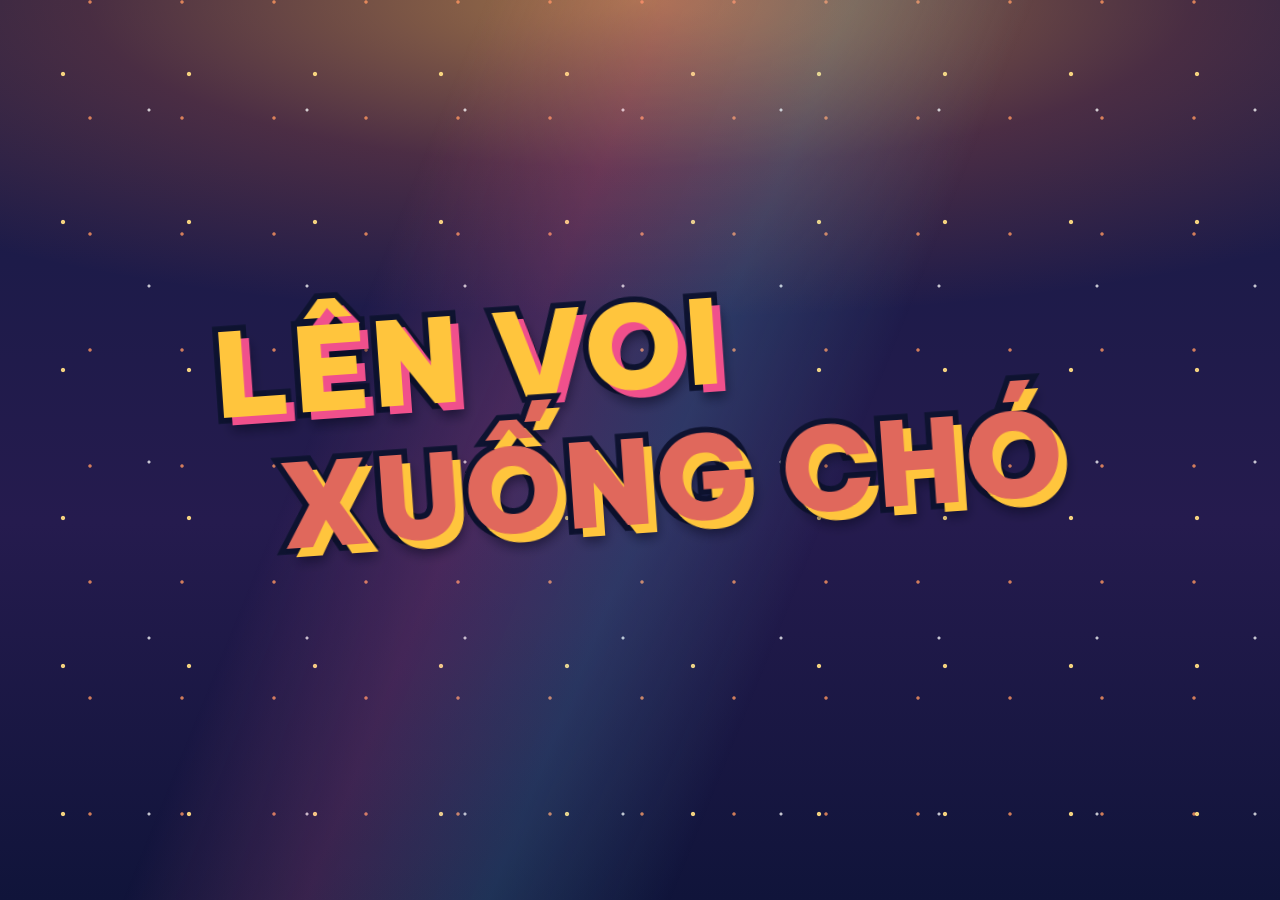
<file: index.html>
<!doctype html>
<html lang="vi">
<head>
<meta charset="utf-8">
<meta name="viewport" content="width=device-width, initial-scale=1, minimum-scale=1, maximum-scale=1, user-scalable=no, viewport-fit=cover">
<link rel="manifest" href="manifest.webmanifest">
<meta name="mobile-web-app-capable" content="yes">
<meta name="apple-mobile-web-app-capable" content="yes">
<meta name="apple-mobile-web-app-status-bar-style" content="black-translucent">
<meta name="apple-mobile-web-app-title" content="Lên Voi Xuống Chó">
<meta name="theme-color" content="#1B1F4A">
<link rel="apple-touch-icon" href="apple-touch-icon.png">
<link rel="icon" type="image/png" sizes="512x512" href="icon-512.png">
<link rel="icon" type="image/png" sizes="32x32" href="favicon-32.png">
<meta name="description" content="Cờ tỷ phú Việt Nam: gieo xúc xắc, mua đất, xây nhà, làm tỷ phú cùng bạn bè. Vào chơi cùng mình nhé!">
<title>Lên Voi Xuống Chó</title>

<!-- Khởi tạo môi trường mobile & font -->
<script src="./js/app-init.js"></script>

<!-- Giao diện chính và sảnh chờ -->
<link rel="stylesheet" href="./css/main.css">
<link rel="stylesheet" href="./css/lobby.css">
</head>
<body>

<script>document.body.classList.add('splash'); setTimeout(() => document.body.classList.remove('splash'), 9000);   /* lưới an toàn: nếu có lỗi thì phòng chờ vẫn hiện */</script>
<div id="app">
  <section id="home">
    <div class="cm">
      <header class="cmtop">
        <div class="logo" aria-label="Lên Voi Xuống Chó"><span>LÊN VOI</span><span>XUỐNG CHÓ</span></div>
        <div class="topr"><span class="lvpill" aria-label="Cấp độ">Cấp <b class="lvv">1</b><i><u class="lvbar"></u></i><small class="lvt">0/100</small></span>
        <div class="r2"><button class="coinpill sndpill" id="homeLb" data-go="lbd" aria-label="Bảng xếp hạng">🏆</button><button class="coinpill sndpill" id="homeDaily" aria-label="Điểm danh hằng ngày">📅<i class="qdot" hidden></i></button><button class="coinpill sndpill" id="homeQuest" aria-label="Nhiệm vụ">🎯<i class="qdot" hidden></i></button><button class="coinpill sndpill" id="homePals" data-go="pals" aria-label="Bạn bè">👥</button><button class="coinpill sndpill" id="homeFs" aria-label="Toàn màn hình" hidden>⛶</button><button class="coinpill sndpill" id="homeSnd" aria-label="Hệ thống">⚙️</button><button class="coinpill sndpill mailpill" id="homeMail" aria-label="Hộp thư">✉️<i class="mdot" hidden>0</i></button><button class="coinpill walpill" data-go="shop" aria-label="Xu và kim cương, mở cửa hàng">🪙 <b class="coinv">0</b><u></u>💎 <b class="gemv">0</b><i>+</i></button></div></div>
      </header>
      <button class="ticker" id="ticker" aria-label="Kênh thế giới: thông báo và tin tuyển người"><span class="tki">📢</span><span class="tkw"><span class="tkt" id="tkText"></span></span><span class="tkgo">Xem</span></button>
      <div class="cmgrid">
        <button class="pan pA" data-go="setup"><span class="pchar" data-av="0"></span><span class="ptitle">Chơi với máy</span><span class="bubble">Đấu với 1 đến 3 máy</span><span class="stk">VÔ!</span></button>
        <button class="pan pF pProf" id="homeProf" aria-label="Hồ sơ"><span class="pchar" data-av="1"></span><span class="ptitle" id="homeProfName">Hồ sơ</span><span class="bubble" id="homeProfSub">Cấp 1</span></button>
        <button class="pan pB" data-go="friend"><span class="pchar" data-av="2"></span><span class="ptitle">Chơi với bạn</span><span class="bubble">Phòng riêng có ID, mật khẩu</span></button>
        <button class="pan pC pShop" data-go="shop"><span class="pchar" data-av="3"></span><span class="ptitle">Cửa hàng</span><span class="bubble">Vật phẩm và trang phục</span><span class="stk s3">MỚI!</span></button>
        <button class="pan pE" data-go="rank"><span class="pchar" data-cup="1"></span><span class="ptitle">Xếp hạng</span><span class="bubble">Thắng lên điểm, leo hạng <b class="tierv">Đồng</b></span><span class="stk s2">POW!</span></button>
        <button class="guidebtn cont" id="contBtn" hidden>▶ Chơi tiếp</button>
        <button class="guidebtn" id="guideBtn" data-go="pals" aria-label="Bạn bè">👥 Bạn bè</button>
      </div>
    </div>
  </section>

  <section id="pals" hidden>
    <div class="cm frx">
      <button class="back" data-go="home">‹ Quay lại</button>
      <header class="cmtop"><h1 class="ctitle">Bạn bè</h1><span class="coinpill">🪙 <b class="coinv">0</b></span></header>
      <div class="frtabs" id="frTabs"><button class="on" data-t="mine">Bạn bè</button><button data-t="req">Lời mời <i class="frbadge" id="frBadge" hidden>0</i></button><button data-t="find">Tìm bạn</button></div>
      <div class="frme"><span>Mã kết bạn của bạn: <b id="frMyId">…</b></span><button class="btn primary shareEarn" id="frLink">✉️ Mời bạn chơi cùng</button></div>
      <div class="frsearch" id="frSearch" hidden><input id="frQ" maxlength="20" placeholder="Nhập tên hoặc ID" aria-label="Tìm bạn theo tên hoặc ID"><button class="btn primary" id="frGo">Tìm</button></div>
      <div id="frReal"></div>
      <div id="frList"></div>
    </div>
  </section>

  <section id="shop" hidden>
    <div class="cm">
      <button class="back" data-go="home">‹ Quay lại</button>
      <header class="cmtop"><span class="shopk" data-av="3" aria-hidden="true"></span><h1 class="ctitle">Cửa hàng</h1><span class="coinpill walpill">🪙 <b class="coinv">0</b><u></u>💎 <b class="gemv">0</b></span></header>
      <p class="sub">Mua đồ ở đây. Muốn xem đồ đã mua và chọn món mang vào ván thì mở Túi đồ trong Hồ sơ.</p>
      <div class="tag">📣 Loa thế giới</div>
      <div id="loaBox"></div>
      <div class="tag shtag gemtag">💎 Hàng kim cương</div>
      <p class="sub shsub">Món đẹp và hiếm, chỉ mua bằng kim cương.</p>
      <div id="gemGrid" class="rotgrid"></div>
      <div class="tag o shtag">⏰ Hàng theo giờ <em id="hrLeft"></em></div>
      <p class="sub shsub">5 tiếng đổi hàng một lần, mỗi lần 4 món, mỗi món mua tối đa 2 lần.</p>
      <div id="hrGrid" class="rotgrid"></div>
      <div class="tag g shtag">📅 Hàng tuần <em id="wkLeft"></em></div>
      <p class="sub shsub">Mỗi tuần 5 món, đổi vào sáng thứ Hai.</p>
      <div id="wkGrid" class="rotgrid"></div>
      <div id="oldShop" hidden><div id="packBar"></div><div id="shopGrid"></div><div id="fitGrid"></div><div id="avGrid"></div><div id="plGrid"></div></div>
      <div class="tag">Kim cương và xu</div>
      <p class="sub shsub">Xu và kim cương có từ nhiệm vụ và chơi game.</p>
      <div class="earn">
        <button class="ebtn shareEarn"><b>✉️ Mời bạn chơi cùng</b><small>Tính vào nhiệm vụ chia sẻ</small></button>
      </div>
      <div class="eggshop"><span class="eggi">🥚</span><div class="eggt"><b>Trứng thối</b><small>Ném vào bạn bè cho vui (hảo cảm −3). Đang có <b class="eggn">0</b></small></div><button class="btn primary" data-buyegg="1">1 quả · 10 🪙</button><button class="btn" data-buyegg="5">5 quả · 40 🪙</button></div>
    </div>
  </section>

  <section id="setup" hidden>
    <button class="back" data-go="home">‹ Quay lại</button>
    <h1>Chơi với máy</h1>
    <p class="sub">Đặt tên, chọn Người hoặc Máy.</p>
    <div class="panel" style="max-width:520px">
      <div id="slots"></div>
      <div class="lenrow"><button type="button" data-len="l">🏛️ Ván dài<small>60 vòng</small></button><button type="button" data-len="q">⚡ Ván nhanh<small>20 vòng</small></button></div>
      <div class="diffbox"><small class="difftag">Độ khó của máy</small><div class="diffrow"><button type="button" data-diff="1">😊 Dễ<small>Máy hiền</small></button><button type="button" data-diff="2">🙂 Trung bình<small>Biết dùng đồ</small></button><button type="button" data-diff="3">😈 Cao thủ<small>Tính kỹ</small></button></div></div>
      <p class="iqnote" id="iqNote"></p>
      <button class="btn primary" id="startBtn" style="width:100%;margin-top:6px">🎲 Vô chơi!</button>

    </div>
  </section>

  <section id="friend" hidden>
    <button class="back" data-go="home">‹ Quay lại</button>
    <h1>Chơi với bạn</h1>
    <div id="friendForm" style="max-width:520px">
      <div class="panel" id="crPanel">
        <div class="crhd"><i>🎲</i><span><b>Tạo phòng riêng</b><small>Bạn bè bấm ⚡ Vào nhanh là vào phòng luôn</small></span></div>
        <h2>Tạo phòng</h2>
        <label class="fl" hidden>Tên của bạn<input class="inp2" id="cName" maxlength="14" value="Bạn"></label>
        <div class="fl">Mật khẩu<div class="rlen rpwm"><button type="button" data-rpw="1">🔒 Có mật khẩu</button><button type="button" data-rpw="0" class="on">🔓 Không mật khẩu</button></div></div>
        <label class="fl" id="cPwL" hidden>Mật khẩu phòng<input class="inp2" id="cPw" maxlength="12" inputmode="numeric" placeholder="Ít nhất 2 số"></label>
        <div class="fl">Chế độ<div class="rlen"><button type="button" data-rlen="l" class="on">🏛️ Ván dài<small>60 vòng</small></button><button type="button" data-rlen="q">⚡ Ván nhanh<small>20 vòng</small></button></div></div>
        <p class="err" id="cErr"></p>
        <button class="btn primary" id="createRoom" style="width:100%">Tạo phòng</button>
      </div>
      <div class="panel rbrowse" id="roomBrowse"><div class="rbh"><b>🏠 Phòng đang mở</b><input class="inp2" id="rbQ" placeholder="ID phòng hoặc tên chủ phòng…" autocomplete="off"><button type="button" class="rbref" id="rbRef" aria-label="Tìm lại">↻</button><button type="button" class="rbquick" id="rbQuick">⚡ Vào nhanh</button></div><div id="rbList"><p class="say">Đang tải danh sách phòng…</p></div></div>
      <div class="panel" id="joinPanel" style="margin-top:10px" hidden>
        <h2>Vào phòng</h2>
        <label class="fl" hidden>Tên của bạn<input class="inp2" id="jName" maxlength="14" value="Bạn"></label>
        <label class="fl">ID phòng<input class="inp2" id="jId" inputmode="numeric" maxlength="5" placeholder="5 chữ số"></label>
        <label class="fl">Mật khẩu phòng<input class="inp2" id="jPw" maxlength="12" inputmode="numeric" placeholder="Bỏ trống nếu phòng không có"></label>
        <button class="btn" id="joinRoom" style="width:100%">Vào phòng</button>
      </div>
      <p class="err rberr" id="jErr"></p>
    </div>
    <div id="roomBox" class="panel" hidden>
      <div class="rbL">
        <h2>Phòng chờ</h2>
        <div class="rcode"><div class="roomid">ID phòng <b id="rId"></b></div><div class="roomid">Mật khẩu <b id="rPw"></b></div><div class="roomid rmode">Chế độ <b id="rMode"></b></div></div>
        <div class="rlen rmodesel" id="rModeSel" hidden><button type="button" data-rlm="l">🏛️ Ván dài</button><button type="button" data-rlm="q">⚡ Ván nhanh</button></div>
        <div class="rshare"><button class="btn primary" id="inviteIn">👥 Mời bạn</button><button class="btn" id="shareRoom">📤 Mời bạn bè</button><button class="btn" id="worldRoom">📢 Loa thế giới</button></div>
        <p class="demo" id="roomNote" hidden></p>
      </div>
      <div class="rbR">
        <div id="fSlots"></div>
        <label id="botFillL" class="fl" style="display:flex;align-items:center;gap:8px"><input type="checkbox" id="botFill" checked style="width:20px;height:20px"> Thêm máy chơi vào chỗ trống</label>
        <p class="err" id="sErr"></p>
        <div class="rbtns"><button class="btn primary" id="startRoom">Bắt đầu ván</button><button class="btn" id="leaveRoom">Thoát</button></div>
      </div>
      <div class="rbChat"><div class="lcList" id="lcList"><p class="lcEmpty">Chào cả phòng đi 👋</p></div><form class="lcIn" id="lcForm"><input id="lcText" maxlength="80" placeholder="Nhắn cho cả phòng…" autocomplete="off" enterkeyhint="send"><button class="btn primary" type="submit">Gửi</button></form>
      </div>
    </div>
  </section>

  <section id="world" hidden>
    <button class="back" data-go="home">‹ Quay lại</button>
    <h1>Chơi thế giới</h1>
    <p class="sub">Game tự ghép bạn với 3 người chơi khác đang tìm trận.</p>
    <div id="worldForm" class="panel" style="max-width:520px">
      <label class="fl">Tên của bạn<input class="inp2" id="wName" maxlength="14" value="Bạn"></label>
      <button class="btn primary" id="findBtn" style="width:100%">Tìm trận</button>
    </div>
    <div id="matchBox" class="panel" style="max-width:520px" hidden>
      <h2 id="mState">Đang tìm người chơi</h2>
      <div id="mSlots" style="margin:10px 0"></div>
      <p class="demo">Bản chơi thử này chưa kết nối mạng, nên ba đối thủ ghép được là máy đóng vai người chơi.</p>
      <button class="btn" id="cancelMatch" style="width:100%">Hủy tìm trận</button>
    </div>
  </section>

  <section id="lbd" hidden>
    <div class="lbx">
      <button class="lbback" data-go="home">‹ Quay lại</button>
      <div class="lbhero"><h1>BẢNG XẾP HẠNG</h1><div class="lbcup" data-cup="1"></div></div>
      <div class="lbtabs" id="lbTabs"><button class="lbtab on" data-t="lv">Cấp<small>Kinh nghiệm</small></button><button class="lbtab" data-t="fr">Bạn bè<small>Cấp độ</small></button><button class="lbtab" data-t="rk">Hạng<small>Điểm xếp hạng</small></button></div>
      <p class="lbnote" id="lbNote"></p>
      <div id="lbList"></div>
    </div>
  </section>
  <section id="rank" hidden>
    <div class="cm rkx">
      <div class="rkhero">
        <button class="back" data-go="home">‹ Quay lại</button>
        <div class="rkrays"></div><div class="rkslash s1"></div><div class="rkslash s2"></div>
        <div class="rkspeed"><i></i><i></i><i></i><i></i><i></i><i></i><i></i></div>
        <div class="rktop">
          <h1 class="rktitle"><span>XẾP</span><span>HẠNG</span></h1>
          <div class="rkcrew"><span class="rkch c2" data-av="2"></span><span class="rkch c1" data-av="1"></span><span class="rkch c3" data-av="3"></span><span class="rkch c0" data-av="0"></span></div>
        </div>
        <div class="rkmid">
          <div class="rkemb"><span class="rkburst"></span><span class="tieri" id="tierIcon">🥉</span><i class="spk a">✦</i><i class="spk b">✦</i><i class="spk c">✧</i></div>
          <div class="tierinf rkinfo"><b id="tierName">Hạng Đồng</b><small id="tierPts">0 điểm</small><i><u id="tierBar"></u></i><small id="tierNext"></small></div>
        </div>
        <div class="rkl"><i>🥉</i><i>🥈</i><i>🥇</i><i>💠</i><i>💎</i><i>👑</i></div>
        <span class="rkhint">🎁 Chạm để xem quà lên hạng</span>
      </div>
      <div class="rkpts" id="rkPts"></div><div class="rkgap">⚖️ Ghép trận cân sức: chỉ gặp người chơi chênh tối đa ±1 hạng</div><div class="rkladder" id="rkLadder"></div>
      <div class="weekbox rkweek"><em>⚡</em><div><small>Luật của tuần này</small><b id="wkName"></b><span id="wkDesc"></span></div></div>
      <div class="rktopbox" id="rkTop"><b>🏆 Top cao thủ</b><div id="rkTopL"><p class="say">Đang tải…</p></div></div>
      <div id="rankForm" class="panel rkgo">

        <button type="button" class="rkmode solo" id="rFindBtn"><i>⚔️</i><span><b>ĐẤU ĐƠN</b></span></button>
        <button type="button" class="rkmode duo" id="rFind2"><i>🤝</i><span><b>ĐẤU ĐÔI</b><small>Lập đội 2 vs 2</small></span></button>
      </div>
      <details class="rkmore"><summary>📜 Luật Xếp hạng nhanh</summary>
        <ul class="rkrules">
          <li>20 vòng, khoảng 15 phút. Vào ván có sẵn 600 và 3 ô đất</li>
          <li>Tiền thuê tăng 15% sau mỗi 5 vòng</li>
          <li>Hết vòng 10 và vòng 15, người có tổng tài sản thấp nhất bị loại</li>
          <li>Thắng ngay khi tổng tài sản chạm 3.000 hoặc có 2 huy hiệu đủ màu</li>
          <li>Mỗi 5 vòng có một sự kiện toàn bàn</li>
          <li>Người dẫn đầu bị truy nã: ai thu được tiền thuê của họ được thưởng thêm 50%</li>
          <li>Không dùng vật phẩm. Bỏ ván giữa chừng không được thưởng</li>
          <li>6 hạng: Đồng 0 · Bạc 150 · Vàng 400 · Bạch kim 800 · Kim cương 1300 · Huyền thoại 2000 điểm. Hạng càng cao, thua càng mất nhiều điểm</li>
          <li>Bạc và Vàng có bảo hộ: thua không bị rớt xuống hạng dưới</li>
          <li>Ghép trận chỉ gặp người chênh tối đa ±1 hạng</li>
          <li>Góc Đấu trường: thách đấu 1 đối thủ, mỗi bên gieo 1 viên, ai cao hơn cướp 15% tiền mặt của bên kia</li>
          <li>Góc Chợ đen: mua cưỡng ép 1 ô chưa xây nhà của đối thủ với giá 130%</li>
          <li>Góc Ngục tối: bị tịch thu 10% tiền mặt (tối đa 200) rồi bị giam</li>
          <li>Đấu đôi: đồng đội không trả tiền thuê cho nhau và gom màu chung. Đội nào có tổng tài sản chạm 5.000 trước thì thắng, không có loại người</li>
        </ul>
      </details>
      <div id="rkDuo" hidden><div class="rdbg"><i class="rdbolt a"></i><i class="rdbolt b"></i></div>
        <div class="rdtop"><b>🤝 ĐẤU ĐÔI</b><span>ID phòng: <em id="rdId">·····</em></span></div>
        <div class="rdstage"><div class="rdrow"><div id="rdMine"></div><div class="rdvs"><b>VS</b></div><div class="rdop"><div class="rdcard q"><i>?</i></div><div class="rdcard q"><i>?</i></div></div></div>
          <p id="rdNote"></p></div>
        <div class="rdside"><div class="rdsh">👥 Bạn bè <small id="rdCnt"></small></div><div class="rdfl" id="rdFr"></div>
          <div class="rdsb"><button type="button" class="rdbtn" id="rdWorld"><i>🌍</i>Rao Thế giới</button><button type="button" class="rdbtn" id="rdShare"><i>🔗</i>Gửi link</button></div></div>
        <div class="rdbot"><button type="button" class="rdout" id="rdCancel">‹ Rời phòng</button><button type="button" class="rdgo" id="rdStart">SẴN SÀNG</button></div>
        <button type="button" id="rdInv" hidden></button></div>
      <div id="rMatchBox" class="panel" hidden>
        <h2 id="rState">Đang tìm đối thủ cùng hạng</h2>
        <div id="rSlots" style="margin:10px 0"></div>
        <p class="demo">Đối thủ là máy đóng vai, cùng hạng hoặc chênh ±1 hạng.</p>
        <button class="btn" id="rCancel" style="width:100%">Hủy tìm trận</button>
      </div>
    </div>
  </section>

  <section id="pick" hidden>
    <div class="cm">
      <button class="back" data-go="home">‹ Quay lại</button>
      <header class="cmtop"><h1 class="ctitle">Chọn nhân vật</h1></header>
      <div id="pickGrid"></div>
      <div class="pkbar">Chọn một bạn để cùng lên đời!</div>
    </div>
  </section>

  <section id="game" hidden>
    <div id="stage">
      <div id="sky" aria-hidden="true"><div class="sk-day"><i class="sun"></i></div><div class="sk-dusk"><i class="sun set"></i></div><div class="sk-night"><i class="stars"></i><i class="stars s2"></i><i class="moon"></i><i class="ncl c1"></i><i class="ncl c2"></i></div><div class="sk-dawn"></div></div>
      <div id="scene"><div id="ground"></div><div id="board"></div></div>
      <div id="over" aria-hidden="true"><div id="glow"></div><div id="houses"></div><div id="toks"></div><div id="fx"></div></div>
      <div id="mid">
        <div id="status" class="turn"></div>
        <div id="diceTray"></div>
        <div id="sum"></div>
        <button class="orb roll" id="rollBtn" disabled>GIEO</button>
        <button class="orb done" id="endBtn" disabled>Xong</button>
      </div>
      <span class="pill" id="clockPill" title="Thời gian còn lại và số vòng"><b id="clock">60:00</b><small id="roundv">V1/40</small><button type="button" id="ffBtn" aria-label="Tua nhanh lượt của máy" title="Tua nhanh lượt của máy">⏩</button></span>
      <div id="top">
        <span class="pill" id="fundPill" title="Quỹ phúc lợi">🏦 <b id="fundv">100</b></span><button class="pill" id="suBtn" hidden aria-label="Bán công ty khởi nghiệp">🚀 <b id="suv">0</b></button>
        <button class="pill" id="quitBtn" disabled>Thoát</button><button class="pill ico" id="sndBtn" aria-label="Hệ thống">⚙️</button><button class="pill ico" id="pauseBtn" aria-label="Hệ thống">⚙️</button><button class="pill ico" id="ruleBtn" aria-label="Luật chơi">📖</button><span class="pill" id="micInd" hidden>🎤</span>
      </div>
      <div id="toast" aria-live="polite"></div>
      <div id="rot">Xoay ngang điện thoại để bàn cờ to hơn</div>
      <div id="players"></div>
      <div id="stash"></div>
      <button type="button" id="chatPrev" aria-label="Mở khung chat"><span id="chatPrevL"></span><i>⌃</i><em id="chatPrevDot" hidden></em></button>
      <button class="rbtn" id="cutBtn" hidden aria-label="Cắt điện nước của đối thủ">⚡<small>Cắt điện</small><i class="qdot" id="cutv" hidden></i></button>
      <button class="rbtn" id="questBtn" aria-label="Nhiệm vụ">🎯<small>Nhiệm vụ</small><i class="qdot" hidden></i></button>
      <button class="rbtn" id="bagBtn" aria-label="Mở túi đồ">🎒<small>Túi đồ</small></button>
      <button class="rbtn" id="chatBtn" aria-label="Mở trò chuyện">💬<small>Chat</small></button>
      <div class="sheet" id="sheetC" hidden>
        <div class="sh"><h2 id="chatTitle">💬 Tám chuyện</h2><button class="x" data-close="sheetC" aria-label="Đóng">✕</button></div>
        <div id="chatOn" hidden></div>
        <div class="ctabs" id="cTabs"><button class="on" data-ct="table">🎲 Ván</button><button data-ct="world">🌍 Thế giới</button><button data-ct="dm">💬 Bạn bè</button></div>
        <div id="chat" aria-live="polite"></div>
        <div id="quick"></div>
        <div id="emojis"></div>
        <div class="chatin"><input id="chatIn" maxlength="80" placeholder="Nhắn cho cả bàn" aria-label="Tin nhắn"><button class="btn" id="sendBtn">Gửi</button></div>
        <div id="kbd" hidden></div>
      </div>
    </div>
  </section>
</div>
<div id="modal" hidden><div class="dlg" role="dialog" aria-modal="true"><button id="mX" aria-label="Đóng">✕</button><h3 id="mTitle"></h3><div class="body" id="mBody"></div><div class="opts" id="mOpts"></div></div></div>

<!-- Script logic game -->
<script src="./js/data.js"></script>
<script src="./js/characters.js"></script>
<script src="./js/audio.js"></script>
<script src="./js/assets-data.js"></script>
<script src="./js/game.js"></script>
<script src="./js/onboarding.js"></script>
<script src="./js/extensions.js"></script>
</body>
</html>
</file>
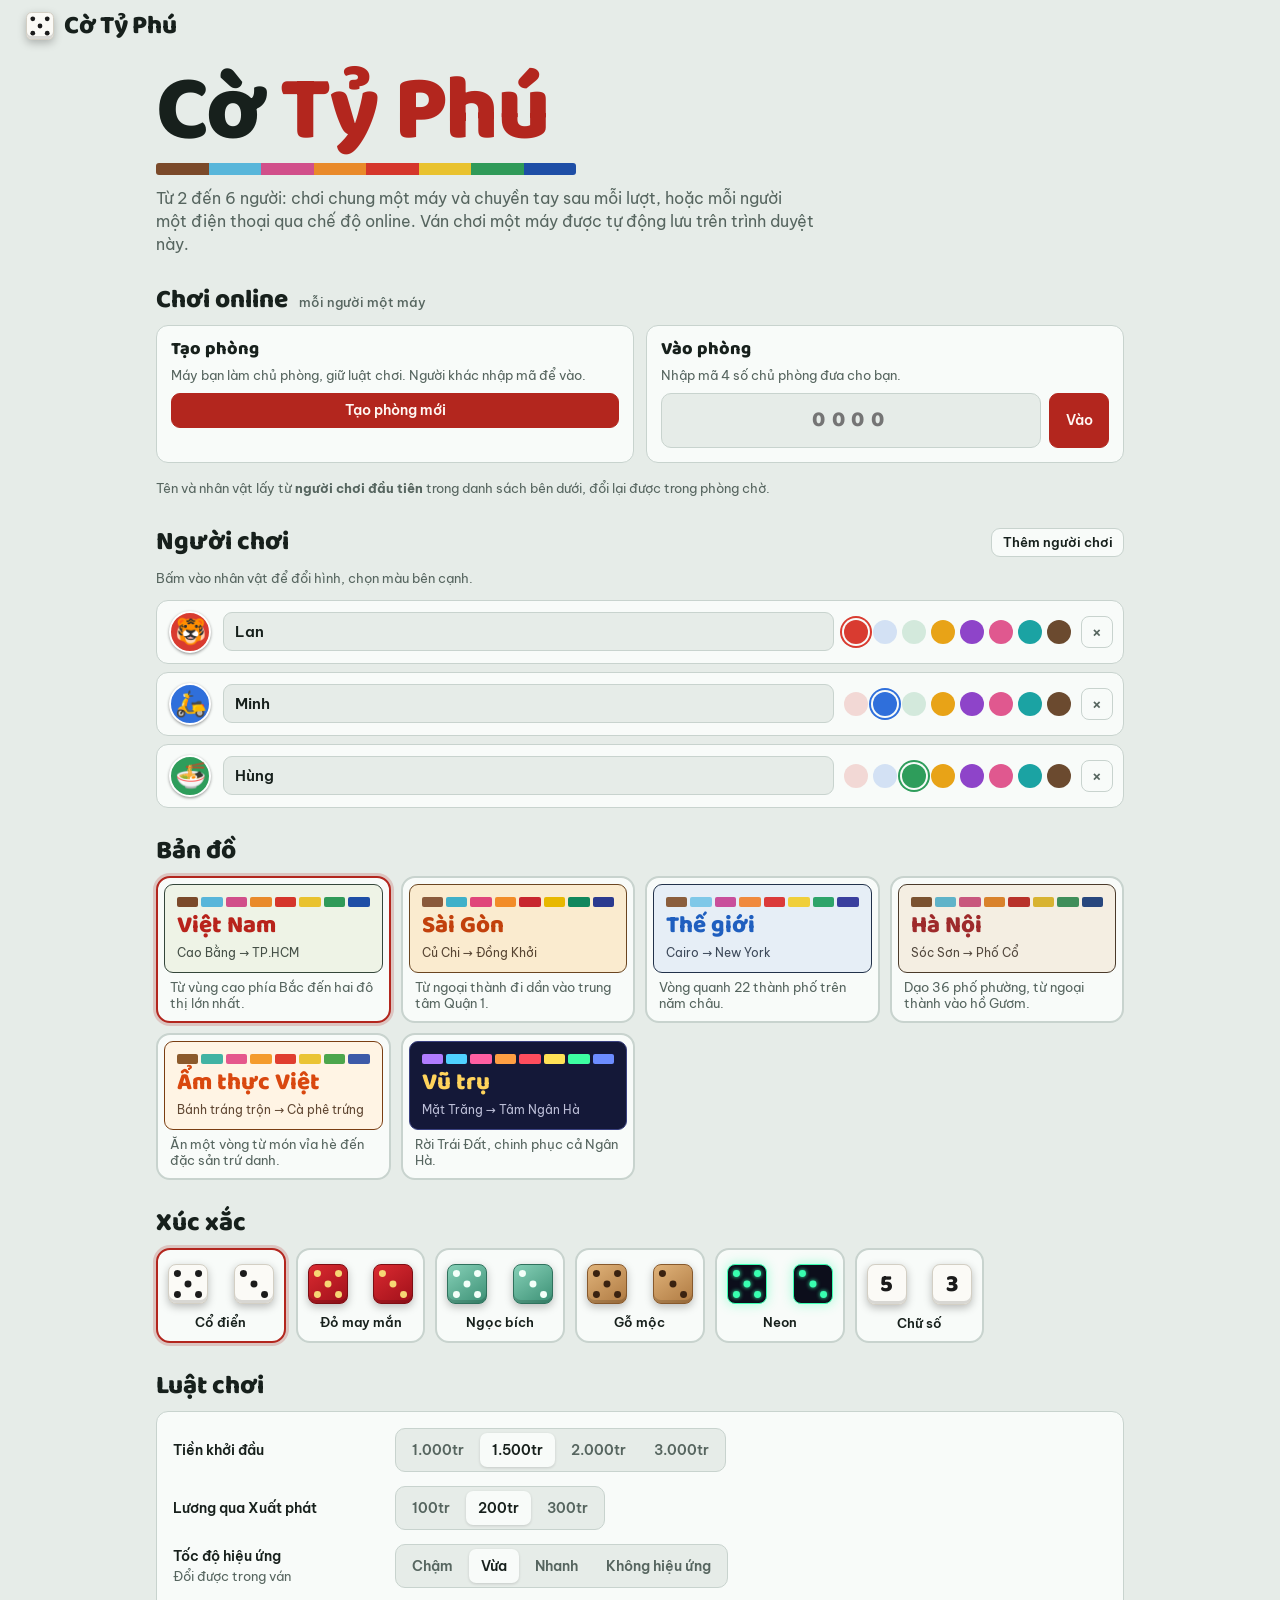
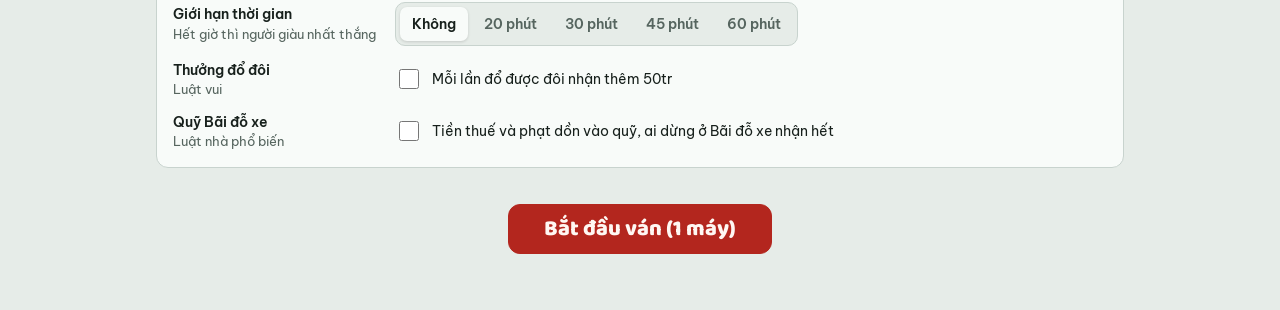
<file: co-ty-phu.html>
<!doctype html>
<html lang="vi">
<head>
<meta charset="utf-8">
<meta name="viewport" content="width=device-width,initial-scale=1,minimum-scale=1,maximum-scale=1,user-scalable=no,viewport-fit=cover">
<meta name="apple-mobile-web-app-capable" content="yes">
<meta name="mobile-web-app-capable" content="yes">
<meta name="theme-color" content="#E6ECE8">
<style>:root{color-scheme:light;padding-top:env(safe-area-inset-top,0px);padding-bottom:env(safe-area-inset-bottom,0px)}body{margin:0;font:14px system-ui,-apple-system,sans-serif}img{max-width:100%}[hidden]{display:none!important}</style>
<title>Cờ Tỷ Phú</title>
<link rel="apple-touch-icon" sizes="180x180" href="apple-touch-icon.png">
<link rel="icon" type="image/png" sizes="32x32" href="favicon-32.png">
<link rel="icon" type="image/png" sizes="16x16" href="favicon-16.png">
<link rel="icon" type="image/png" sizes="512x512" href="icon-512.png">
<link rel="shortcut icon" href="favicon.ico">
<meta name="apple-mobile-web-app-title" content="Cờ Tỷ Phú">
</head>
<body>
<link rel="preconnect" href="https://fonts.googleapis.com">
<link rel="preconnect" href="https://fonts.gstatic.com" crossorigin>
<link rel="stylesheet" href="https://fonts.googleapis.com/css2?family=Baloo+2:wght@600;700;800&family=Be+Vietnam+Pro:wght@400;500;600;700&display=swap">
<style>
/* Layout: the board is the hero (square, left); a ledger of players, title deed and log sits right, stacking under the board on phones */
:root{
  --bg:#E6ECE8; --surface:#F8FBF9; --ink:#17201C; --muted:#56655F; --line:#C8D3CE;
  --accent:#B3261E; --accent-ink:#FFF7F3; --danger:#B42318;
  --f-display:"Baloo 2","Trebuchet MS",system-ui,sans-serif;
  --f-body:"Be Vietnam Pro",system-ui,-apple-system,"Segoe UI",Roboto,sans-serif;
}
@media (prefers-color-scheme: dark){:root:not([data-theme="light"]){
  --bg:#0F1513; --surface:#17201D; --ink:#E3EBE7; --muted:#93A39D; --line:#2B3733;
  --accent:#E8594D; --accent-ink:#1C0705; --danger:#F97066; color-scheme:dark}}
:root[data-theme="dark"]{
  --bg:#0F1513; --surface:#17201D; --ink:#E3EBE7; --muted:#93A39D; --line:#2B3733;
  --accent:#E8594D; --accent-ink:#1C0705; --danger:#F97066; color-scheme:dark}

*{box-sizing:border-box}
/* not inherited, and scroll boxes (landscape centre panels) start a new chain -> set it everywhere */
*{touch-action:manipulation}
/* iOS enlarges text in landscape */
html{-webkit-text-size-adjust:100%;text-size-adjust:100%}
/* iOS zooms into inputs under 16px */
@media (pointer:coarse){input,select,textarea{font-size:16px!important}}
body{background:var(--bg);color:var(--ink);font-family:var(--f-body);font-size:14px;line-height:1.45}
button{font-family:inherit}
:focus-visible{outline:2px solid var(--accent);outline-offset:2px}

/* ---------- header ---------- */
.top{display:flex;align-items:center;justify-content:space-between;gap:10px;flex-wrap:wrap;max-width:1260px;margin:0 auto;padding-left:max(16px,env(safe-area-inset-left,0px));padding-right:max(16px,env(safe-area-inset-right,0px));padding-block:12px}
.brand{display:flex;align-items:center;gap:10px;font:800 26px/1 var(--f-display);letter-spacing:-.01em}
.brand .die{width:28px}
.top nav{display:flex;gap:6px;flex-wrap:wrap}

/* ---------- buttons ---------- */
.btn{font:600 14px/1.1 var(--f-body);padding:.66em 1.1em;border-radius:9px;border:1.5px solid var(--line);background:var(--surface);color:var(--ink);cursor:pointer;transition:transform .08s ease,background .15s}
.btn:hover:not(:disabled){transform:translateY(-1px)}
.btn:active:not(:disabled){transform:translateY(1px)}
.btn:disabled{opacity:.42;cursor:not-allowed}
.btn.primary{background:var(--accent);border-color:var(--accent);color:var(--accent-ink)}
.btn.danger{color:var(--danger);border-color:var(--danger);background:transparent}
.btn.ghost{background:transparent}
.btn.sm{font-size:13px;padding:.5em .8em}
.btn.xl{font:800 22px/1 var(--f-display);padding:.6em 1.6em;border-radius:12px}

/* ---------- game layout ---------- */
.layout{display:grid;grid-template-columns:minmax(0,1fr) 340px;gap:20px;max-width:1260px;margin:0 auto;padding-left:max(16px,env(safe-area-inset-left,0px));padding-right:max(16px,env(safe-area-inset-right,0px));padding-block:4px 36px;align-items:start}
.board-wrap{width:min(100%,max(540px,calc(100dvh - 92px)));min-width:0;justify-self:center}
@media (max-width:940px){.layout{grid-template-columns:minmax(0,1fr)}.board-wrap{width:100%;max-width:680px}.side{max-width:680px;width:100%;justify-self:center}}

.board{aspect-ratio:1;width:100%;container-type:inline-size;display:grid;
  grid-template-columns:1.6fr repeat(9,1fr) 1.6fr;grid-template-rows:1.6fr repeat(9,1fr) 1.6fr;
  gap:1px;background:var(--b-line);border:2px solid var(--b-line);border-radius:8px;overflow:hidden;
  box-shadow:0 18px 40px -22px rgba(0,0,0,.55),0 2px 0 rgba(0,0,0,.08)}
.tile{background:var(--b-bg);color:var(--b-ink);position:relative;display:flex;min-width:0;min-height:0;overflow:hidden;cursor:pointer;transition:filter .15s}
.tile:hover{filter:brightness(1.05) saturate(1.05)}
.tile.sel{box-shadow:inset 0 0 0 max(2px,.35cqi) var(--b-accent)}
.side-b{flex-direction:column}.side-t{flex-direction:column-reverse}
.side-l{flex-direction:row-reverse}.side-r{flex-direction:row}
.band{flex:0 0 22%;display:flex;align-items:center;justify-content:center}
.houses{display:flex;gap:.2cqi;align-items:flex-end;justify-content:center;filter:drop-shadow(0 0 1px rgba(255,255,255,.95)) drop-shadow(0 1px 0 rgba(0,0,0,.55))}
.side-l .houses,.side-r .houses{flex-direction:column;align-items:center}
.house{display:block;width:1.6cqi;height:1.8cqi;min-width:6px;min-height:7px;
  background:linear-gradient(#17683A 0 42%,#3BBE71 42%);clip-path:polygon(50% 0,100% 42%,100% 100%,0 100%,0 42%)}
.hotel{display:block;width:4.6cqi;height:2.3cqi;min-width:16px;min-height:8px;
  background:repeating-linear-gradient(90deg,transparent 0 12%,#FFE39A 12% 22%) 0 70%/100% 26% no-repeat,linear-gradient(#8E1B14 0 32%,#DE3B2F 32%);
  clip-path:polygon(0 32%,50% 0,100% 32%,100% 100%,0 100%)}
.side-l .hotel,.side-r .hotel{width:2.4cqi;height:3.8cqi;min-width:9px;min-height:14px}
.house.drop,.hotel.drop{animation:drop .6s cubic-bezier(.3,1.5,.5,1)}
@keyframes drop{0%{transform:translateY(-320%) scale(.5);opacity:0}45%{opacity:1}100%{transform:none}}
.tile.thud{animation:thud .5s ease-out}
@keyframes thud{25%{filter:brightness(1.25)}}
.tile.can-cash{box-shadow:inset 0 0 0 max(2px,.4cqi) #E5484D;animation:cash 0.9s ease-in-out infinite;z-index:1}
@keyframes cash{50%{box-shadow:inset 0 0 0 max(4px,.7cqi) #E5484D,inset 0 0 2.4cqi rgba(229,72,77,.55);filter:brightness(1.12)}}
.tile.can-build{box-shadow:inset 0 0 0 max(2px,.4cqi) #F5C542;animation:glow 1.2s ease-in-out infinite;z-index:1}
@keyframes glow{50%{box-shadow:inset 0 0 0 max(3px,.6cqi) #F5C542,inset 0 0 2.4cqi rgba(245,197,66,.55)}}
.tile.dim{filter:saturate(.3) brightness(.9);opacity:.75}
.bb{position:absolute;left:50%;top:50%;transform:translate(-50%,-50%);z-index:3;white-space:nowrap;pointer-events:none;
  font:800 max(9px,1.3cqi)/1 var(--f-display);background:#F5C542;color:#3A2600;padding:.35cqi .55cqi;border-radius:.6cqi;box-shadow:0 2px 0 #B7861A}
.tprice.rent{opacity:1;background:var(--oc);color:var(--oi);font-weight:700;border-radius:.45cqi;padding:.1cqi .45cqi}
.tprice.mortl{font-style:italic}
.tile.bought .own{animation:ownIn .5s cubic-bezier(.3,1.5,.5,1)}
@keyframes ownIn{from{transform:scale(0)}}
.tinfo{flex:1;display:flex;flex-direction:column;align-items:center;justify-content:space-between;gap:.3cqi;padding:.55cqi .35cqi;text-align:center;min-width:0;min-height:0}
.tname{font-size:1.25cqi;line-height:1.08;font-weight:600;overflow-wrap:anywhere;text-wrap:balance}
.tprice{font-size:1.15cqi;font-variant-numeric:tabular-nums;opacity:.78;white-space:nowrap}
.ticon{display:block;width:3.2cqi;height:3.2cqi;color:var(--b-accent)}
.ticon svg{width:100%;height:100%;fill:currentColor;display:block}
.side-l .ticon,.side-r .ticon{width:2.5cqi;height:2.5cqi}
.tart{display:block;flex:none;width:4.4cqi;height:4.4cqi;color:color-mix(in srgb,var(--tc,var(--b-ink)) 78%,var(--b-ink));opacity:.92}
.tart svg{display:block;width:100%;height:100%;fill:none;stroke:currentColor;stroke-width:1.9;stroke-linecap:round;stroke-linejoin:round}
.side-l .tart,.side-r .tart{width:3.6cqi;height:3.6cqi}
.tile.owned-t .tart{opacity:1}
.t-station .ticon,.t-util .ticon{color:var(--b-ink)}
.own{position:absolute;background:transparent}
.side-b .own{left:0;right:0;bottom:0;height:.75cqi}
.side-t .own{left:0;right:0;top:0;height:.75cqi}
.side-l .own{top:0;bottom:0;left:0;width:.75cqi}
.side-r .own{top:0;bottom:0;right:0;width:.75cqi}
.tile.mort .tinfo,.tile.mort .band{opacity:.4}
.tile.mort::after{content:"";position:absolute;inset:0;pointer-events:none;
  background:repeating-linear-gradient(135deg,transparent 0 .8cqi,color-mix(in srgb,var(--b-ink) 14%,transparent) .8cqi 1.05cqi)}
.corner{flex-direction:column;align-items:center;justify-content:center;gap:.4cqi;text-align:center;padding:.8cqi}
.corner .ticon{width:4.6cqi;height:4.6cqi}
.corner .cl{font:800 1.75cqi/1 var(--f-display);text-transform:uppercase;letter-spacing:.02em}
.corner .cs{font-size:1.15cqi;opacity:.75}
.c-jail .ticon svg,.c-park .ticon svg{fill:none;stroke:currentColor;stroke-width:2}
.corner .toks{align-content:flex-start;justify-content:flex-start}
.toks{position:absolute;inset:0;overflow:visible;display:flex;flex-wrap:wrap;align-items:center;align-content:center;justify-content:center;gap:1px;pointer-events:none;padding:2px}
@container (max-width:560px){
  .tname,.corner .cs{display:none}
  .tart{width:5cqi;height:5cqi}
  .tinfo{justify-content:center}
  .tprice{font-size:max(7px,1.5cqi)}
  .corner .cl{font-size:max(7px,1.9cqi)}
}

/* tokens */
.tok{--sz:max(15px,3.2cqi);width:var(--sz);height:var(--sz);border-radius:50%;background:var(--pc);display:inline-grid;place-items:center;
  font-size:calc(var(--sz)*.6);line-height:1;border:2px solid #fff;box-shadow:0 1px 3px rgba(0,0,0,.4);flex:none;position:relative}
.toks .tok.cur{--sz:max(24px,5cqi);z-index:2;animation:bob 1.1s ease-in-out infinite;box-shadow:0 0 0 3px #F5C542,0 0 12px 3px rgba(245,197,66,.8),0 3px 8px rgba(0,0,0,.5)}
.toks .tok.jailed{border-style:dashed;filter:saturate(.6)}
@keyframes bob{50%{transform:translateY(-16%)}}

/* center of board */
.center{grid-row:2/11;grid-column:2/11;background:var(--b-center);color:var(--b-ink);display:flex;flex-direction:column;align-items:center;justify-content:center;
  gap:max(6px,1.5cqi);padding:max(8px,2.2cqi);text-align:center;position:relative;overflow:hidden;min-width:0;min-height:0}
.c-title{display:grid;gap:.4cqi;justify-items:center}
.c-kicker{font:700 max(9px,1.2cqi)/1 var(--f-body);letter-spacing:.24em;text-transform:uppercase;opacity:.65}
.c-name{font:800 max(22px,6cqi)/.92 var(--f-display);color:var(--b-accent);letter-spacing:-.01em;text-wrap:balance}
.c-turn{display:flex;align-items:center;gap:max(8px,1.2cqi);background:var(--b-bg);padding:max(4px,.7cqi) max(12px,1.8cqi) max(4px,.7cqi) max(4px,.7cqi);border-radius:999px;border:1px solid var(--b-line)}
.c-turn .tok{--sz:max(28px,4.4cqi)}
.c-who{display:grid;text-align:left;line-height:1.15}
.c-who b{font-size:max(13px,1.9cqi)}
.c-who span{font-size:max(12px,1.6cqi);font-variant-numeric:tabular-nums;opacity:.85}
.tag{font:700 max(10px,1.3cqi)/1 var(--f-body);text-transform:uppercase;letter-spacing:.08em;padding:.35em .6em;border-radius:5px;background:var(--b-ink);color:var(--b-bg)}
.c-msg{margin:0;font-size:max(12px,1.7cqi);max-width:58cqi;line-height:1.35;min-height:2.7em;text-wrap:balance}
.c-warn{margin:0;font-size:max(12px,1.6cqi);font-weight:700;max-width:58cqi}
.card-pop{background:var(--b-bg);border:2px solid var(--b-accent);border-radius:10px;padding:max(8px,1.3cqi) max(12px,2cqi);max-width:min(100%,58cqi);animation:pop .28s ease-out;box-shadow:0 4px 0 color-mix(in srgb,var(--b-accent) 30%,transparent)}
.card-k{font:800 max(12px,1.6cqi)/1 var(--f-display);letter-spacing:.1em;text-transform:uppercase;color:var(--b-accent)}
.card-pop p{margin:.35em 0 0;font-size:max(12px,1.7cqi);line-height:1.35}
.cardfx{position:fixed;inset:0;z-index:60;display:grid;place-items:center;pointer-events:none;background:rgba(8,12,10,.35);animation:fade .2s ease-out;perspective:900px}
.cardfx.out{animation:fxout .3s ease-in forwards}
@keyframes fxout{to{opacity:0}}
.cf-card{width:min(260px,60vw,52vh);aspect-ratio:5/7;position:relative;transform-style:preserve-3d;animation:cfin .9s cubic-bezier(.3,1.3,.5,1) forwards}
@keyframes cfin{0%{transform:translateY(60vh) rotateY(0) scale(.5)}45%{transform:translateY(0) rotateY(0) scale(1)}100%{transform:rotateY(180deg)}}
.cf-face{position:absolute;inset:0;border-radius:14px;backface-visibility:hidden;display:grid;place-items:center;text-align:center;box-shadow:0 18px 40px -10px rgba(0,0,0,.6);border:3px solid #fff}
.cf-back{background:repeating-linear-gradient(45deg,rgba(255,255,255,.12) 0 10px,transparent 10px 20px),var(--cfc);color:#fff}
.cf-back svg{width:45%;height:45%;fill:currentColor}
.cf-front{transform:rotateY(180deg);background:#FFFBEF;color:#2A2118;align-content:center;gap:10px;padding:16px;border-color:var(--cfc)}
.cf-front .ck{font:800 clamp(14px,4vh,20px)/1 var(--f-display);letter-spacing:.08em;text-transform:uppercase;color:var(--cfc)}
.cf-front .ci{width:44px;height:44px;color:var(--cfc);margin:0 auto}.cf-front .ci svg{width:100%;height:100%;fill:currentColor}
.cf-front p{margin:0;font-size:clamp(13px,3.6vh,16px);line-height:1.35}

@keyframes pop{from{transform:scale(.85) rotate(-2deg);opacity:0}}
.c-actions{display:flex;gap:max(6px,1.1cqi);flex-wrap:wrap;justify-content:center}
.center .btn{font-size:max(13px,1.75cqi);background:var(--b-bg);color:var(--b-ink);border-color:var(--b-line)}
.center .btn.primary{background:var(--b-accent);border-color:var(--b-accent);color:var(--b-accent-ink);box-shadow:0 3px 0 color-mix(in srgb,var(--b-accent) 55%,#000)}
.center .btn.danger{color:#D93A3A;border-color:#D93A3A;background:transparent}

/* dice */
.dice-row{display:flex;gap:max(8px,2cqi);justify-content:center}
.die{width:max(38px,8.4cqi);aspect-ratio:1;border-radius:20%;display:block;padding:0;box-sizing:border-box;
  box-shadow:inset 0 -3px 0 rgba(0,0,0,.14),0 3px 8px rgba(0,0,0,.25);flex:none}
.die svg{display:block;width:100%;height:100%;overflow:visible}
.pip.on{fill:var(--pip)}
.die.digit{display:grid;place-items:center;grid-template:none;padding:0}
.die.digit b{font:800 calc(1em + 0px) var(--f-display);font-size:inherit}
.dice-row .die.digit{font-size:max(24px,5.4cqi)}
.dice-row.rolling .die{animation:shake .14s linear infinite}
.dice-row.landed .die{animation:land .3s ease-out}
.dsum{align-self:center;font:800 max(20px,4.6cqi)/1 var(--f-display);color:var(--b-accent);animation:sumpop .45s cubic-bezier(.3,1.6,.5,1);white-space:nowrap}
@keyframes sumpop{from{transform:scale(0);opacity:0}}
.tile.dest{z-index:2;animation:destblink .5s ease-in-out infinite alternate}
@keyframes destblink{from{box-shadow:inset 0 0 0 max(2px,.35cqi) #F5C542}to{box-shadow:inset 0 0 0 max(4px,.7cqi) #F5C542,inset 0 0 3cqi rgba(245,197,66,.85);filter:brightness(1.15)}}
@keyframes shake{25%{transform:rotate(-14deg) translateY(-8%)}75%{transform:rotate(12deg) translateY(4%)}}
@keyframes land{40%{transform:scale(1.12)}}
[data-dice="classic"] .die{background:#FBFAF6;--pip:#1B1B1B;color:#1B1B1B;border:1px solid #D3CFC4}
[data-dice="lucky"] .die{background:linear-gradient(145deg,#DA2A30,#A0101A);--pip:#F7D774;color:#F7D774;border:1px solid #7E0D13}
[data-dice="jade"] .die{background:linear-gradient(145deg,#86D0B7,#3C9075);--pip:#F4FFF9;color:#F4FFF9;border:1px solid #2F725D}
[data-dice="wood"] .die{background:linear-gradient(145deg,#E0B37A,#AF7A42);--pip:#3A2210;color:#3A2210;border:1px solid #87592C}
[data-dice="neon"] .die{background:#0C0E1B;--pip:#39FFB0;color:#39FFB0;border:1.5px solid #39FFB0;box-shadow:0 0 12px rgba(57,255,176,.45)}
[data-dice="neon"] .pip.on{filter:drop-shadow(0 0 2px #39FFB0)}
[data-dice="digit"] .die{background:#FBFAF6;color:#1B1B1B;border:1px solid #D3CFC4}

/* ---------- side ledger ---------- */
.side{display:grid;gap:14px;min-width:0}
.panel{background:var(--surface);border:1px solid var(--line);border-radius:12px;padding:14px;min-width:0}
.panel h3{margin:0 0 10px;font:700 11.5px/1 var(--f-body);letter-spacing:.14em;text-transform:uppercase;color:var(--muted)}
.ph{display:flex;justify-content:space-between;align-items:center;gap:8px;margin-bottom:10px}
.ph h3{margin:0}
.plist{list-style:none;margin:0;padding:0;display:grid;gap:4px}
.plist li{display:grid;grid-template-columns:auto minmax(0,1fr) auto;gap:10px;align-items:center;padding:8px;border-radius:9px}
.plist li.cur{background:color-mix(in srgb,var(--accent) 9%,var(--surface));box-shadow:inset 0 0 0 1.5px color-mix(in srgb,var(--accent) 45%,transparent)}
.plist li.out{opacity:.45}
.plist li.out b{text-decoration:line-through}
.plist .tok,.rank .tok{--sz:32px}
.pmeta{min-width:0;display:grid}
.pmeta b{font-size:15px;overflow:hidden;text-overflow:ellipsis;white-space:nowrap}
.pstat{font-size:12px;color:var(--muted)}
.chips{display:flex;flex-wrap:wrap;gap:2px;margin-top:4px}
.chips i{width:8px;height:11px;border-radius:2px;display:block}
.chips i.m{opacity:.3}
.pmoney{font:700 16px/1 var(--f-body);font-variant-numeric:tabular-nums}
.pmoney.neg{color:var(--danger)}
.pot{margin-top:10px;padding-top:10px;border-top:1px dashed var(--line);font-size:13px;color:var(--muted)}
.pot b{color:var(--ink);font-variant-numeric:tabular-nums}
.hint{color:var(--muted);font-size:13px;margin:0}
.deed{border:1px solid var(--line);border-radius:10px;overflow:hidden}
.deed-head{padding:10px 12px;display:grid;gap:3px;text-align:center}
.deed-head span{font:700 10.5px/1 var(--f-body);letter-spacing:.2em;text-transform:uppercase;opacity:.85}
.deed-head b{font:800 23px/1.05 var(--f-display)}
.buydlg{max-width:340px;gap:12px;animation:pop .3s cubic-bezier(.3,1.4,.5,1)}
.buydlg .deed{box-shadow:0 10px 24px -12px rgba(0,0,0,.45)}
.buy-k{margin:0;text-align:center;font:700 13px/1 var(--f-body);letter-spacing:.08em;text-transform:uppercase;color:var(--muted)}
.buy-m{margin:0;text-align:center;font-size:13px;color:var(--muted)}
.buydlg .dlg-act .btn{flex:1}
.buydlg .dnote{display:none}
@media (orientation:landscape) and (max-height:540px){.buydlg{padding:12px;gap:8px;max-width:320px}.buydlg .deed table{font-size:11.5px}.buydlg .deed td{padding:2px 10px}}
.deed table{width:100%;border-collapse:collapse;font-size:13px}
.deed td{padding:4px 12px}
.deed td:last-child{text-align:right;font-variant-numeric:tabular-nums;font-weight:600}
.deed tr.hl td{background:color-mix(in srgb,var(--accent) 12%,transparent);font-weight:700}
.deed tr.sep td{border-top:1px solid var(--line)}
.deed .dnote{padding:8px 12px;font-size:13px;color:var(--muted);border-top:1px solid var(--line)}
.owner{display:flex;align-items:center;gap:8px;margin-top:10px;font-size:13px}
.owner .tok{--sz:22px;border-width:1.5px}
.manage{display:flex;flex-wrap:wrap;gap:6px;margin-top:10px}
.log{list-style:none;margin:0;padding:0;max-height:260px;overflow:auto;display:grid;gap:7px;font-size:13px}
.log li{display:grid;grid-template-columns:8px minmax(0,1fr);gap:8px;align-items:baseline}
.log li i{width:8px;height:8px;border-radius:50%;display:block;background:var(--muted)}
.log li:first-child{font-weight:600}

/* ---------- setup ---------- */
.setup{max-width:1000px;margin:0 auto;padding-left:max(16px,env(safe-area-inset-left,0px));padding-right:max(16px,env(safe-area-inset-right,0px));padding-block:8px 56px;display:grid;gap:30px}
.s-hero{display:grid;gap:12px;padding-top:12px}
.s-hero h1{margin:0;font:800 clamp(46px,9vw,92px)/.86 var(--f-display);letter-spacing:-.02em;text-wrap:balance}
.s-hero h1 em{font-style:normal;color:var(--accent)}
.s-strip{display:flex;height:12px;border-radius:3px;overflow:hidden;max-width:420px}
.setup>*,.s-hero>*{min-width:0}
.s-strip i{flex:1}
.s-hero p{margin:0;max-width:60ch;font-size:16px;color:var(--muted)}
.s-hero .row{display:flex;gap:8px;flex-wrap:wrap}
.setup section{display:grid;gap:12px}
.setup h2{margin:0;font:800 26px/1 var(--f-display)}
.s-h{display:flex;justify-content:space-between;align-items:center;gap:10px;flex-wrap:wrap}
.s-go{display:flex;justify-content:center;padding-top:6px}

.peditor{display:grid;gap:8px}
.prow{display:grid;grid-template-columns:auto minmax(0,1fr) auto auto;gap:10px;align-items:center;background:var(--surface);border:1px solid var(--line);border-radius:12px;padding:8px 10px}
.prow.out{opacity:.5}
.tokbtn{background:none;border:0;padding:2px;cursor:pointer;border-radius:50%}
.tokbtn .tok{--sz:42px}
.pname{font:600 15px var(--f-body);padding:9px 11px;border-radius:9px;border:1px solid var(--line);background:var(--bg);color:var(--ink);min-width:0;width:100%}
.swatches{display:flex;gap:5px;flex-wrap:wrap}
.sw{width:24px;height:24px;border-radius:50%;background:var(--c);border:0;cursor:pointer;padding:0}
.sw.on{box-shadow:0 0 0 2px var(--surface),0 0 0 4px var(--c)}
.sw:disabled{opacity:.18;cursor:not-allowed}
.x{width:32px;height:32px;border-radius:8px;border:1px solid var(--line);background:transparent;color:var(--muted);font-size:20px;line-height:1;cursor:pointer}
.picker{background:var(--bg);border:1px solid var(--line);border-radius:12px;padding:12px;display:grid;gap:10px;margin-top:-4px}
.pk{display:grid;grid-template-columns:84px minmax(0,1fr);gap:10px;align-items:center}
.pk-n{font:700 11px/1.2 var(--f-body);letter-spacing:.12em;text-transform:uppercase;color:var(--muted)}
.pk-g{display:flex;flex-wrap:wrap;gap:4px}
.pk-t{width:40px;height:40px;font-size:22px;line-height:1;border-radius:9px;border:2px solid transparent;background:var(--surface);cursor:pointer;padding:0}
.pk-t.on{border-color:var(--accent)}
.pk-t:disabled{opacity:.22;cursor:not-allowed}
@media (max-width:600px){.prow{grid-template-columns:auto minmax(0,1fr) auto}.swatches{grid-column:1/-1;order:5}.pk{grid-template-columns:1fr}}

.skins{display:grid;grid-template-columns:repeat(auto-fill,minmax(200px,1fr));gap:10px}
.skin{text-align:left;border:2px solid var(--line);border-radius:14px;padding:6px;background:var(--surface);cursor:pointer;display:grid;gap:6px;color:var(--ink)}
.skin.on{border-color:var(--accent);box-shadow:0 0 0 3px color-mix(in srgb,var(--accent) 20%,transparent)}
.sk-board{background:var(--b-bg);color:var(--b-ink);border-radius:9px;padding:12px;display:grid;gap:7px;border:1px solid var(--b-line)}
.sk-chips{display:flex;gap:3px}
.sk-chips i{flex:1;height:10px;border-radius:2px}
.sk-name{font:800 24px/1 var(--f-display);color:var(--b-accent)}
.sk-sample{font-size:12px;opacity:.8}
.sk-sub{font-size:12.5px;color:var(--muted);padding:0 6px 4px}
.dopts{display:grid;grid-template-columns:repeat(auto-fill,minmax(128px,1fr));gap:10px}
.dopt{border:2px solid var(--line);border-radius:14px;background:var(--surface);color:var(--ink);cursor:pointer;display:grid;justify-items:center;gap:10px;padding:14px 8px 10px;font:600 13px var(--f-body)}
.dopt.on{border-color:var(--accent);box-shadow:0 0 0 3px color-mix(in srgb,var(--accent) 20%,transparent)}
.dice-row.sm .die{width:40px}
.dice-row.sm .die.digit{font-size:24px}
.brand .die.digit{font-size:17px}
.rules{display:grid;gap:14px;background:var(--surface);border:1px solid var(--line);border-radius:12px;padding:16px}
.rule{display:grid;grid-template-columns:210px minmax(0,1fr);gap:12px;align-items:center}
.rule > span{font-weight:600}
.rule small{display:block;font-weight:400;color:var(--muted);font-size:12.5px}
@media (max-width:600px){.rule{grid-template-columns:1fr;gap:6px}}
.seg{display:inline-flex;flex-wrap:wrap;gap:4px;background:var(--bg);padding:4px;border-radius:10px;border:1px solid var(--line);justify-self:start}
.seg button{border:0;background:transparent;padding:8px 12px;border-radius:7px;font:600 14px var(--f-body);color:var(--muted);cursor:pointer;font-variant-numeric:tabular-nums}
.seg button.on{background:var(--surface);color:var(--ink);box-shadow:0 1px 3px rgba(0,0,0,.14)}
.switch{display:inline-flex;align-items:center;gap:10px;cursor:pointer;justify-self:start}
.switch input{width:20px;height:20px;accent-color:var(--accent)}

/* ---------- modal ---------- */
.overlay{position:fixed;inset:0;background:rgba(8,12,10,.58);display:grid;place-items:center;padding:16px;z-index:50;animation:fade .15s ease-out}
@keyframes fade{from{opacity:0}}
.dlg{background:var(--surface);color:var(--ink);border-radius:16px;max-width:520px;width:100%;max-height:calc(100dvh - 32px);overflow:auto;padding:22px;border:1px solid var(--line);box-shadow:0 24px 60px -20px rgba(0,0,0,.5);display:grid;gap:16px}
.dlg.wide{max-width:780px}
.dlg h2{margin:0;font:800 28px/1 var(--f-display)}
.dlg h3{margin:0 0 8px;font:700 11.5px/1 var(--f-body);letter-spacing:.14em;text-transform:uppercase;color:var(--muted)}
.dlg p{margin:0}
.dlg-h{display:flex;justify-content:space-between;align-items:center;gap:10px}
.dlg-act{display:flex;gap:8px;flex-wrap:wrap;justify-content:flex-end}
.rank{list-style:none;margin:0;padding:0;display:grid;gap:6px}
.rank li{display:grid;grid-template-columns:28px auto minmax(0,1fr) auto;gap:10px;align-items:center;padding:8px 10px;border-radius:10px;background:var(--bg)}
.rank li:first-child{background:color-mix(in srgb,var(--accent) 12%,var(--bg))}
.rank .rk{font:800 20px/1 var(--f-display);color:var(--muted);text-align:center}
.rank li:first-child .rk{color:var(--accent)}
.rank b{overflow:hidden;text-overflow:ellipsis;white-space:nowrap}
.rank .rw{font-weight:700;font-variant-numeric:tabular-nums}


/* ---------- phone landscape (iPhone 17: 874×402): the board fills the screen; players sit in the board centre; deed, log and menu slide in from the right ---------- */
.mini,.cpl,.x-sheet{display:none}
.c-msgs{display:grid;gap:max(6px,1.2cqi);justify-items:center}
@media (orientation:landscape) and (max-height:540px){
  :root{--h:calc(100dvh - env(safe-area-inset-top,0px) - env(safe-area-inset-bottom,0px));
    --gut-l:max(8px,env(safe-area-inset-left,0px));--gut-r:max(8px,env(safe-area-inset-right,0px))}
  body[data-view="game"]{overflow:hidden}
  body[data-view="game"] .top{display:none}
  .layout{display:block;max-width:none;height:var(--h);padding-left:var(--gut-l);padding-right:var(--gut-r);padding-block:4px}
  .board-wrap{width:100%;height:100%;max-width:none}
  .board{width:100%;height:100%;aspect-ratio:auto;container-type:size;border-radius:6px;border-width:1.5px}
  /* even tiles on a short, wide board: taller top/bottom rows and slimmer side columns, taken from the centre */
  .board{--ch:clamp(52px,calc(var(--h)*.15),64px);--cb:clamp(44px,calc(var(--h)*.13),52px);--cw:clamp(96px,13vw,124px);
    grid-template-columns:var(--cw) repeat(9,minmax(0,1fr)) var(--cw);grid-template-rows:var(--ch) repeat(9,minmax(0,1fr)) var(--cb)}

  /* tiles in fixed px so they stay legible on a short, wide board */
  .tinfo{padding:2px 2px 3px;gap:1px}
  .tname{display:block;font-size:8.5px;line-height:1.08}
  .tprice{font-size:8.5px}
  .tinfo{justify-content:space-between}
  .side-l .tinfo,.side-r .tinfo{justify-content:center;gap:0}
  .side-l .tname,.side-r .tname{white-space:nowrap;overflow:hidden;text-overflow:ellipsis;max-width:100%}
  .ticon{width:13px;height:13px}
  .side-l .tinfo,.side-r .tinfo{display:grid;grid-template-columns:auto minmax(0,auto);justify-content:center;align-content:center;column-gap:4px;justify-items:center}
  .side-l .tname,.side-r .tname{grid-column:2;grid-row:1}
  .side-l .tprice,.side-r .tprice{grid-column:2;grid-row:2}
  .side-l .tprice:empty,.side-r .tprice:empty{display:none}
  .side-l .ticon,.side-r .ticon{display:block;grid-column:1;grid-row:1/3;width:13px;height:13px}
  .side-l .tart,.side-r .tart{grid-column:1;grid-row:1/3;width:17px;height:17px}
  .side-t .tart,.side-b .tart{width:13px;height:13px}
  .side-t .tinfo:has(.tart),.side-b .tinfo:has(.tart){gap:1px}
  .side-t .tinfo:has(.tart) .tname,.side-b .tinfo:has(.tart) .tname{display:block;flex:none;white-space:nowrap;overflow:hidden;text-overflow:ellipsis;max-width:100%}
  .side-t .tinfo:has(.tart) .tprice,.side-b .tinfo:has(.tart) .tprice{flex:none}
  .corner{gap:2px;padding:3px}
  .corner .ticon{display:block;width:18px;height:18px}
  .corner .cl{font-size:10px}
  .corner .cs{display:none}
  .side-b .band,.side-t .band{flex-basis:7px}
  .side-l .band,.side-r .band{flex-basis:10px}
  .side-t .tinfo,.side-b .tinfo{justify-content:center;gap:2px}
  .side-t .tname,.side-b .tname{display:-webkit-box;-webkit-line-clamp:2;-webkit-box-orient:vertical;overflow:hidden}
  .side-t .tinfo:has(.tprice:not(:empty)) .ticon,.side-b .tinfo:has(.tprice:not(:empty)) .ticon{display:none}
  .side-b .own,.side-t .own{height:3px}
  .side-l .own,.side-r .own{width:3px}
  .houses{gap:1px}
  .house{width:7px;height:8px;min-width:0;min-height:0}
  .hotel{width:18px;height:9px;min-width:0;min-height:0}
  .side-l .houses,.side-r .houses{display:grid;grid-template-columns:repeat(2,7px);justify-content:center}
  .side-l .hotel,.side-r .hotel{width:10px;height:15px;min-width:0;min-height:0;grid-column:1/-1}
  .tok{--sz:18px;border-width:1.5px}
  .toks .tok.cur{--sz:28px}
  .toks{gap:0}
  .bb{font-size:8.5px;padding:2px 4px;border-radius:4px}
  .tprice.rent{padding:0 3px;border-radius:3px}
  /* side columns get the height the bottom row gives up: bigger type */
  .side-l .tname,.side-r .tname{font-size:10px;line-height:1.1}
  .side-l .tprice,.side-r .tprice{font-size:9.5px}
  .side-l .ticon,.side-r .ticon{width:15px;height:15px}
  .side-l .tart,.side-r .tart{width:19px;height:19px}
  /* bottom row is shorter: small picture, one line name, price below */
  .side-b .band{flex-basis:6px}
  .side-b .tinfo{gap:1px;padding:1px 2px 2px}
  .side-b .tname{display:block;-webkit-line-clamp:unset;white-space:nowrap;overflow:hidden;text-overflow:ellipsis;max-width:100%}
  .side-b .tart,.side-b .tinfo .ticon,.side-b .tinfo:has(.tprice:not(:empty)) .ticon{display:block;width:12px;height:12px;flex:none}
  .side-b .corner .ticon,.corner.side-b .ticon{width:15px;height:15px}

  /* board centre: players on the left, turn / dice / message / actions on the right */
  .center{display:grid;grid-template-columns:minmax(0,1fr) minmax(0,1.3fr);
    grid-template-areas:"pl turn" "pl dice" "pl msg" "pl act";grid-template-rows:auto auto minmax(0,1fr) auto;
    align-items:center;justify-items:center;gap:6px 14px;padding:8px 10px}
  .c-title{display:none}
  .c-turn{grid-area:turn;padding:3px 12px 3px 3px}
  .c-turn .tok{--sz:24px}
  .c-who b{font-size:13px}
  .c-who span{font-size:12px}
  #dice{grid-area:dice}
  .dice-row .die{width:44px}
  .dice-row .die.digit{font-size:22px}
  .c-msgs{grid-area:msg;gap:4px;max-width:100%;min-height:0;overflow:auto}
  .c-msg{font-size:12px;min-height:0;display:-webkit-box;-webkit-line-clamp:3;-webkit-box-orient:vertical;overflow:hidden}
  .c-warn{font-size:11.5px}
  .card-pop{padding:5px 10px;max-width:100%}
  .card-pop p{font-size:12px}
  .card-k{font-size:11px}
  .c-actions{grid-area:act;gap:5px}
  .center .btn{font-size:13px;padding:.55em .9em}
  .center .btn.sm{font-size:11.5px;padding:.4em .7em;box-shadow:none}

  .cpl{grid-area:pl;display:flex;flex-direction:column;gap:2px;align-self:stretch;justify-self:stretch;min-height:0;overflow:auto;
    background:var(--b-bg);border:1px solid var(--b-line);border-radius:8px;padding:6px}
  .cpl-h{display:flex;justify-content:space-between;align-items:center;gap:6px;margin-bottom:2px}
  .cpl-h span{font:700 9.5px/1 var(--f-body);letter-spacing:.12em;text-transform:uppercase;opacity:.75}
  .cpl-row{display:grid;grid-template-columns:auto minmax(0,1fr) auto;gap:6px;align-items:center;padding:3px 5px;border-radius:6px;font-size:12px;text-align:left}
  .cpl-row .tok{--sz:20px}
  .cpl-row b{font-weight:600;overflow:hidden;text-overflow:ellipsis;white-space:nowrap}
  .cpl-row .tag{font-size:8.5px;padding:.25em .4em;margin-left:4px;vertical-align:1px}
  .cpl-row [data-mp]{font-weight:700;font-variant-numeric:tabular-nums}
  .cpl-row .neg{color:#D93A3A}
  .cpl-row.cur{background:color-mix(in srgb,var(--b-accent) 16%,transparent);box-shadow:inset 0 0 0 1px color-mix(in srgb,var(--b-accent) 45%,transparent)}
  .cpl-row.out{opacity:.4}
  .cpl-row.out b{text-decoration:line-through}
  .cpl-row.hit-neg{animation:hitNeg .7s ease-out}
  .cpl-row.hit-pos{animation:hitPos .7s ease-out}
  .side-l .toks{justify-content:flex-start;padding-left:3px}
  .side-r .toks{justify-content:flex-end;padding-right:3px}
  .mini{order:-2}
  .side #detail{order:-1}
  .cpl-pot{font-size:11px;opacity:.8;margin-top:auto;padding:3px 5px 0}

  /* the ledger becomes a drawer */
  .side{position:fixed;top:0;right:0;bottom:0;width:min(360px,52vw);max-width:none;z-index:30;margin:0;
    background:var(--bg);box-shadow:-14px 0 34px rgba(0,0,0,.28);overflow-y:auto;overscroll-behavior:contain;
    padding:calc(env(safe-area-inset-top,0px) + 8px) var(--gut-r) calc(env(safe-area-inset-bottom,0px) + 10px) 10px;
    display:grid;gap:8px;align-content:start;
    transform:translateX(105%);visibility:hidden;transition:transform .22s ease,visibility 0s linear .22s}
  body.sheet .side{transform:none;visibility:visible;transition:transform .22s ease}
  .mini{display:flex;align-items:center;justify-content:space-between;gap:6px;flex-wrap:wrap;position:sticky;top:-8px;z-index:2;background:var(--bg);padding-block:2px 6px}
  .mini-name{font:800 18px/1 var(--f-display);color:var(--accent)}
  .mini nav{display:flex;gap:4px;flex-wrap:wrap}
  .mini .btn{font-size:12px;padding:.45em .65em;border-radius:7px}
  .x-sheet{display:inline-block}
  .panel{padding:10px;border-radius:10px}
  .panel h3{margin-bottom:6px;font-size:10.5px}
  .ph{margin-bottom:6px}
  .plist li{padding:5px 6px;gap:8px}
  .plist .tok{--sz:26px}
  .deed-head{padding:7px 10px}
  .deed-head b{font-size:19px}
  .deed td{padding:2px 10px}
  .log{max-height:none}
  .dlg{padding:14px;gap:10px;max-height:calc(var(--h) - 16px)}
  .dlg h2{font-size:22px}
  .overlay{padding:8px max(8px,env(safe-area-inset-right,0px)) 8px max(8px,env(safe-area-inset-left,0px))}
}

/* ---------- landscape: isometric 3D board filling the screen, players in the four corners, ledger in a drawer ----------
   The board is tilted with rotateX(57deg) rotateZ(45deg) and no perspective, so on screen it is the 2D map A = scaleY(cos57)·rotate(45).
   Things that should stand upright (tokens, houses, the centre panel) carry --iso = A⁻¹, which cancels the tilt exactly. */
.deco,.seats,.hud{display:none}
@keyframes bobIso{50%{transform:var(--iso) translateY(-72%)}}
@keyframes recvIso{40%{transform:var(--iso) translateY(-42%) scale(1.3)}}
@keyframes dropIso{0%{transform:var(--iso) translateY(-320%) scale(.5);opacity:0}45%{opacity:1}}
@media (orientation:landscape){
  :root{--iso:rotate(-45deg) scaleY(1.83608);--gut-l:max(10px,env(safe-area-inset-left,0px));--gut-r:max(10px,env(safe-area-inset-right,0px));
    --gut-t:max(10px,env(safe-area-inset-top,0px));--gut-b:max(10px,env(safe-area-inset-bottom,0px))}
  body[data-view="game"]{overflow:hidden}
  body[data-view="game"] .top{display:none}
  body[data-view="game"] .layout{position:fixed;inset:0;display:grid;grid-template-columns:minmax(0,1fr);place-items:center;max-width:none;height:auto;padding:0;overflow:hidden;
    --S:min(calc((100vw - 16px)/1.4142),calc((100dvh - 20px)/.8));
    background:radial-gradient(ellipse 70% 60% at 50% 45%,color-mix(in srgb,var(--b-center) 55%,var(--bg)),var(--bg))}
  body[data-view="game"] .layout{--tilt:translateY(calc(var(--S)*-.012)) rotateX(57deg) rotateZ(45deg)}
  .layout .board-wrap{width:var(--S);height:var(--S);max-width:none;min-width:0;position:absolute;left:50%;top:50%;margin:calc(var(--S)/-2) 0 0 calc(var(--S)/-2);z-index:1;
    transform:var(--tilt)}
  /* the two edges facing the viewer get a slab, so the board reads as a thick table top. Each face carries the whole tilt itself:
     nesting them under a preserve-3d parent breaks hit-testing of the board's buttons in Chrome */
  body[data-view="game"] .layout::before,body[data-view="game"] .layout::after{content:"";position:absolute;left:50%;top:50%;transform-origin:0 0;pointer-events:none;z-index:0}
  body[data-view="game"] .layout::before{width:var(--S);height:calc(var(--S)*.035);transform:var(--tilt) translate(calc(var(--S)/-2),calc(var(--S)/2)) rotateX(-90deg);
    background:linear-gradient(color-mix(in srgb,var(--b-line) 80%,#000),color-mix(in srgb,var(--b-line) 55%,#000))}
  body[data-view="game"] .layout::after{width:calc(var(--S)*.035);height:var(--S);transform:var(--tilt) translate(calc(var(--S)/2),calc(var(--S)/-2)) rotateY(90deg);
    background:linear-gradient(90deg,color-mix(in srgb,var(--b-line) 60%,#000),color-mix(in srgb,var(--b-line) 40%,#000))}
  .layout .board{width:100%;height:100%;aspect-ratio:1;container-type:inline-size;overflow:visible;border-radius:3px;border-width:2px;
    grid-template-columns:1.6fr repeat(9,minmax(0,1fr)) 1.6fr;grid-template-rows:1.6fr repeat(9,minmax(0,1fr)) 1.6fr;
    box-shadow:0 0 0 .6cqi color-mix(in srgb,var(--b-line) 85%,#fff),0 0 5cqi 1cqi rgba(0,0,0,.25)}
  /* nearer tiles (bigger row+col) paint later, so a token standing up overlaps the tile behind it */
  .layout .tile{overflow:visible;z-index:var(--d)}
  .layout .tinfo{overflow:hidden}
  .layout .tname{font-size:max(8px,1.4cqi);font-weight:700}
  .layout .tprice{font-size:max(8px,1.25cqi);font-weight:600}
  /* top and bottom rows: text runs along the tile and reads left to right on screen (towards the board's top edge) */
  .layout .side-b .tinfo,.layout .side-t .tinfo{writing-mode:vertical-rl;transform:rotate(180deg);flex-direction:row;justify-content:center;align-items:center;gap:.5cqi;padding:.5cqi .3cqi}
  .layout .side-b .tname,.layout .side-t .tname{display:block;flex:0 1 auto;min-height:0;max-height:100%;white-space:normal;-webkit-line-clamp:unset;max-width:none}
  .layout .side-b .tart,.layout .side-t .tart,.layout .side-b .ticon,.layout .side-t .ticon{transform:rotate(180deg);width:3.2cqi;height:3.2cqi;flex:none}
  .layout .side-b .tprice,.layout .side-t .tprice{flex:none}
  .layout .toks{z-index:5}
  .layout .toks .tok{transform:var(--iso) translateY(-42%)}
  .layout .toks .tok.cur{animation:bobIso 1.1s ease-in-out infinite}
  .layout .toks .tok.recv{animation:recvIso .4s ease-out}
  .layout .house,.layout .hotel{transform:var(--iso);transform-origin:50% 100%}
  .layout .house{width:2.1cqi;height:2.5cqi;min-width:7px;min-height:8px}
  .layout .hotel,.layout .side-l .hotel,.layout .side-r .hotel{width:4.8cqi;height:3cqi;min-width:16px;min-height:10px}
  .layout .house.drop,.layout .hotel.drop{animation:dropIso .6s cubic-bezier(.3,1.5,.5,1)}
  .layout .side-l .houses,.layout .side-r .houses{display:flex;flex-direction:column;gap:.2cqi}

  /* painted on the board: the board name and the two card decks */
  .layout .deco{display:block;grid-row:2/11;grid-column:2/11;position:relative;background:var(--b-center);pointer-events:none;overflow:hidden}
  .deco-name{position:absolute;inset:0;display:grid;place-items:center;transform:translate(-23cqi,-23cqi) rotate(-45deg)}
  .deco-name span{font:800 6.4cqi/1 var(--f-display);color:var(--b-accent);white-space:nowrap;letter-spacing:.01em;text-shadow:0 .5cqi 0 color-mix(in srgb,var(--b-accent) 25%,transparent)}
  .deck{position:absolute;inset:0;margin:auto;width:12cqi;height:16cqi;border-radius:1.2cqi;border:.5cqi solid #fff;display:grid;place-content:center;justify-items:center;gap:.6cqi;
    font:800 1.9cqi/1 var(--f-display);font-style:normal;color:#fff;text-transform:uppercase;letter-spacing:.04em;
    background:repeating-linear-gradient(45deg,rgba(255,255,255,.14) 0 1cqi,transparent 1cqi 2cqi),var(--dc);
    box-shadow:.35cqi .35cqi 0 #EDE6D6,.7cqi .7cqi 0 #D9D0BC,1.05cqi 1.05cqi 0 #C6BCA6,1.6cqi 1.6cqi 1.6cqi rgba(0,0,0,.25)}
  .deck span{display:block;width:5cqi;height:5cqi}.deck svg{width:100%;height:100%;fill:currentColor;display:block}
  .d-chance{--dc:var(--g3);transform:translate(-29cqi,29cqi) rotate(-45deg)}
  .d-chest{--dc:var(--g6);transform:translate(29cqi,-29cqi) rotate(-45deg)}

  /* the centre panel stands upright in the middle of the board */
  .layout .center{position:absolute;left:50%;top:50%;width:50cqi;height:28cqi;transform-origin:0 0;transform:var(--iso) translate(-50%,-50%);
    display:flex;flex-direction:column;align-items:center;justify-content:center;gap:1.1cqi;padding:0;background:transparent;overflow:visible;z-index:200;grid-template-columns:none}
  .layout .center>*{flex:none}
  .layout .c-title,.layout .cpl{display:none}
  .layout .c-turn{padding:max(3px,.5cqi) max(10px,1.4cqi) max(3px,.5cqi) max(3px,.5cqi);box-shadow:0 3px 10px -4px rgba(0,0,0,.35)}
  .layout .c-turn .tok{--sz:max(24px,3.6cqi)}
  .layout .dice-row .die{width:max(36px,6.6cqi)}
  .layout .dice-row .die.digit{font-size:max(20px,4.2cqi)}
  .layout .c-msgs{display:grid;gap:max(4px,.8cqi);justify-items:center;max-width:100%}
  .layout .c-msg{font-size:max(12px,1.55cqi);min-height:0;max-width:50cqi;padding:.3em .9em;border-radius:10px;background:color-mix(in srgb,var(--b-bg) 82%,transparent);
    display:-webkit-box;-webkit-line-clamp:3;-webkit-box-orient:vertical;overflow:hidden}
  .layout .c-msg:empty{display:none}
  .layout .c-warn{font-size:max(11.5px,1.45cqi);max-width:50cqi}
  .layout .card-pop{max-width:50cqi;padding:max(5px,.9cqi) max(10px,1.6cqi)}
  .layout .card-pop p{font-size:max(12px,1.5cqi)}
  .layout .c-actions{gap:max(5px,.8cqi)}
  .layout .center .btn{font-size:max(13px,1.6cqi);padding:.6em 1.05em}

  /* players in the corners */
  .layout .seats{display:contents}
  .seat-c{position:fixed;display:flex;flex-direction:column;align-items:flex-start;gap:8px;z-index:20}
  .sc0{left:var(--gut-l);bottom:var(--gut-b);flex-direction:column-reverse}
  .sc1{left:var(--gut-l);top:calc(var(--gut-t) + 44px)}
  .sc2{right:var(--gut-r);top:var(--gut-t);align-items:flex-end}
  .sc3{right:var(--gut-r);bottom:var(--gut-b);flex-direction:column-reverse;align-items:flex-end}
  .seat{display:flex;align-items:center;gap:9px;min-width:150px;max-width:220px;padding:5px 14px 5px 5px;border-radius:999px 16px 16px 999px;
    background:var(--surface);color:var(--ink);border:2px solid var(--pc);transition:transform .2s ease,box-shadow .2s ease;
    box-shadow:0 4px 0 color-mix(in srgb,var(--pc) 60%,#000),0 12px 22px -12px rgba(0,0,0,.55)}
  .sc2 .seat,.sc3 .seat{flex-direction:row-reverse;padding:5px 5px 5px 14px;border-radius:16px 999px 999px 16px;text-align:right}
  .seat .tok{--sz:42px;border-width:2.5px}
  .s-meta{display:grid;min-width:0;line-height:1.15}
  .s-meta b{font-size:13.5px;font-weight:700;overflow:hidden;text-overflow:ellipsis;white-space:nowrap}
  .s-meta [data-mp]{font:800 18px/1.1 var(--f-display);font-variant-numeric:tabular-nums}
  .s-meta .neg{color:var(--danger)}
  .seat .tag{font-size:10px;padding:.3em .5em}
  .seat.cur{transform:scale(1.06);box-shadow:0 0 0 3px #F5C542,0 0 22px 4px rgba(245,197,66,.65),0 4px 0 color-mix(in srgb,var(--pc) 60%,#000)}
  .sc0 .seat.cur,.sc1 .seat.cur{transform-origin:left center}.sc2 .seat.cur,.sc3 .seat.cur{transform-origin:right center}
  .seat.out{opacity:.45;filter:grayscale(.8)}
  .seat.out b{text-decoration:line-through}
  .seat.hit-neg{animation:hitNeg .7s ease-out}
  .seat.hit-pos{animation:hitPos .7s ease-out}

  .layout .hud{display:flex;position:fixed;left:var(--gut-l);top:var(--gut-t);z-index:21;gap:6px;align-items:center}
  .hud .btn{border-radius:999px;box-shadow:0 2px 0 var(--line)}
  .hud-t{font:600 12.5px/1 var(--f-body);background:var(--surface);border:1px solid var(--line);border-radius:999px;padding:8px 12px;white-space:nowrap;font-variant-numeric:tabular-nums}
  .emo{bottom:calc(var(--gut-b) + 72px)}

  /* the ledger becomes a drawer */
  .side{position:fixed;top:0;right:0;bottom:0;width:min(380px,52vw);max-width:none;z-index:30;margin:0;
    background:var(--bg);box-shadow:-14px 0 34px rgba(0,0,0,.28);overflow-y:auto;overscroll-behavior:contain;
    padding:calc(env(safe-area-inset-top,0px) + 8px) var(--gut-r) calc(env(safe-area-inset-bottom,0px) + 10px) 10px;
    display:grid;gap:8px;align-content:start;
    transform:translateX(105%);visibility:hidden;transition:transform .22s ease,visibility 0s linear .22s}
  body.sheet .side{transform:none;visibility:visible;transition:transform .22s ease}
  .mini{display:flex;align-items:center;justify-content:space-between;gap:6px;flex-wrap:wrap;position:sticky;top:-8px;z-index:2;background:var(--bg);padding-block:2px 6px;order:-2}
  .mini-name{font:800 18px/1 var(--f-display);color:var(--accent)}
  .mini nav{display:flex;gap:4px;flex-wrap:wrap}
  .mini .btn{font-size:12px;padding:.45em .65em;border-radius:7px}
  .x-sheet{display:inline-block}
  .side #detail{order:-1}
}
/* short landscape phones: smaller corner cards */
@media (orientation:landscape) and (max-height:540px){
  .seat{min-width:0;max-width:170px;gap:6px;padding:3px 10px 3px 3px}
  .sc2 .seat,.sc3 .seat{padding:3px 3px 3px 10px}
  .seat .tok{--sz:30px;border-width:2px}
  .s-meta b{font-size:11.5px}
  .s-meta [data-mp]{font-size:14px}
  .seat-c{gap:5px}
  .sc1{top:calc(var(--gut-t) + 36px)}
  .hud .btn{font-size:11.5px;padding:.4em .7em}
  .hud-t{font-size:11px;padding:6px 9px}
  .emo{bottom:calc(var(--gut-b) + 50px)}
  .layout .tinfo{padding:1px}
  .layout .deco-name{display:none}
  .layout .center{gap:5px}
}

/* ---------- money fx ---------- */
#fx{position:fixed;inset:0;pointer-events:none;z-index:40;overflow:hidden}
.coin{position:fixed;left:0;top:0;width:20px;height:20px;margin:-10px 0 0 -10px;border-radius:50%;will-change:transform;
  background:radial-gradient(circle at 35% 30%,#FFF6C2 0 16%,#F7C948 42%,#C98F12 100%);box-shadow:inset 0 0 0 2px #A8730B,0 3px 5px rgba(0,0,0,.35)}
.coin::after{content:"";position:absolute;inset:4.5px;border-radius:50%;border:1.5px solid rgba(130,82,0,.55)}
.float{position:fixed;left:0;top:0;z-index:2;white-space:nowrap;font:800 19px/1 var(--f-display);padding:.28em .55em .2em;border-radius:8px;
  box-shadow:0 4px 12px rgba(0,0,0,.28);animation:floatUp 1.25s ease-out forwards}
.float.neg{color:#fff;background:#C62828}
.float.pos{color:#fff;background:#1E8E4E}
.float.info{color:#3A2600;background:#F5C542}
@keyframes floatUp{0%{opacity:0;transform:translate(-50%,-30%) scale(.6)}14%{opacity:1;transform:translate(-50%,-85%) scale(1.08)}72%{opacity:1}100%{opacity:0;transform:translate(-50%,-200%) scale(1)}}
.float{transform:translate(-50%,-85%)}
.plist li.hit-neg{animation:hitNeg .7s ease-out}
.plist li.hit-pos{animation:hitPos .7s ease-out}
@keyframes hitNeg{25%{background:color-mix(in srgb,#C62828 20%,transparent)}}
@keyframes hitPos{25%{background:color-mix(in srgb,#1E8E4E 20%,transparent)}}
.tok.recv{animation:recv .4s ease-out}
@keyframes recv{40%{transform:scale(1.3)}}

/* celebration */
.conf{position:fixed;top:-20px;border-radius:2px;animation:confFall 2s cubic-bezier(.25,.6,.4,1) forwards}
@keyframes confFall{to{transform:translate(var(--dx),105vh) rotate(var(--r));opacity:.9}}
.spark{position:fixed;width:7px;height:7px;margin:-3.5px;border-radius:50%;animation:spark .8s ease-out forwards}
@keyframes spark{to{transform:translate(var(--tx),var(--ty)) scale(.2);opacity:0}}
.board.shake{animation:bshake .5s ease-in-out}
@keyframes bshake{15%{transform:translate(-6px,2px) rotate(-.4deg)}30%{transform:translate(5px,-3px) rotate(.3deg)}45%{transform:translate(-4px,1px)}60%{transform:translate(3px,2px)}80%{transform:translate(-1px,-1px)}}
.tleft{font-variant-numeric:tabular-nums}.tleft.low{color:#C62828;animation:blinkT 1s steps(2) infinite}
@keyframes blinkT{50%{opacity:.4}}
.st-h{margin:4px 0 0;font-size:13px;letter-spacing:.06em;text-transform:uppercase;color:var(--muted)}
.stats{list-style:none;margin:0;padding:0;display:grid;gap:5px}
.stats li{display:grid;grid-template-columns:24px minmax(0,1fr) auto;gap:2px 8px;align-items:center;padding:7px 10px;border-radius:10px;background:var(--bg);font-size:13px}
.stats .si{grid-row:1/3;font-size:18px;text-align:center}
.stats li>span:nth-child(2){color:var(--muted);font-size:12px}
.stats b{grid-column:2;display:flex;align-items:center;gap:6px;min-width:0}
.stats b .tok{--sz:18px;border-width:1.5px}
.stats em{grid-column:3;grid-row:1/3;font-style:normal;font-weight:700;font-variant-numeric:tabular-nums;text-align:right}
/* online */
.on-sec h2 small{font:500 13px var(--f-body);color:var(--muted);margin-left:6px}
.on-sec>*{min-width:0}
.on-card{display:grid;grid-template-columns:minmax(0,1fr) minmax(0,1fr);gap:12px}
.on-col{background:var(--surface);border:1px solid var(--line);border-radius:12px;padding:14px;display:grid;gap:8px;align-content:start}
.on-col h3{margin:0;font:800 18px/1 var(--f-display)}
.on-col .hint{margin:0}
.on-join{display:flex;gap:8px}
.on-join input{flex:1;min-width:0;font:800 22px/1 var(--f-display);letter-spacing:.3em;text-align:center;padding:.4em;border:1.5px solid var(--line);border-radius:10px;background:var(--bg);color:var(--ink)}
.on-st{min-height:1.2em;font-weight:600;color:var(--ink)}
@media (max-width:600px){.on-card{grid-template-columns:minmax(0,1fr)}}
.lb-k{font:700 12px/1 var(--f-body);letter-spacing:.2em;text-transform:uppercase;color:var(--muted)}
.lb-code{display:flex;gap:8px}
.lb-code i{font:800 clamp(40px,10vw,64px)/1 var(--f-display);font-style:normal;background:var(--surface);border:2px solid var(--line);border-radius:12px;padding:.12em .3em;box-shadow:0 3px 0 var(--line)}
.lb-list{display:grid;gap:6px}
.lb-row{display:flex;align-items:center;gap:10px;background:var(--surface);border:1px solid var(--line);border-radius:12px;padding:8px 10px}
.lb-row.me{border-color:var(--ink)}
.lb-row b{font-size:15px}
.lb-name{flex:1;min-width:0;font:600 15px var(--f-body);padding:.35em .5em;border:1px solid var(--line);border-radius:8px;background:var(--bg);color:var(--ink)}
.lb-row .tag.me{background:var(--ink);color:var(--bg)}
.lb-h{margin:14px 0 6px;font-size:13px;letter-spacing:.06em;text-transform:uppercase;color:var(--muted)}
.lb-toks{display:flex;flex-wrap:wrap;gap:4px}
.lb-cols{margin-top:8px}
.lb-info{margin:0;font-size:15px}
.lobby .s-go{display:flex;gap:10px;justify-content:center;align-items:center;flex-wrap:wrap}
.wait{margin:0;font-size:max(13px,1.6cqi);opacity:.85;animation:waitp 1.6s ease-in-out infinite}
@keyframes waitp{50%{opacity:.45}}
.toast{position:fixed;left:50%;bottom:calc(18px + env(safe-area-inset-bottom,0px));transform:translate(-50%,30px);opacity:0;z-index:70;background:#1E2A22;color:#fff;font:600 14px var(--f-body);padding:10px 16px;border-radius:12px;box-shadow:0 8px 24px rgba(0,0,0,.35);transition:.25s;pointer-events:none;max-width:calc(100vw - 32px);text-align:center}
.toast.show{opacity:1;transform:translate(-50%,0)}
.toast.warn{background:#9E2A1F}
.ndot{display:inline-block;width:8px;height:8px;border-radius:50%;background:#2E9D5B;margin-left:6px;vertical-align:1px;box-shadow:0 0 0 2px color-mix(in srgb,#2E9D5B 25%,transparent)}
.ndot.off{background:#C62828;box-shadow:0 0 0 2px color-mix(in srgb,#C62828 25%,transparent);animation:waitp 1.2s ease-in-out infinite}
.wait.off{animation:none;color:#C62828;opacity:1}
.on-resume{display:flex;gap:12px;align-items:center;justify-content:space-between;flex-wrap:wrap;background:color-mix(in srgb,var(--accent) 10%,var(--surface));border:1.5px solid var(--accent);border-radius:12px;padding:12px 14px;margin-bottom:12px}
.on-resume>div:first-child{display:grid;gap:3px;min-width:0}
.on-ra{display:flex;gap:8px;align-items:center}
.emo{position:fixed;right:calc(14px + env(safe-area-inset-right,0px));bottom:calc(14px + env(safe-area-inset-bottom,0px));z-index:60;display:flex;flex-direction:column;align-items:flex-end;gap:8px}
.emo-btn{width:48px;height:48px;border-radius:50%;border:2px solid #F5C542;background:#1d2a22;font-size:24px;box-shadow:0 4px 14px rgba(0,0,0,.45);cursor:pointer}
.emo-pick{display:none;grid-template-columns:repeat(4,auto);gap:4px;padding:8px;border-radius:14px;background:#fffdf6;box-shadow:0 8px 24px rgba(0,0,0,.35);max-width:min(300px,calc(100vw - 32px))}
.emo-pick.show{display:grid}
.emo-pick button{border:0;background:#f1ead6;border-radius:10px;font-size:22px;padding:6px;cursor:pointer;min-width:42px}
.emo-pick button.txt{font-size:12px;font-weight:700;grid-column:span 2;color:#3a2e12}
.emo-bub{position:fixed;z-index:70;pointer-events:none;transform:translate(-50%,-100%);display:flex;flex-direction:column;align-items:center;padding:6px 10px 4px;border-radius:14px;background:#fff;border:2px solid var(--pc);
  box-shadow:0 6px 18px rgba(0,0,0,.35);animation:emoIn 2.6s ease forwards;white-space:nowrap}
.emo-bub span{font-size:30px;line-height:1.1}.emo-bub.txt span{font-size:15px;font-weight:800;color:#2a2210}
.emo-bub small{font-size:10px;font-weight:700;color:#555}
.emo-bub::after{content:"";position:absolute;bottom:-7px;left:50%;margin-left:-6px;border:6px solid transparent;border-top-color:var(--pc);border-bottom:0}
@keyframes emoIn{0%{opacity:0;transform:translate(-50%,-80%) scale(.4)}12%{opacity:1;transform:translate(-50%,-110%) scale(1.08)}20%{transform:translate(-50%,-105%) scale(1)}80%{opacity:1;transform:translate(-50%,-110%)}100%{opacity:0;transform:translate(-50%,-140%)}}
#netbar{position:fixed;left:0;right:0;top:0;z-index:65;display:none;gap:10px;align-items:center;justify-content:center;padding:calc(8px + env(safe-area-inset-top,0px)) 16px 8px;background:#9E2A1F;color:#fff;font:600 14px var(--f-body);box-shadow:0 4px 14px rgba(0,0,0,.3)}
#netbar.show{display:flex}
#netbar .btn{background:#fff;color:#9E2A1F;border-color:#fff}
@media (prefers-reduced-motion:reduce){*,*::before,*::after{animation:none!important;transition:none!important}}
</style>

<header class="top" id="top"></header>
<main id="main"></main>
<div id="modal"></div>
<div id="fx" aria-hidden="true"></div>

<script>
/* ================= data ================= */
const SKINS = {
  vn:{name:'Việt Nam',sub:'Từ vùng cao phía Bắc đến hai đô thị lớn nhất.',cur:{p:'',s:'tr'},
    bg:'#EEF3E6',center:'#E0EAD4',line:'#34463A',ink:'#1B271F',accent:'#B8231B',accentInk:'#FFF6EE',
    g:['#7B4A2A','#58B6DA','#D14F8A','#E98A2A','#D5362B','#E9C22E','#2F9A58','#1E4EA6'],
    props:['Cao Bằng','Hà Giang','Lào Cai','Sơn La','Điện Biên','Thanh Hóa','Nghệ An','Huế','Quy Nhơn','Nha Trang','Đà Lạt','Cần Thơ','Vũng Tàu','Phú Quốc','Hạ Long','Hải Phòng','Hội An','Đà Nẵng','Biên Hòa','Bình Dương','Hà Nội','TP.HCM'],
    stations:['Ga Hà Nội','Sân bay Nội Bài','Cảng Hải Phòng','Ga Sài Gòn'],stWord:'nhà ga hoặc bến cảng',
    utils:['Điện lực','Cấp nước'],chance:'Cơ hội',chest:'Khí vận'},
  sg:{name:'Sài Gòn',sub:'Từ ngoại thành đi dần vào trung tâm Quận 1.',cur:{p:'',s:'tr'},
    bg:'#FAEBCF',center:'#F3DBAC',line:'#6A4520',ink:'#2E1B0B',accent:'#C2410C',accentInk:'#FFF8EC',
    g:['#8A5A3C','#3FB0C9','#E0457B','#F28C28','#C8262E','#E8B800','#11875D','#2B3A8F'],
    props:['Củ Chi','Cần Giờ','Hóc Môn','Nhà Bè','Bình Chánh','Gò Vấp','Tân Phú','Bình Tân','Tân Bình','Bình Thạnh','Thủ Đức','Quận 10','Quận 5','Quận 4','Phú Nhuận','Quận 3','Phú Mỹ Hưng','Thảo Điền','Bến Thành','Nguyễn Huệ','Bến Bạch Đằng','Đồng Khởi'],
    stations:['BX Miền Đông','BX Miền Tây','Ga Sài Gòn','Sân bay TSN'],stWord:'bến xe hoặc nhà ga',
    utils:['Điện lực','Cấp nước'],chance:'Cơ hội',chest:'Khí vận'},
  world:{name:'Thế giới',sub:'Vòng quanh 22 thành phố trên năm châu.',cur:{p:'$',s:''},
    bg:'#E6EEF6',center:'#D3E0EE',line:'#22324A',ink:'#132033',accent:'#1F5FBF',accentInk:'#FFFFFF',
    g:['#8B5E3C','#7FC8E8','#C94F9B','#F08A3E','#DB3A3A','#F0CF3A','#2EA46A','#3A3F9E'],
    props:['Cairo','Lima','Bangkok','Jakarta','Manila','Istanbul','Mexico City','Rio','Seoul','Singapore','Sydney','Rome','Madrid','Berlin','Dubai','Hong Kong','Toronto','Paris','Tokyo','London','Zurich','New York'],
    stations:['Sân bay Changi','Sân bay Heathrow','Sân bay JFK','Sân bay Narita'],stWord:'sân bay',
    utils:['Điện lực','Cấp nước'],chance:'Cơ hội',chest:'Khí vận'},
  hn:{name:'Hà Nội',sub:'Dạo 36 phố phường, từ ngoại thành vào hồ Gươm.',cur:{p:'',s:'tr'},
    bg:'#F4EEE2',center:'#E9DFC9',line:'#4A3A2A',ink:'#2A1F15',accent:'#9E2A2B',accentInk:'#FFF7EC',
    g:['#7A5230','#5FB3C9','#C8577E','#D9822B','#B8322A','#D8B331','#3F8E5A','#28477E'],
    props:['Sóc Sơn','Mê Linh','Đông Anh','Gia Lâm','Long Biên','Hà Đông','Cầu Giấy','Thanh Xuân','Mỹ Đình','Hồ Tây','Ba Đình','Phố Hàng Mã','Phố Hàng Bạc','Phố Hàng Đào','Văn Miếu','Lăng Bác','Nhà hát Lớn','Tràng Tiền','Phố Huế','Hai Bà Trưng','Hồ Gươm','Phố Cổ'],
    stations:['Ga Hà Nội','Sân bay Nội Bài','BX Mỹ Đình','Ga Long Biên'],stWord:'nhà ga hoặc bến xe',
    utils:['Điện lực','Nước sạch'],chance:'Cơ hội',chest:'Khí vận'},
  food:{name:'Ẩm thực Việt',sub:'Ăn một vòng từ món vỉa hè đến đặc sản trứ danh.',cur:{p:'',s:'k'},
    bg:'#FFF4E4',center:'#FBE3C2',line:'#7A3E12',ink:'#3A1E08',accent:'#D9480F',accentInk:'#FFF8EF',
    g:['#8C5A2B','#41B3A3','#E5578C','#F49B2C','#E03E2F','#EAC435','#4CA64C','#3D5AA8'],
    props:['Bánh tráng trộn','Xôi xéo','Bánh khọt','Bánh căn','Bánh xèo','Cơm tấm','Bún riêu','Bánh cuốn','Hủ tiếu','Bún bò Huế','Mì Quảng','Cao lầu','Bún chả','Chả cá Lã Vọng','Nem rán','Bánh mì','Gỏi cuốn','Cá kho tộ','Lẩu mắm','Bò bảy món','Phở bò','Cà phê trứng'],
    stations:['Chợ Bến Thành','Chợ Đồng Xuân','Chợ Hàn','Chợ nổi Cái Răng'],stWord:'khu chợ',
    utils:['Bếp gas','Nước mắm'],chance:'Món lạ',chest:'Quà quê'},
  space:{name:'Vũ trụ',sub:'Rời Trái Đất, chinh phục cả Ngân Hà.',cur:{p:'',s:' Cr'},
    bg:'#141838',center:'#0B0E27',line:'#3A4180',ink:'#E6E8FF',accent:'#FFD35C',accentInk:'#1A1300',
    g:['#B07CFF','#4FD1FF','#FF5FA2','#FF9F43','#FF4D5E','#FFE156','#3DFFA2','#6C8CFF'],
    props:['Mặt Trăng','Phobos','Sao Thủy','Sao Kim','Sao Hỏa','Io','Europa','Ganymede','Titan','Enceladus','Triton','Sao Mộc','Sao Thổ','Thiên Vương','Hải Vương','Diêm Vương','Eris','Alpha Centauri','Tinh vân Orion','Pleiades','Andromeda','Tâm Ngân Hà'],
    stations:['Cảng Alpha','Cảng Beta','Cảng Gamma','Cảng Delta'],stWord:'cảng vũ trụ',
    utils:['Pin Mặt Trời','Máy tạo Oxy'],chance:'Tín hiệu lạ',chest:'Hộp tiếp tế'}
};
const PACKS = [
  {n:'Động vật',items:[['tiger','🐯','Hổ'],['buffalo','🐃','Trâu'],['dragon','🐉','Rồng'],['elephant','🐘','Voi'],['panda','🐼','Gấu trúc'],['fox','🦊','Cáo'],['frog','🐸','Ếch'],['penguin','🐧','Chim cánh cụt'],['cat','🐱','Mèo'],['rooster','🐓','Gà trống']]},
  {n:'Xe cộ',items:[['scooter','🛵','Xe máy'],['car','🚗','Ô tô'],['bike','🚲','Xe đạp'],['bus','🚌','Xe buýt'],['train','🚂','Tàu hỏa'],['boat','⛵','Thuyền'],['plane','✈️','Máy bay'],['rocket','🚀','Tên lửa'],['tractor','🚜','Máy cày']]},
  {n:'Đồ ăn',items:[['pho','🍜','Phở'],['bread','🥖','Bánh mì'],['tea','🧋','Trà sữa'],['coffee','☕','Cà phê'],['mango','🥭','Xoài'],['melon','🍉','Dưa hấu'],['shrimp','🍤','Tôm'],['chili','🌶️','Ớt'],['rice','🍚','Cơm']]},
  {n:'Đồ vật',items:[['lantern','🏮','Lồng đèn'],['crown','👑','Vương miện'],['gem','💎','Kim cương'],['hat','🎩','Mũ'],['guitar','🎸','Đàn'],['ball','⚽','Bóng'],['kite','🪁','Diều'],['ufo','🛸','Đĩa bay']]}
].map(p=>({n:p.n,items:p.items.map(([id,e,n])=>({id,e,n}))}));
const TOK = {}; PACKS.forEach(p=>p.items.forEach(t=>TOK[t.id]=t));
const tokEmoji = id => (TOK[id]||TOK.tiger).e;
const COLORS = ['#D93B30','#2F6FDB','#2E9D5B','#E8A317','#8E44C9','#E0588F','#1BA3A3','#6B4A2F'];
const DICE = [['classic','Cổ điển'],['lucky','Đỏ may mắn'],['jade','Ngọc bích'],['wood','Gỗ mộc'],['neon','Neon'],['digit','Chữ số']];
const SPEEDS = [['slow','Chậm'],['normal','Vừa'],['fast','Nhanh'],['off','Không hiệu ứng']];
const PIPS = {1:[4],2:[0,8],3:[0,4,8],4:[0,2,6,8],5:[0,2,4,6,8],6:[0,2,3,5,6,8]};

const IC = {
  go:'<svg viewBox="0 0 24 24"><path d="M20 11H7.8l5.6-5.6L12 4l-8 8 8 8 1.4-1.4L7.8 13H20z"/></svg>',
  jail:'<svg viewBox="0 0 24 24"><rect x="3" y="3" width="18" height="18" rx="2"/><path d="M8.5 3v18M12 3v18M15.5 3v18"/></svg>',
  park:'<svg viewBox="0 0 24 24"><rect x="3" y="3" width="18" height="18" rx="4"/><path d="M9.5 17V7h3.5a3 3 0 0 1 0 6H9.5"/></svg>',
  lock:'<svg viewBox="0 0 24 24"><path fill-rule="evenodd" d="M7 10V7a5 5 0 0 1 10 0v3h1a1 1 0 0 1 1 1v10a1 1 0 0 1-1 1H6a1 1 0 0 1-1-1V11a1 1 0 0 1 1-1zm2 0h6V7a3 3 0 0 0-6 0z"/></svg>',
  train:'<svg viewBox="0 0 24 24"><path fill-rule="evenodd" d="M7 2h10a3 3 0 0 1 3 3v10a3 3 0 0 1-2.4 2.9L19.5 21h-2.4l-1.8-3H8.7l-1.8 3H4.5l1.9-3.1A3 3 0 0 1 4 15V5a3 3 0 0 1 3-3zM6.5 5.5v5h11v-5zM8 13a1.5 1.5 0 1 0 0 3 1.5 1.5 0 0 0 0-3zm8 0a1.5 1.5 0 1 0 0 3 1.5 1.5 0 0 0 0-3z"/></svg>',
  bolt:'<svg viewBox="0 0 24 24"><path d="M13.5 2L4 14h7l-1.5 8L19 10h-7z"/></svg>',
  drop:'<svg viewBox="0 0 24 24"><path d="M12 2s7 7.6 7 12.6A7 7 0 0 1 5 14.6C5 9.6 12 2 12 2z"/></svg>',
  star:'<svg viewBox="0 0 24 24"><path d="M12 2l2.9 6.6 7.1.6-5.4 4.7 1.6 7L12 17.3 5.8 21l1.6-7L2 9.2l7.1-.6z"/></svg>',
  q:'<svg viewBox="0 0 24 24"><path fill-rule="evenodd" d="M12 1a11 11 0 1 1 0 22 11 11 0 0 1 0-22zm0 15.2a1.5 1.5 0 1 0 0 3 1.5 1.5 0 0 0 0-3zM12 5c-2.5 0-4.3 1.6-4.3 3.9h2.6c0-1 .7-1.6 1.7-1.6s1.6.6 1.6 1.5c0 .7-.3 1.1-1.3 1.7-1.3.8-1.9 1.6-1.8 3.2v.6h2.5v-.5c0-.9.3-1.3 1.4-2 1.2-.8 2-1.7 2-3.2C16.4 6.5 14.6 5 12 5z"/></svg>',
  coin:'<svg viewBox="0 0 24 24"><path fill-rule="evenodd" d="M12 2a10 10 0 1 1 0 20 10 10 0 0 1 0-20zm0 2.6a7.4 7.4 0 1 0 0 14.8 7.4 7.4 0 0 0 0-14.8zM12 8a4 4 0 1 1 0 8 4 4 0 0 1 0-8z"/></svg>'
};

/* tile definitions (40 ô) */
const T = [];
(function(){
  const P=[1,3,6,8,9,11,13,14,16,18,19,21,23,24,26,27,29,31,32,34,37,39];
  const G=[0,0,1,1,1,2,2,2,3,3,3,4,4,4,5,5,5,6,6,6,7,7];
  const PR=[60,60,100,100,120,140,140,160,180,180,200,220,220,240,260,260,280,300,300,320,350,400];
  const R=[[2,10,30,90,160,250],[4,20,60,180,320,450],[6,30,90,270,400,550],[6,30,90,270,400,550],[8,40,100,300,450,600],
    [10,50,150,450,625,750],[10,50,150,450,625,750],[12,60,180,500,700,900],[14,70,200,550,750,950],[14,70,200,550,750,950],
    [16,80,220,600,800,1000],[18,90,250,700,875,1050],[18,90,250,700,875,1050],[20,100,300,750,925,1100],[22,110,330,800,975,1150],
    [22,110,330,800,975,1150],[24,120,360,850,1025,1200],[26,130,390,900,1100,1275],[26,130,390,900,1100,1275],[28,150,450,1000,1200,1400],
    [35,175,500,1100,1300,1500],[50,200,600,1400,1700,2000]];
  const HC=[50,50,100,100,150,150,200,200];
  for(let i=0;i<40;i++) T[i]={type:'blank'};
  /* bare land rents 10% of its price (classic rules give 2-50, too little when houses only go up one per visit) */
  P.forEach((idx,k)=>T[idx]={type:'prop',k,g:G[k],price:PR[k],rent:[Math.round(PR[k]/10),...R[k].slice(1)],hc:HC[G[k]]});
  [5,15,25,35].forEach((idx,k)=>T[idx]={type:'station',k,price:200});
  [12,28].forEach((idx,k)=>T[idx]={type:'util',k,price:150});
  [7,22,36].forEach(i=>T[i]={type:'chance'});
  [2,17,33].forEach(i=>T[i]={type:'chest'});
  T[4]={type:'tax',amt:200,n:'Thuế thu nhập'}; T[38]={type:'tax',amt:100,n:'Thuế xa xỉ'};
  T[0]={type:'go'};T[10]={type:'jail'};T[20]={type:'park'};T[30]={type:'gojail'};
})();
const STATIONS=[5,15,25,35], UTILS=[12,28];
const groupTiles = g => T.map((t,i)=>t.type==='prop'&&t.g===g?i:-1).filter(i=>i>=0);

/* skin CSS vars */
document.head.insertAdjacentHTML('beforeend','<style>'+Object.entries(SKINS).map(([id,s])=>
  `[data-skin="${id}"]{--b-bg:${s.bg};--b-center:${s.center};--b-line:${s.line};--b-ink:${s.ink};--b-accent:${s.accent};--b-accent-ink:${s.accentInk};${s.g.map((c,i)=>`--g${i}:${c}`).join(';')}}`).join('')+'</style>');

/* ================= state ================= */
let CFG = {skin:'vn',dice:'classic',speed:'normal',mute:false};
/* soft background music: a slow generative pentatonic loop */
const BGM=(()=>{let ac=null,out=null,timer=null,next=0,step=0;
  const CH=[[220,277.2,329.6],[196,246.9,293.7],[174.6,220,261.6],[196,246.9,329.6]];
  const MEL=[659.3,587.3,523.3,440,392,329.6,293.7];
  function note(f,t,d,vol,type='sine'){const o=ac.createOscillator(),g=ac.createGain();o.type=type;o.frequency.value=f;
    g.gain.setValueAtTime(0,t);g.gain.linearRampToValueAtTime(vol,t+.06);g.gain.exponentialRampToValueAtTime(.0001,t+d);o.connect(g);g.connect(out);o.start(t);o.stop(t+d+.05);}
  function tick(){const beat=.5;while(next<ac.currentTime+.6){const bar=Math.floor(step/8)%4,b=step%8,ch=CH[bar];
      if(b===0){ch.forEach(f=>note(f,next,beat*8,.05,'triangle'));note(ch[0]/2,next,beat*8,.07);}
      if(b%2===0)note(ch[(b/2)%3]*2,next,beat*1.6,.035);
      if(Math.random()<.35)note(MEL[Math.floor(Math.random()*MEL.length)],next+beat/2,beat*2,.03);
      next+=beat;step++;}}
  return {
    start(){if(timer||CFG.mute||CFG.music===false)return;try{ac=ac||new (window.AudioContext||window.webkitAudioContext)();
      if(ac.state==='suspended')ac.resume();if(!out){out=ac.createGain();out.connect(ac.destination);}
      out.gain.cancelScheduledValues(ac.currentTime);out.gain.setValueAtTime(0,ac.currentTime);out.gain.linearRampToValueAtTime(.6,ac.currentTime+2);
      next=ac.currentTime+.1;timer=setInterval(tick,200);}catch(e){}},
    stop(){if(!timer)return;clearInterval(timer);timer=null;try{out.gain.cancelScheduledValues(ac.currentTime);out.gain.setValueAtTime(out.gain.value,ac.currentTime);out.gain.linearRampToValueAtTime(0,ac.currentTime+.4);}catch(e){}},
    sync(){(view==='game'&&!CFG.mute&&CFG.music!==false)?this.start():this.stop();}
  };})();
/* no zoom of any kind. iOS Safari ignores user-scalable=no, so also block its pinch gestures and double-tap here */
['gesturestart','gesturechange','gestureend'].forEach(t=>document.addEventListener(t,e=>e.preventDefault(),{passive:false}));
document.addEventListener('touchmove',e=>{if(e.touches.length>1||(e.scale&&e.scale!==1))e.preventDefault();},{passive:false});
document.addEventListener('dblclick',e=>e.preventDefault(),{passive:false});
/* a quick second tap still counts as a tap but cannot zoom */
let lastTap=0;
window.addEventListener('touchend',e=>{const now=Date.now(),t=e.target;
  if(now-lastTap<350&&e.changedTouches.length===1&&!e.touches.length&&t.closest&&!t.closest('input,textarea,select,label')){
    e.preventDefault();t.dispatchEvent(new MouseEvent('click',{bubbles:true,cancelable:true,view:window}));}
  lastTap=now;},{passive:false,capture:true});
document.addEventListener('visibilitychange',()=>{document.hidden?BGM.stop():BGM.sync();
  if(!document.hidden&&typeof NET!=='undefined'&&NET.mode==='guest'&&NET.code){
    if(!NET.lost&&NET.hostSeen&&Date.now()-NET.hostSeen>5000)NET.hostSeen=1;/* stale: let the heartbeat drop it on its next tick */
    else if(NET.lost){clearTimeout(NET.retryT);try{if(NET.peer.disconnected)NET.peer.reconnect();}catch(e){}guestConnect(NET.code);guestRetry(NET.code);}}});
/* sound effects: synthesized with Web Audio, no files */
document.addEventListener("pointerdown",()=>{try{SFX.unlock();BGM.sync();}catch(e){}},{once:true});
const SFX=(()=>{let ac=null,master=null;
  function ctx(){if(CFG.mute)return null;try{if(!ac){ac=new (window.AudioContext||window.webkitAudioContext)();master=ac.createGain();master.gain.value=.5;master.connect(ac.destination);}
    if(ac.state==='suspended')ac.resume();}catch(e){return null;}return ac;}
  function tone(f,d,{type='sine',vol=.3,t=0,slide=0}={}){const a=ctx();if(!a)return;const t0=a.currentTime+t,o=a.createOscillator(),g=a.createGain();
    o.type=type;o.frequency.setValueAtTime(f,t0);if(slide)o.frequency.exponentialRampToValueAtTime(Math.max(30,f+slide),t0+d);
    g.gain.setValueAtTime(0,t0);g.gain.linearRampToValueAtTime(vol,t0+.008);g.gain.exponentialRampToValueAtTime(.0001,t0+d);
    o.connect(g);g.connect(master);o.start(t0);o.stop(t0+d+.02);}
  function noise(d,{vol=.25,t=0,freq=2500,q=1}={}){const a=ctx();if(!a)return;const t0=a.currentTime+t,n=Math.floor(a.sampleRate*d),b=a.createBuffer(1,n,a.sampleRate),c=b.getChannelData(0);
    for(let i=0;i<n;i++)c[i]=(Math.random()*2-1)*(1-i/n);const s=a.createBufferSource(),f=a.createBiquadFilter(),g=a.createGain();
    s.buffer=b;f.type='bandpass';f.frequency.value=freq;f.Q.value=q;g.gain.value=vol;s.connect(f);f.connect(g);g.connect(master);s.start(t0);}
  return {
    unlock(){ctx();},
    rattle(){noise(.05,{vol:.35,freq:1800+Math.random()*1500,q:2});tone(500+Math.random()*400,.04,{type:'triangle',vol:.08});},
    land(){noise(.08,{vol:.5,freq:900,q:1.5});noise(.07,{vol:.4,freq:1200,q:1.5,t:.09});},
    step(){tone(720,.06,{type:'triangle',vol:.14});noise(.03,{vol:.12,freq:3000,q:3});},
    coinIn(){tone(1320,.09,{type:'square',vol:.07});tone(1760,.25,{type:'square',vol:.07,t:.07});},
    coinOut(){tone(520,.12,{type:'triangle',vol:.18,slide:-200});tone(390,.18,{type:'triangle',vol:.15,t:.09,slide:-150});},
    buy(){[0,.08,.16].forEach((t,k)=>tone([784,988,1319][k],.18,{type:'square',vol:.06,t}));noise(.15,{vol:.2,freq:6000,q:.8,t:.2});tone(2093,.4,{vol:.1,t:.22});},
    card(){noise(.25,{vol:.3,freq:2500,q:.6});tone(660,.15,{vol:.12,t:.35});tone(990,.3,{vol:.12,t:.45});},
    jail(){tone(196,.35,{type:'sawtooth',vol:.12});tone(147,.5,{type:'sawtooth',vol:.12,t:.3});noise(.12,{vol:.4,freq:400,t:.75});},
    go(){[523,659,784,1047].forEach((f,k)=>tone(f,.22,{type:'triangle',vol:.16,t:k*.08}));},
    build(){noise(.06,{vol:.4,freq:700,q:2});noise(.06,{vol:.4,freq:700,q:2,t:.12});tone(880,.15,{type:'triangle',vol:.12,t:.24});},
    win(){[523,659,784,1047,784,1047].forEach((f,k)=>tone(f,.3,{type:'triangle',vol:.18,t:k*.13}));},
    click(){tone(900,.03,{type:'triangle',vol:.08});}
  };})();
let S = null, view = 'setup', busy = false, sel = null, pickOpen = null, modalKind = null;
let draft = {players:[
  {name:'Lan',token:'tiger',color:COLORS[0]},
  {name:'Minh',token:'scooter',color:COLORS[1]},
  {name:'Hùng',token:'pho',color:COLORS[2]}], start:1500, salary:200, parking:false, limit:0, dblBonus:false};

const $ = s=>document.querySelector(s);
const esc = s=>String(s).replace(/[&<>"]/g,c=>({'&':'&amp;','<':'&lt;','>':'&gt;','"':'&quot;'}[c]));
const SK = ()=>SKINS[CFG.skin];
/* tile illustrations: one consistent line-art set, 32×32, stroked in the tile's group colour */
const WAVE='<path d="M2 28c3-1.5 5-1.5 7 0s5 1.5 7 0 5-1.5 7 0 5 1.5 7 0"/>';
const ART={
  mountain:'<path d="M2 27l9-14 5 7 4-5 10 12z"/><path d="M8.5 17l2.5-4 2.5 4"/>',
  waterfall:'<path d="M3 6h8v20M21 6h8v20"/><path d="M13 7v17M16 7v19M19 7v17"/><path d="M6 28c3-2 6-2 10 0s7 2 10 0"/>',
  terrace:'<path d="M3 27h26M4 23c4-2 8-2 12 0s8 2 12 0M5 19c3-2 7-2 10 0s7 2 11 0M7 15c3-2 6-2 9 0s6 2 8 0M10 11c2-1.5 5-1.5 7 0s4 1.5 5 0"/><circle cx="25" cy="6" r="2.5"/>',
  tea:'<path d="M6 26C6 12 16 6 27 5c0 12-7 21-21 21z"/><path d="M6 26L20 12M12 20h5M15 16v-4"/>',
  flag:'<path d="M9 28V4"/><path d="M9 5c5-2 9 2 15 0v10c-6 2-10-2-15 0"/><path d="M4 28h12"/>',
  citadel:'<path d="M3 28V14h26v14M3 14l3-4h20l3 4M2 10h28M12 28v-7a4 4 0 0 1 8 0v7M6 18h3M23 18h3"/>',
  gate:'<path d="M3 28V14M29 28V14M10 28V12M22 28V12"/><path d="M1 14h8M23 14h8M8 12h16M7 9l2-3h14l2 3z"/><path d="M14 28v-6a2 2 0 0 1 4 0v6"/>',
  lotus:'<path d="M16 26c-5 0-9-4-10-9 4 0 8 2 10 6 2-4 6-6 10-6-1 5-5 9-10 9z"/><path d="M16 23c-3-4-3-10 0-15 3 5 3 11 0 15z"/><path d="M4 29h24"/>',
  cham:'<path d="M10 28V14l2-3V8l4-4 4 4v3l2 3v14z"/><path d="M7 28h18M14 28v-6h4v6M13 14h6"/>',
  beach:'<circle cx="24" cy="8" r="3.5"/><path d="M2 22c3-2 5-2 7 0s5 2 7 0 5-2 7 0 5 2 7 0"/>'+WAVE+'<path d="M10 19V8M3 12c3-5 11-5 14 0z"/>',
  pine:'<path d="M16 3l-6 9h4l-6 8h5l-5 7h16l-5-7h5l-6-8h4z"/><path d="M16 27v3"/>',
  boat:'<path d="M3 19h26l-4 6H7z"/><path d="M16 19V5l7 11h-7M16 7l-6 9h6"/>'+WAVE,
  lighthouse:'<path d="M12 28l2-18h4l2 18z"/><path d="M13 10h6l-1-4h-4zM16 6V4M13 16h6M12.5 22h7M9 7L4 5M23 7l5-2M6 28h20"/>',
  palm:'<path d="M15 29c0-7 1-12 3-16"/><path d="M18 13c-3-4-8-4-11-1M18 13c1-4 6-6 10-4M18 13c-4 0-7 3-7 7M18 13c4 0 7 3 7 7M18 13c0-4-2-7-5-9"/><path d="M5 29h22"/>',
  karst:'<path d="M3 25c0-8 2-12 4-12s3 4 3 12M10 25c0-11 3-17 5-17s4 6 4 17M19 25c0-7 2-10 4-10s5 3 5 10"/>'+WAVE,
  flower:'<circle cx="16" cy="11" r="2.6"/><path d="M16 8.4c-1.5-3 0-5.4 0-5.4s1.5 2.4 0 5.4M18.4 10c2.6-2 5.2-1.4 5.2-1.4s-1.1 2.6-4.4 3M17.6 13.3c2 2.6 1.4 5.2 1.4 5.2s-2.5-1-3-4.4M14.4 13.3c-2 2.6-4.6 2.4-4.6 2.4s.4-2.7 3.6-3.6M13.6 10c-2.6-2-2.4-4.6-2.4-4.6s2.7.3 3.4 3.6"/><path d="M16 14v15M16 24c-3-2-6-1-6-1M16 21c3-2 6-1 6-1"/>',
  lantern:'<path d="M16 2v4M11 6h10M11 26h10M16 26v4"/><path d="M10 16c0-6 2.5-10 6-10s6 4 6 10-2.5 10-6 10-6-4-6-10z"/><path d="M16 6v20M12.5 8c-1.5 2-2 5-2 8s.5 6 2 8M19.5 8c1.5 2 2 5 2 8s-.5 6-2 8"/>',
  bridge:'<path d="M2 15h28M2 15c5-6 23-6 28 0M5 15v5M27 15v5M10 15v5M22 15v5"/><path d="M7 25c0-3 1.5-5 3-5s3 2 3 5zM19 25c0-3 1.5-5 3-5s3 2 3 5z"/>',
  river:'<path d="M3 8c6 0 6 6 13 6s7 6 13 6M3 15c6 0 6 6 13 6s7 6 13 6"/><path d="M6 6l3-4 3 4M22 12l3-4 3 4"/>',
  factory:'<path d="M3 28V14l7 4v-4l7 4v-4l7 4V6h4v22z"/><path d="M7 23h3M14 23h3M21 23h3"/>',
  pagoda:'<path d="M16 3v4M3 11c4 1 6-4 13-4s9 5 13 4M7 11v6h18v-6M6 17h20M16 17v8M10 25h12v3H10z"/>',
  skyline:'<path d="M2 29h28M4 29V16h5v13M9 29V9h6v20M15 29V13h5v16M20 29V5l3-3 3 3v24"/><path d="M11 13h2M11 17h2M11 21h2M23 9v16"/>',
  tunnel:'<path d="M3 28h26M8 28v-6a8 8 0 0 1 16 0v6M12 28v-5a4 4 0 0 1 8 0v5M3 17c3-5 8-8 13-8s10 3 13 8"/>',
  mangrove:'<path d="M16 4c-6 0-10 4-10 9h20c0-5-4-9-10-9zM16 13v8M16 21c-2 0-4 2-5 6M16 21c2 0 4 2 5 6M16 21c-5 0-8 2-11 6M16 21c5 0 8 2 11 6M2 28h28"/>',
  field:'<path d="M2 28l8-14h12l8 14zM10 28l3-14M22 28l-3-14M5 22h22"/><circle cx="24" cy="7" r="3"/>',
  house:'<path d="M4 15L16 5l12 10M7 13v15h18V13M13 28v-7h6v7M10 17h3M19 17h3"/>',
  plane:'<path d="M2 18l10-1 7-11h4l-4 11 9 1v3l-9 1 4 7h-4l-7-7-10-1z"/>',
  grad:'<path d="M2 12l14-6 14 6-14 6z"/><path d="M8 15v7c4 3 12 3 16 0v-7M28 13v8"/>',
  bowl:'<path d="M4 15h24c0 7-5 11-12 11S4 22 4 15zM11 26h10M9 4l10 9M14 3l7 10M8 12c2-1 4-1 6 0s4 1 6 0"/>',
  cup:'<path d="M5 12h18v8a8 8 0 0 1-8 8h-2a8 8 0 0 1-8-8z"/><path d="M23 14h2a3 3 0 0 1 0 6h-2M10 8c0-2 2-2 2-4M15 8c0-2 2-2 2-4"/>',
  church:'<path d="M16 2v6M13 5h6M10 28V14l6-6 6 6v14M4 28V18l6-4M28 28V18l-6-4M2 28h28M14 28v-5a2 2 0 0 1 4 0v5"/><circle cx="16" cy="15" r="2"/>',
  market:'<path d="M3 13l2-7h22l2 7"/><path d="M3 13c0 2 1.5 3 3.2 3s3.3-1 3.3-3c0 2 1.5 3 3.2 3S16 15 16 13c0 2 1.5 3 3.2 3s3.3-1 3.3-3c0 2 1.5 3 3.2 3S29 15 29 13M5 16v12h22V16M13 28v-7h6v7"/>',
  clock:'<path d="M11 28V10h10v18M11 10l5-7 5 7M8 28h16M14 28v-4h4v4"/><circle cx="16" cy="16" r="3"/><path d="M16 14.5V16h1.2"/>',
  opera:'<path d="M3 28V16h26v12M2 16l14-8 14 8M7 28v-8M12 28v-8M20 28v-8M25 28v-8M2 28h28M16 8V4"/>',
  turtle:'<path d="M10 22V12h12v10M9 12l7-5 7 5M13 22v-5h6v5M7 22h18"/>'+WAVE,
  lake:'<path d="M2 24c3-1.5 5-1.5 7 0s5 1.5 7 0 5-1.5 7 0 5 1.5 7 0"/>'+WAVE+'<path d="M9 20v-6M5 13c0-4 2-7 4-7s4 3 4 7-2 6-4 6-4-2-4-6z"/><circle cx="23" cy="10" r="3"/>',
  mausoleum:'<path d="M4 28h24M6 28v-3h20v3M8 25V12h16v13M6 12h20l-2-3H8zM11 25v-9M16 25v-9M21 25v-9"/>',
  silver:'<circle cx="16" cy="18" r="9"/><path d="M12 9l2-5h4l2 5M16 13v10M19 15.5c0-1.4-1.4-2.5-3-2.5s-3 1-3 2.5 1.5 2 3 2.5 3 1 3 2.5-1.4 2.5-3 2.5-3-1-3-2.5"/>',
  silk:'<path d="M6 5h14a4 4 0 0 1 0 8H6M6 5a4 4 0 0 0 0 8M20 13v15l-3-3-3 3V13"/>',
  toy:'<path d="M16 4l3.5 7.5L27 13l-5.5 5 1.5 8L16 22l-7 4 1.5-8L5 13l7.5-1.5zM16 26v4"/>',
  icecream:'<path d="M10 15l6 14 6-14M9 15a7 7 0 0 1 14 0zM12 9c0-3 2-6 4-6"/>',
  sticky:'<path d="M3 20c2 6 8 8 13 8s11-2 13-8zM6 20c0-5 4-9 10-9s10 4 10 9"/><circle cx="12" cy="15" r="1"/><circle cx="18" cy="14" r="1"/><circle cx="21" cy="17" r="1"/>',
  mold:'<path d="M2 18h28v4a4 4 0 0 1-4 4H6a4 4 0 0 1-4-4z"/><circle cx="9" cy="14" r="3"/><circle cx="16" cy="14" r="3"/><circle cx="23" cy="14" r="3"/>',
  pancake:'<path d="M3 22a13 13 0 0 1 26 0zM9 16c2 1 3 3 3 6M16 12v10M23 16c-2 1-3 3-3 6M4 26h24"/>',
  rice:'<ellipse cx="16" cy="20" rx="14" ry="7"/><path d="M6 19c1-4 5-6 9-4M17 15c3-3 8-2 9 1l-9 4z"/>',
  roll:'<path d="M4 11h20a4 4 0 0 1 0 8H4M4 19a4 4 0 0 1 0-8M9 11v8M14 11v8M19 11v8M3 25h26"/>',
  skewer:'<path d="M4 27L27 4"/><circle cx="11" cy="20" r="3"/><circle cx="16" cy="15" r="3"/><circle cx="21" cy="10" r="3"/>',
  fish:'<path d="M3 16c4-6 12-8 18-4l6-4v16l-6-4c-6 4-14 2-18-4z"/><circle cx="9" cy="15" r="1.2"/><path d="M14 12c1 2 1 6 0 8"/>',
  bread:'<path d="M5 22C3 20 4 15 9 11s13-6 17-4 1 7-4 11-14 6-17 4zM10 15l2 2M14 12l2 2M18 10l2 2"/>',
  hotpot:'<path d="M4 14h24v6a8 8 0 0 1-8 8h-8a8 8 0 0 1-8-8zM1 16h3M28 16h3M11 10c0-2 2-2 2-5M16 10c0-2 2-2 2-5M21 10c0-2 2-2 2-5"/>',
  beef:'<path d="M6 10c5-5 16-5 20 2 3 6-2 13-10 13S2 18 6 10z"/><circle cx="20" cy="13" r="3"/>',
  pyramid:'<path d="M2 27L13 8l11 19zM13 8l6 3 11 16M8 18h10"/>',
  stupa:'<path d="M16 2v5M12 14c0-4 2-7 4-7s4 3 4 7zM10 14h12v4H10zM8 18h16v4H8zM5 22h22v6H5z"/>',
  monas:'<path d="M16 3c2 0 2 3 0 4-2-1-2-4 0-4zM14 7h4l-1 13h-2zM8 20h16l2 4H6zM4 28h24"/>',
  mosque:'<path d="M8 21a8 8 0 0 1 16 0zM16 13V9M5 28V12M27 28V12M4 12l1-4 1 4M26 12l1-4 1 4M6 21h20v7H6z"/>',
  aztec:'<path d="M4 28l3-6h18l3 6zM7 22l3-6h12l3 6zM10 16l3-6h6l3 6M14 10V6h4v4"/>',
  christ:'<circle cx="16" cy="5" r="2"/><path d="M4 10h24M14 10l-1 16h6l-1-16M8 29h16l-3-3H11z"/>',
  ntower:'<path d="M16 2v6M13 8h6l-1 4h-4zM15 12l-2 14h6l-2-14M5 29c3-5 7-7 11-7s8 2 11 7z"/>',
  marina:'<path d="M4 28V12h5v16M13 28V12h5v16M22 28V12h5v16M2 11h28l-2-3H4zM2 28h28"/>',
  sydney:'<path d="M2 26h28M4 26c0-8 4-14 10-16-1 6-1 11 2 16M12 26c1-8 5-13 11-14-2 5-2 10 0 14M20 26c1-5 4-8 9-8-1 3-1 6 0 8"/>',
  colosseum:'<path d="M3 28V10c4-3 22-3 26 0v18M3 16h26M3 22h26M7 28v-4M12 28v-4M17 28v-4M22 28v-4M27 28v-4M8 20v-2M13 20v-2M18 20v-2M23 20v-2"/>',
  arch:'<path d="M3 28V12h26v16M2 12h28M8 12V8h16v4M12 28v-8a4 4 0 0 1 8 0v8"/>',
  brandenburg:'<path d="M3 28V12M8 28V12M13 28V12M19 28V12M24 28V12M29 28V12M1 12h30M3 8h26v4M12 8l4-4 4 4"/>',
  burj:'<path d="M16 2v6M14 8h4l1 20h-6zM12 28l1-12M20 28l-1-12M8 28h16"/>',
  cn:'<path d="M16 2v8M13 10h6v3h-6zM14 13l-1 15h6l-1-15M6 28h20"/>',
  eiffel:'<path d="M16 2v4M14 6h4M13 14h6M10 22h12M14 6l-2 8-4 14M18 6l2 8 4 14M12 28c0-4 2-6 4-6s4 2 4 6"/>',
  torii:'<path d="M3 7c6 2 20 2 26 0M5 12h22M9 8v20M23 8v20M16 9v3"/>',
  liberty:'<path d="M16 9l-4-4 2 5-5-2 4 4M16 9l4-4-2 5 5-2-4 4M13 14h6l1 10h-8zM10 28h12l-1-4H11zM20 14l3-8"/>',
  moon:'<path d="M20 4a12 12 0 1 0 8 18A10 10 0 0 1 20 4z"/><circle cx="12" cy="18" r="2"/><circle cx="17" cy="24" r="1.5"/>',
  planet:'<circle cx="16" cy="16" r="11"/><path d="M7 10c5 1 12 1 18-1M5 17c7 1 15 1 22-1M8 24c5 0 10 0 16-1"/>',
  ringed:'<circle cx="16" cy="16" r="8"/><path d="M8.5 19C3 23 3 26 8 25s16-8 19-13-1-6-5-4"/>',
  rock:'<path d="M8 8c5-4 13-3 17 2s2 14-4 16-14 1-16-5 0-9 3-13z"/><circle cx="13" cy="13" r="2"/><circle cx="19" cy="19" r="2.5"/><circle cx="20" cy="11" r="1"/>',
  star:'<path d="M16 3l3 10 10 3-10 3-3 10-3-10-10-3 10-3z"/>',
  nebula:'<path d="M4 18c0-6 6-10 12-8 3-5 12-3 12 4 3 4 0 10-6 10-4 4-12 3-14-1-3 0-4-3-4-5z"/><circle cx="14" cy="16" r="1"/><circle cx="20" cy="18" r="1"/>',
  cluster:'<path d="M8 6l1 3 3 1-3 1-1 3-1-3-3-1 3-1zM23 5l1 2 2 1-2 1-1 2-1-2-2-1 2-1zM20 17l1.5 4 4 1.5-4 1.5-1.5 4-1.5-4-4-1.5 4-1.5z"/><circle cx="9" cy="23" r="1"/><circle cx="27" cy="14" r="1"/>',
  bitexco:'<path d="M10 29V14c0-5 3-9 7-12 2 4 3 9 3 14v13"/><path d="M20 12c3 0 7 .6 8 1.6-1 .9-5 1.4-8 1.4"/><path d="M10 19h10M10 24h10M15 6v23M5 29h20"/>',
  galaxy:'<circle cx="16" cy="16" r="2.5"/><path d="M16 13.5c6-3 12 0 12 4M16 18.5c-6 3-12 0-12-4M18.5 16c3 6 0 12-4 12M13.5 16c-3-6 0-12 4-12"/>'
};
const TILE_ART={
  vn:'waterfall mountain terrace tea flag gate lotus citadel cham beach pine boat lighthouse palm karst flower lantern bridge river factory pagoda skyline',
  sg:'tunnel mangrove tea boat field house house factory plane burj grad flower lantern bowl cup church skyline palm market bitexco boat opera',
  world:'pyramid mountain stupa monas church mosque aztec christ ntower marina sydney colosseum arch brandenburg burj skyline cn eiffel torii clock mountain liberty',
  hn:'mountain flower field house bridge silk grad house skyline lake flag toy silver silk gate mausoleum opera icecream market pagoda turtle house',
  food:'bowl sticky mold mold pancake rice bowl roll bowl bowl bowl bowl skewer fish roll bread roll fish hotpot beef bowl cup',
  space:'moon rock planet planet planet rock rock rock planet rock rock planet ringed ringed planet rock rock star nebula cluster galaxy galaxy'
};
function tileArt(skin,k){const l=TILE_ART[skin];const key=l?l.split(' ')[k]:null;return ART[key]?`<span class="tart"><svg viewBox="0 0 32 32" aria-hidden="true">${ART[key]}</svg></span>`:'';}
const cp = ()=>S.players[S.cur];
/* uniform integer in [0,n) from the crypto RNG; rejection sampling keeps every face exactly equally likely */
function randInt(n){const c=globalThis.crypto;if(!c||!c.getRandomValues)return Math.floor(Math.random()*n);
  const a=new Uint32Array(1),lim=Math.floor(4294967296/n)*n;do c.getRandomValues(a);while(a[0]>=lim);return a[0]%n;}
const rand6 = ()=>1+randInt(6);
const wait = ms=>ms>0?new Promise(r=>setTimeout(r,ms)):Promise.resolve();
const stepMs = ()=>({slow:260,normal:150,fast:70,off:0})[CFG.speed];
const diceMs = ()=>({slow:850,normal:560,fast:300,off:0})[CFG.speed];
const readMs = ()=>({slow:1500,normal:1050,fast:600,off:0})[CFG.speed];

function money(n){const c=SK().cur;const neg=n<0;n=Math.abs(Math.round(n));return (neg?'−':'')+c.p+n.toLocaleString('vi-VN')+c.s;}
function tname(i){const t=T[i],s=SK();
  switch(t.type){case 'prop':return s.props[t.k];case 'station':return s.stations[t.k];case 'util':return s.utils[t.k];
  case 'chance':return s.chance;case 'chest':return s.chest;case 'tax':return t.n;case 'go':return 'Xuất phát';
  case 'jail':return 'Nhà tù';case 'park':return 'Bãi đỗ xe';case 'gojail':return 'Vào tù';}return '';}
function inkOn(hex){const n=parseInt(hex.slice(1),16),r=(n>>16&255)/255,g=(n>>8&255)/255,b=(n&255)/255;
  return (0.2126*r+0.7152*g+0.0722*b)>0.55?'#161616':'#FFFFFF';}
function log(t,pi){S.log.unshift({t,c:pi!=null&&S.players[pi]?S.players[pi].color:null});if(S.log.length>90)S.log.pop();S.msg=t;}

function save(){if(typeof NET!=='undefined'&&NET.mode!=='local'){queueSync();return;}try{if(S)localStorage.setItem('ctp-save-v1',JSON.stringify(S));}catch(e){}}
function saveCfg(){try{localStorage.setItem('ctp-cfg-v1',JSON.stringify(CFG));}catch(e){}}
function loadAll(){try{const c=JSON.parse(localStorage.getItem('ctp-cfg-v1')||'null');if(c)Object.assign(CFG,c);}catch(e){}
  try{const s=JSON.parse(localStorage.getItem('ctp-save-v1')||'null');if(s&&s.players)return s;}catch(e){}return null;}

/* ================= rules ================= */
function rentOf(i,sum){const t=T[i],o=S.own[i];if(!o||o.m)return 0;
  if(t.type==='prop'){if(o.lv>0)return t.rent[o.lv];
    const full=groupTiles(t.g).every(j=>S.own[j]&&S.own[j].o===o.o);return full?t.rent[0]*2:t.rent[0];}
  if(t.type==='station'){const n=STATIONS.filter(j=>S.own[j]&&S.own[j].o===o.o).length;return 25*2**(n-1);}
  if(t.type==='util'){const n=UTILS.filter(j=>S.own[j]&&S.own[j].o===o.o).length;return (sum||7)*(n===2?10:4);}
  return 0;}
function ownsGroup(i){const t=T[i],o=S.own[i];return t.type==='prop'&&o&&groupTiles(t.g).every(j=>S.own[j]&&S.own[j].o===o.o);}
function groupHasHouses(i){const t=T[i],o=S.own[i];return t.type==='prop'&&!!o&&o.lv>0;}
function canBuild(i){const t=T[i],o=S.own[i];if(!o||t.type!=='prop'||o.m||o.lv>=5||S.phase==='debt')return false;
  if(S.buildI!==i||o.o!==S.cur)return false;
  return S.players[o.o].money>=t.hc;}
function canSellHouse(i){const t=T[i],o=S.own[i];if(!o||t.type!=='prop'||o.lv===0)return false;
  return true;}
function canMortgage(i){const o=S.own[i];return o&&!o.m&&o.lv===0&&!groupHasHouses(i);}
const unmortCost = i=>Math.ceil(T[i].price/2*1.1);
function canUnmort(i){const o=S.own[i];return o&&o.m&&S.players[o.o].money>=unmortCost(i);}
function worth(pi){let w=S.players[pi].money;for(const k in S.own){const o=S.own[k];if(o.o!==pi)continue;const t=T[k];w+=o.m?t.price/2:t.price;w+=o.lv*(t.hc||0);}return w;}

/* ================= money transfer + effects ================= */
const idx = p=>S.players.indexOf(p);
const isP = x=>typeof x==='number';
const fxDur = ()=>({slow:1000,normal:720,fast:430,off:0})[CFG.speed];
const reduceMq = window.matchMedia?matchMedia('(prefers-reduced-motion: reduce)'):null;
function fxOn(){return CFG.speed!=='off'&&view==='game'&&typeof Element.prototype.animate==='function'&&!(reduceMq&&reduceMq.matches);}
function later(ms,fn){if(fxOn()&&ms>0)setTimeout(fn,ms);else fn();}

/* displayed balances count up/down instead of jumping */
const DISP={},MT={};let mtRaf=0;
const actual = k=>k==='pot'?S.pot:S.players[k].money;
const shown = k=>MT[k]?DISP[k]:actual(k);
function mspan(k,cls=''){const v=shown(k);return `<span class="${cls}${v<0?' neg':''}" data-mp="${k}">${money(v)}</span>`;}
function tweenMoney(k,from,delay,dur){if(!fxOn()){delete MT[k];return;}
  MT[k]={from,t0:performance.now()+delay,dur:Math.max(1,dur)};DISP[k]=from;if(!mtRaf)mtRaf=requestAnimationFrame(mtStep);}
function mtStep(now){mtRaf=0;let live=false;
  for(const k in MT){if(!S){delete MT[k];continue;}const m=MT[k],to=actual(k==='pot'?'pot':+k);
    const t=Math.min(1,Math.max(0,(now-m.t0)/m.dur)),v=t>=1?to:m.from+(to-m.from)*(1-Math.pow(1-t,3));
    DISP[k]=v;if(t>=1)delete MT[k];else live=true;
    document.querySelectorAll(`[data-mp="${k}"]`).forEach(el=>{el.textContent=money(v);el.classList.toggle('neg',v<0);});}
  if(live)mtRaf=requestAnimationFrame(mtStep);}

function anchorEl(x){
  if(isP(x))return document.querySelector(`#board .tok[data-p="${x}"]`)||document.querySelector(`#cpl .cpl-row[data-p="${x}"] .tok`)||document.querySelector(`#players li[data-p="${x}"] .tok`);
  if(x==='pot')return document.querySelector('#board .tile[data-i="20"]');
  if(x&&typeof x==='object')return document.querySelector(`#board .tile[data-i="${x.tile}"]`);
  return document.querySelector('#center #dice')||document.querySelector('#center');}
function centerOf(el){const r=el.getBoundingClientRect();return [r.left+r.width/2,r.top+r.height/2];}
function floatAt(x,y,text,cls,delay=0){if(!fxOn())return;
  later(delay,()=>{const f=document.createElement('div');f.className='float '+cls;f.textContent=text;f.style.left=x+'px';f.style.top=y+'px';
    $('#fx').appendChild(f);setTimeout(()=>f.remove(),1300);});}
function floatOn(el,text,cls,delay){if(el){const [x,y]=centerOf(el);floatAt(x,y,text,cls,delay);}}
function flashRow(k,cls){document.querySelectorAll(`#players li[data-p="${k}"],#cpl .cpl-row[data-p="${k}"],#seats .seat[data-p="${k}"]`).forEach(li=>{
  li.classList.remove(cls);void li.offsetWidth;li.classList.add(cls);setTimeout(()=>li.classList.remove(cls),750);});}
function fxMoney(from,to,amt){
  if(!fxOn())return Promise.resolve();
  const a=anchorEl(from),b=anchorEl(to);if(!a||!b)return Promise.resolve();
  const [x0,y0]=centerOf(a),[x1,y1]=centerOf(b),D=fxDur();
  if(isP(from)){floatAt(x0,y0-14,'−'+money(amt),'neg');flashRow(from,'hit-neg');}
  const n=Math.min(10,Math.max(3,Math.round(Math.log2(Math.max(amt,10)/10)+3)));
  const lift=Math.max(46,Math.hypot(x1-x0,y1-y0)*.38),layer=$('#fx');
  for(let c=0;c<n;c++){const el=document.createElement('div');el.className='coin';layer.appendChild(el);
    const jx=(Math.random()-.5)*18,jy=(Math.random()-.5)*14,mx=(x0+x1)/2+jx*2.5,my=Math.min(y0,y1)-lift+jy*2;
    const fr=[];for(let s=0;s<=12;s++){const t=s/12,u=1-t;
      const x=u*u*(x0+jx)+2*u*t*mx+t*t*x1,y=u*u*(y0+jy)+2*u*t*my+t*t*y1,sc=t<.5?.55+t*1.1:1.1-(t-.5)*.9;
      fr.push({transform:`translate(${x}px,${y}px) scale(${sc}) rotateY(${t*720}deg)`,opacity:s===0?0:t>.94?.15:1});}
    const an=el.animate(fr,{duration:D,delay:c*48,easing:'cubic-bezier(.45,.05,.55,.95)',fill:'both'});an.onfinish=()=>el.remove();}
  later(D*.85,()=>{if(isP(to)){floatAt(x1,y1-14,'+'+money(amt),'pos');flashRow(to,'hit-pos');}
    else if(to==='pot')floatAt(x1,y1,'+'+money(amt),'info');
    const t=isP(to)?anchorEl(to):null;if(t){t.classList.remove('recv');void t.offsetWidth;t.classList.add('recv');}});
  return wait(D+(n-1)*48);}
/* from/to: player index, null = ngân hàng, 'pot' = quỹ Bãi đỗ xe, {tile:i} = ngân hàng nhưng tiền bay về ô i */
function xfer(from,to,amt,opt={}){amt=Math.round(amt);if(!S||!(amt>0))return Promise.resolve();emit("xfer",[from,to,amt,opt]);
  const old={};[from,to].forEach(k=>{if(isP(k)||k==='pot')old[k]=shown(k);});
  if(isP(to))SFX.coinIn();else SFX.coinOut();
  if(isP(from))S.players[from].money-=amt;else if(from==='pot')S.pot-=amt;
  if(isP(to))S.players[to].money+=amt;else if(to==='pot')S.pot+=amt;
  if(opt.debt&&isP(from))S.cred=isP(to)?to:null;
  const D=fxDur();
  if(from in old)tweenMoney(from,old[from],0,D*.55);
  if(to in old)tweenMoney(to,old[to],D*.8,D*.5);
  renderPlayers();
  return fxMoney(from,to,amt);}
function pay(p,to,amt,kind){return xfer(idx(p),to!=null?to:(kind==='tax'&&S.rules.parking?'pot':null),amt,{debt:true});}
function goJail(p){emit("jail",idx(p));SFX.jail();p.pos=10;p.jail=true;p.jt=0;S.extra=false;S.dbl=0;renderDynamic();}
function settle(){const p=cp();if(S.phase==='gameover')return;
  if(p.money<0){S.debt={to:S.cred??null,after:(S.extra&&!p.jail)?'again':'end'};S.phase='debt';
    log(`${p.name} bị âm ${money(-p.money)}. Cần bán nhà hoặc cầm cố để trả nợ.`,S.cur);}
  else{S.debt=null;S.phase=(S.extra&&!p.jail)?'again':'end';}}

async function moveSteps(p,n){emit("move",[idx(p),n]);const dir=n>0?1:-1;
  const dest=tileEl((p.pos+n+400)%40);
  document.querySelectorAll('#board .tile.dest').forEach(e=>e.classList.remove('dest'));
  if(dest)dest.classList.add('dest');
  try{
  for(let k=0;k<Math.abs(n);k++){p.pos=(p.pos+dir+40)%40;
    renderDynamic();
    SFX.step();
    if(dir>0&&p.pos===0&&REPLAY)SFX.go();
    else if(dir>0&&p.pos===0){SFX.go();ST().go[idx(p)]++;log(`${p.name} đi qua Xuất phát, nhận ${money(S.rules.salary)}.`,idx(p));xfer(null,idx(p),S.rules.salary);}
    await wait(stepMs());}
  if(dest)await wait(400);
  }finally{if(dest)dest.classList.remove('dest');}}
async function moveTo(p,target){await moveSteps(p,(target-p.pos+40)%40||40);}

async function land(p,sum){const i=p.pos,t=T[i],me=S.cur;ST().lands[i]=(ST().lands[i]||0)+1;
  if(t.type==='prop'||t.type==='station'||t.type==='util'){const o=S.own[i];
    if(!o){if(p.money>=t.price){S.pending=i;S.phase='buy';log(`${p.name} đến ${tname(i)}. Ô còn trống, giá ${money(t.price)}.`,me);showBuyCard();return;}
      log(`${p.name} đến ${tname(i)} nhưng không đủ tiền mua.`,me);}
    else if(o.o===me){if(t.type==="prop"&&!o.m){S.buildI=i;log(`${p.name} về ${tname(i)} của mình và được xây thêm 1 nhà trên ô này.`,me);}else log(`${p.name} về ${tname(i)} của mình.`,me);}
    else if(o.m)log(`${tname(i)} đang cầm cố nên ${p.name} không phải trả tiền thuê.`,me);
    else{const r=rentOf(i,sum),st=ST();st.rentIn[o.o]+=r;st.rentOut[me]+=r;if(!st.bigRent||r>st.bigRent.a)st.bigRent={p:me,a:r,i};
      if(r>=200){emit("hit",i);shake();burstAt(tileEl(i));}log(`${p.name} trả ${money(r)} tiền thuê ${tname(i)} cho ${S.players[o.o].name}.`,me);renderCenter();await pay(p,o.o,r);}
  }else if(t.type==='chance'||t.type==='chest'){await drawCard(p,t.type,sum);return;}
  else if(t.type==='tax'){log(`${p.name} nộp ${t.n.toLowerCase()} ${money(t.amt)}.`,me);renderCenter();await pay(p,null,t.amt,'tax');}
  else if(t.type==='gojail'){log(`${p.name} dừng ở ô Vào tù và bị đưa thẳng vào tù.`,me);renderCenter();await wait(stepMs()*3);goJail(p);}
  else if(t.type==='park'){if(S.rules.parking&&S.pot>0){log(`${p.name} nhận toàn bộ quỹ Bãi đỗ xe: ${money(S.pot)}.`,me);renderCenter();await xfer('pot',me,S.pot);}
    else log(`${p.name} nghỉ chân ở Bãi đỗ xe.`,me);}
  else if(t.type==='jail')log(`${p.name} ghé thăm nhà tù.`,me);
  else if(t.type==='go')log(`${p.name} dừng đúng ô Xuất phát.`,me);
  settle();}

async function repairs(p,h,ho){let n=0,m=0;for(const k in S.own){const o=S.own[k];if(o.o!==S.cur)continue;if(o.lv===5)m++;else n+=o.lv;}
  const amt=n*h+m*ho;log(`${p.name} có ${n} nhà, ${m} khách sạn: nộp ${money(amt)}.`,S.cur);await pay(p,null,amt,'tax');}
async function payEach(p,amt){await Promise.all(S.players.map((q,j)=>j!==S.cur&&!q.bankrupt?pay(p,j,amt):null));}
async function collectEach(p,amt){await Promise.all(S.players.map((q,j)=>j!==S.cur&&!q.bankrupt?xfer(j,S.cur,amt):null));}
const gain = (p,amt)=>xfer(null,idx(p),amt);
const CARDS={
  chance:[
    {t:()=>`Tiến thẳng về Xuất phát, nhận ${money(S.rules.salary)}.`,f:async p=>{await moveTo(p,0);return true;}},
    {t:()=>`Đi đến ${tname(39)}.`,f:async p=>{await moveTo(p,39);return true;}},
    {t:()=>`Đi đến ${tname(24)}. Nếu đi qua Xuất phát, nhận lương.`,f:async p=>{await moveTo(p,24);return true;}},
    {t:()=>`Đi đến ${tname(11)}. Nếu đi qua Xuất phát, nhận lương.`,f:async p=>{await moveTo(p,11);return true;}},
    {t:()=>`Đi đến ${SK().stWord} gần nhất phía trước.`,f:async p=>{await moveTo(p,STATIONS.find(s=>s>p.pos)??5);return true;}},
    {t:()=>'Quên đồ, quay lại 3 bước.',f:async p=>{await moveSteps(p,-3);return true;}},
    {t:()=>'Vào tù ngay. Không đi qua Xuất phát.',f:async p=>{goJail(p);}},
    {t:()=>`Ngân hàng chia cổ tức: nhận ${money(50)}.`,f:async p=>{await gain(p,50);}},
    {t:()=>`Phạt vượt đèn đỏ: nộp ${money(15)}.`,f:async p=>{await pay(p,null,15,'tax');}},
    {t:()=>`Bảo trì tài sản: ${money(25)} mỗi nhà, ${money(100)} mỗi khách sạn.`,f:async p=>{await repairs(p,25,100);}},
    {t:()=>`Bạn được bầu làm trưởng nhóm: trả mỗi người chơi ${money(50)}.`,f:async p=>{await payEach(p,50);}},
    {t:()=>'Thẻ ra tù miễn phí. Giữ lại để dùng khi cần.',f:async p=>{p.cards++;}},
    {t:()=>`Trúng xổ số: nhận ${money(150)}.`,f:async p=>{await gain(p,150);}}],
  chest:[
    {t:()=>`Tiến thẳng về Xuất phát, nhận ${money(S.rules.salary)}.`,f:async p=>{await moveTo(p,0);return true;}},
    {t:()=>`Ngân hàng tính nhầm có lợi cho bạn: nhận ${money(200)}.`,f:async p=>{await gain(p,200);}},
    {t:()=>`Viện phí: nộp ${money(100)}.`,f:async p=>{await pay(p,null,100,'tax');}},
    {t:()=>`Học phí: nộp ${money(50)}.`,f:async p=>{await pay(p,null,50,'tax');}},
    {t:()=>`Hoàn thuế thu nhập: nhận ${money(20)}.`,f:async p=>{await gain(p,20);}},
    {t:()=>`Sinh nhật bạn: mỗi người chơi tặng ${money(10)}.`,f:async p=>{await collectEach(p,10);}},
    {t:()=>`Bán cổ phiếu: nhận ${money(50)}.`,f:async p=>{await gain(p,50);}},
    {t:()=>`Bảo hiểm đáo hạn: nhận ${money(100)}.`,f:async p=>{await gain(p,100);}},
    {t:()=>'Vào tù ngay. Không đi qua Xuất phát.',f:async p=>{goJail(p);}},
    {t:()=>'Thẻ ra tù miễn phí. Giữ lại để dùng khi cần.',f:async p=>{p.cards++;}},
    {t:()=>`Sửa đường: ${money(40)} mỗi nhà, ${money(115)} mỗi khách sạn.`,f:async p=>{await repairs(p,40,115);}},
    {t:()=>`Nhận thừa kế: ${money(100)}.`,f:async p=>{await gain(p,100);}},
    {t:()=>`Lì xì đầu năm: nhận ${money(25)}.`,f:async p=>{await gain(p,25);}}]
};
async function showCardFx(deck,dn,text){emit("card",[deck,dn,text]);
  const ic=deck==='chance'?IC.q:IC.star,col=deck==='chance'?'#D9472B':'#2F7FC1';
  const fx=document.createElement('div');fx.className='cardfx';fx.style.setProperty('--cfc',col);
  fx.innerHTML=`<div class="cf-card"><div class="cf-face cf-back">${ic}</div><div class="cf-face cf-front"><span class="ci">${ic}</span><span class="ck">${esc(dn)}</span><p>${esc(text)}</p></div></div>`;
  document.body.appendChild(fx);SFX.card();
  await wait(900+Math.max(1400,readMs()));
  fx.classList.add('out');await wait(300);fx.remove();}
async function drawCard(p,deck,sum){const c=CARDS[deck][randInt(CARDS[deck].length)];
  const text=c.t();const dn=deck==='chance'?SK().chance:SK().chest;
  S.card={deck,text};log(`${p.name} rút thẻ ${dn}: ${text}`,S.cur);renderCenter();
  await showCardFx(deck,dn,text);
  const again=await c.f(p);renderPlayers();
  if(again){await land(p,sum);return;}
  settle();}

async function doRoll(){if(busy||!S||!(S.phase==='roll'||S.phase==='again'))return;buildMode=false;
  busy=true;S.card=null;S.showSum=false;S.buildI=null;renderCenter();const p=cp();
  const d=[rand6(),rand6()];await animateDice(d);S.dice=d;S.showSum=true;const sum=d[0]+d[1],dbl=d[0]===d[1];
  if(p.jail){
    if(dbl){p.jail=false;p.jt=0;S.extra=false;log(`${p.name} đổ được đôi ${d[0]}–${d[1]} và ra tù.`,S.cur);await moveSteps(p,sum);await land(p,sum);}
    else{p.jt++;
      if(p.jt>=3){await pay(p,null,50,'tax');p.jail=false;p.jt=0;S.extra=false;log(`${p.name} ở tù đủ 3 lượt, nộp ${money(50)} rồi đi ${sum} bước.`,S.cur);await moveSteps(p,sum);await land(p,sum);}
      else{S.extra=false;log(`${p.name} đổ ${d[0]}–${d[1]}, chưa được đôi. Vẫn ở tù (lần ${p.jt}/3).`,S.cur);settle();}}
  }else{
    if(dbl){S.dbl++;if(S.dbl>=3){log(`${p.name} đổ đôi 3 lần liền nên phải vào tù.`,S.cur);goJail(p);settle();busy=false;renderAll();save();return;}}
    else S.dbl=0;
    if(dbl){ST().dbl[S.cur]++;if(S.rules.dblBonus){log(`${p.name} đổ đôi, thưởng ${money(50)}!`,S.cur);xfer(null,S.cur,50);}}
    S.extra=dbl;log(`${p.name} đổ ${d[0]}–${d[1]}${dbl?' (đôi!)':''}, đi ${sum} bước.`,S.cur);
    await moveSteps(p,sum);await land(p,sum);}
  busy=false;renderAll();save();}

async function animateDice(d){emit("dice",d);const row=$("#dice");const ms=diceMs();
  if(row&&ms>0){row.classList.remove('landed');row.classList.add('rolling');const t0=performance.now();
    while(performance.now()-t0<ms){row.innerHTML=dieHTML(rand6())+dieHTML(rand6());SFX.rattle();await wait(70);}
    row.classList.remove('rolling');}
  if(row){row.innerHTML=dieHTML(d[0])+dieHTML(d[1])+`<b class="dsum">= ${d[0]+d[1]}</b>`;row.classList.add("landed");}SFX.land();}

function doBuy(){if(S.phase!=='buy')return;SFX.buy();if(modalKind==='buy')closeModal();const p=cp(),i=S.pending;S.own[i]={o:S.cur,lv:0,m:false};
  log(`${p.name} mua ${tname(i)} với giá ${money(T[i].price)}.`,S.cur);
  const full=T[i].type==='prop'&&ownsGroup(i);
  ST().bought[S.cur]++;
  if(full)log(`${p.name} đã có trọn bộ màu! Tiền thuê đất trống của nhóm này tăng gấp đôi.`,S.cur);
  emit('buy',[i,S.cur,full]);fxBought(i,full);
  xfer(S.cur,{tile:i},T[i].price);
  S.pending=null;settle();renderAll();save();}
function fxBought(i,full){if(full){confetti();SFX.win();}
  if(fxOn())VIS.hideOwn[i]=true;
  later(fxDur()*.85,()=>{delete VIS.hideOwn[i];renderDynamic();const el=tileEl(i);
    if(el){el.classList.remove('bought');void el.offsetWidth;el.classList.add('bought');setTimeout(()=>el.classList.remove('bought'),600);
      if(full)floatOn(el,'Trọn bộ màu!','info',150);}});}
function fxBuilt(i,lv){SFX.build();setTimeout(()=>burstAt(tileEl(i),16),200);
  if(fxOn())VIS.hideLv[i]=(VIS.hideLv[i]||0)+1;
  later(fxDur()*.85,()=>{if(VIS.hideLv[i])VIS.hideLv[i]--;VIS.drop[i]=true;renderDynamic();delete VIS.drop[i];
    const el=tileEl(i);if(el){el.classList.remove('thud');void el.offsetWidth;el.classList.add('thud');
      floatOn(el,lv===5?'Khách sạn!':`Nhà ${lv}`,'info',380);}});}
const tileEl = i=>document.querySelector(`#board .tile[data-i="${i}"]`);
const VIS={hideOwn:{},hideLv:{},drop:{}};
function doSkip(){if(S.phase!=='buy')return;if(modalKind==="buy")closeModal();const p=cp(),i=S.pending;log(`${p.name} bỏ qua ${tname(i)}.`,S.cur);S.pending=null;settle();renderAll();save();}
function showBuyCard(){if(!S||S.phase!=='buy'||S.pending==null||!myTurn())return;const i=S.pending,p=cp(),prev=sel;
  sel=i;renderDetail();const d=$('#detail .deed');const deed=d?d.outerHTML:'';sel=prev;renderDetail();
  showModal(`<div class="dlg buydlg" role="dialog" aria-label="Mua ${esc(tname(i))}">${deed}
    <p class="buy-m">Tiền hiện có: <b>${money(p.money)}</b> → còn <b>${money(p.money-T[i].price)}</b></p>
    <div class="dlg-act"><button class="btn" data-act="skip">Bỏ qua</button><button class="btn primary" data-act="buy">Mua · ${money(T[i].price)}</button></div></div>`,'buy');}
function endTurn(){if(busy||S.phase!=='end')return;S.card=null;S.showSum=false;S.dbl=0;S.extra=false;nextPlayer();}
/* nothing left to do this turn (no building right) -> pass the turn automatically */
let autoT=0;
function autoEnd(){clearTimeout(autoT);if(!S||S.phase!=="end"||busy||buildMode||NET.mode==="guest")return;if(buildable(S.cur).length)return;
  autoT=setTimeout(()=>{if(S&&S.phase==="end"&&!busy&&!buildMode&&!buildable(S.cur).length)endTurn();else autoEnd();},1300);}
function nextPlayer(){S.buildI=null;if(timeLeft()<=0){log(`Hết giờ! Tính tổng tài sản để tìm người thắng.`,null);finishByWorth();return;}let n=S.cur;do{n=(n+1)%S.players.length;}while(S.players[n].bankrupt);
  S.cur=n;S.turnNo++;S.cred=null;buildMode=false;const p=cp();
  if(p.money<0){S.phase='debt';S.debt={to:null,after:'roll'};log(`${p.name} đang âm ${money(-p.money)}, cần xoay tiền trước khi đổ.`,n);}
  else{S.phase='roll';S.msg=p.jail?`${p.name} đang ở tù (đã chờ ${p.jt}/3 lượt). Đổ được đôi để ra tù.`:(S.online?`Đến lượt ${p.name}.`:`Đến lượt ${p.name}. Chuyền máy cho ${p.name} nhé.`);}
  renderAll();save();}
function declareBankrupt(){const me=S.cur,p=cp(),to=S.debt?S.debt.to:null;
  for(const k in S.own){const o=S.own[k];if(o.o!==me)continue;
    if(to!=null){S.players[to].money+=o.lv*(T[k].hc||0)/2;o.o=to;o.lv=0;}else delete S.own[k];}
  if(to!=null)S.players[to].money+=p.money;
  p.money=0;p.bankrupt=true;p.jail=false;p.cards=0;S.debt=null;S.card=null;
  log(`${p.name} tuyên bố phá sản.${to!=null?` Toàn bộ đất chuyển cho ${S.players[to].name}.`:' Đất trả về ngân hàng.'}`,me);
  const alive=S.players.filter(q=>!q.bankrupt);
  if(alive.length===1){SFX.win();S.phase='gameover';S.winner=S.players.indexOf(alive[0]);log(`${alive[0].name} thắng ván này!`,S.winner);renderAll();save();emit("win",0);confetti(140);showRanking('Có người thắng rồi');return;}
  S.extra=false;S.dbl=0;nextPlayer();}
function finishByWorth(){let best=-1,bw=-Infinity;S.players.forEach((p,i)=>{if(!p.bankrupt&&worth(i)>bw){bw=worth(i);best=i;}});
  SFX.win();S.phase='gameover';S.winner=best;S.card=null;log(`Ván kết thúc. ${S.players[best].name} giàu nhất với ${money(bw)}.`,best);renderAll();save();emit("win",0);confetti(140);showRanking('Kết thúc ván');}
/* stats, time limit, celebration effects */
function newStats(n){const z=()=>Array(n).fill(0);return {rentIn:z(),rentOut:z(),go:z(),dbl:z(),bought:z(),built:z(),lands:{},bigRent:null};}
function ST(){if(!S.stats)S.stats=newStats(S.players.length);return S.stats;}
function timeLeft(){return S&&S.rules.limit?S.rules.limit*60000-(Date.now()-(S.t0||Date.now())):Infinity;}
function fmtLeft(ms){ms=Math.max(0,ms);const m=Math.floor(ms/60000),s=Math.floor(ms/1000)%60;return `${m}:${String(s).padStart(2,'0')}`;}
setInterval(()=>{if(!S)return;const l=timeLeft();document.querySelectorAll('.tleft').forEach(el=>{el.textContent=fmtLeft(l);el.classList.toggle('low',l<120000);});},1000);
function confetti(n=90){if(!fxOn())return;const fx=$('#fx');const cols=['#F5C542','#E8463A','#2F9A58','#2F6FDB','#E0588F','#FF9F43'];
  for(let k=0;k<n;k++){const c=document.createElement('i');c.className='conf';const x=Math.random()*100,dx=(Math.random()-.5)*40,r=Math.random()*720-360;
    c.style.cssText=`left:${x}vw;background:${cols[k%cols.length]};--dx:${dx}vw;--r:${r}deg;animation-delay:${Math.random()*.4}s;animation-duration:${1.6+Math.random()*1.4}s;width:${6+Math.random()*6}px;height:${8+Math.random()*8}px`;
    fx.appendChild(c);setTimeout(()=>c.remove(),3600);}}
function burstAt(el,n=26){if(!fxOn()||!el)return;const [x,y]=centerOf(el);const fx=$('#fx');const cols=['#F5C542','#FFE39A','#E8463A','#fff'];
  for(let k=0;k<n;k++){const c=document.createElement('i');c.className='spark';const a=k/n*Math.PI*2,d=40+Math.random()*60;
    c.style.cssText=`left:${x}px;top:${y}px;background:${cols[k%cols.length]};--tx:${Math.cos(a)*d}px;--ty:${Math.sin(a)*d}px`;fx.appendChild(c);setTimeout(()=>c.remove(),900);}}
function shake(){if(!fxOn())return;const b=$('#board');if(!b)return;b.classList.remove('shake');void b.offsetWidth;b.classList.add('shake');setTimeout(()=>b.classList.remove('shake'),600);}
function statsHTML(){if(!S.stats)return '';const st=S.stats,P=S.players,best=a=>{let m=-1,k=-1;a.forEach((v,i)=>{if(v>m){m=v;k=i;}});return m>0?k:-1;};
  const row=(ic,label,k,val)=>k<0?'':`<li><span class="si">${ic}</span><span>${label}</span><b><span class="tok" style="--pc:${P[k].color}">${tokEmoji(P[k].token)}</span>${esc(P[k].name)}</b><em>${val}</em></li>`;
  let hot=-1,hc=0;for(const k in st.lands)if(st.lands[k]>hc){hc=st.lands[k];hot=+k;}
  const r=[row('💰','Thu tiền thuê nhiều nhất',best(st.rentIn),money(Math.max(...st.rentIn))),
    row('💸','Trả tiền thuê nhiều nhất',best(st.rentOut),money(Math.max(...st.rentOut))),
    row('🏠','Xây nhiều nhà nhất',best(st.built),Math.max(...st.built)+' lần'),
    row('🎲','Đổ đôi nhiều nhất',best(st.dbl),Math.max(...st.dbl)+' lần'),
    row('🔄','Qua Xuất phát nhiều nhất',best(st.go),Math.max(...st.go)+' lần')].join('');
  const big=st.bigRent?`<li><span class="si">🔥</span><span>Cú trả thuê đau nhất</span><b>${esc(P[st.bigRent.p].name)}</b><em>${money(st.bigRent.a)} ở ${esc(tname(st.bigRent.i))}</em></li>`:'';
  const hotl=hot>=0?`<li><span class="si">📍</span><span>Ô bị dừng nhiều nhất</span><b>${esc(tname(hot))}</b><em>${hc} lần</em></li>`:'';
  const mins=S.t0?Math.round((Date.now()-S.t0)/60000):0;
  return `<h3 class="st-h">Thống kê ván · ${S.turnNo} lượt · ${mins} phút</h3><ul class="stats">${r}${big}${hotl}</ul>`;}

/* property management */
function manage(kind,i){if(busy||!S||S.phase==='gameover')return;const o=S.own[i];if(!o)return;const p=S.players[o.o],t=T[i],pi=o.o;
  if(kind==='build'&&canBuild(i)){ST().built[pi]++;o.lv++;const lv=o.lv;
    log(`${p.name} ${lv===5?'nâng khách sạn':'xây nhà thứ '+lv} ở ${tname(i)} (−${money(t.hc)}).`,pi);
    S.buildI=null;emit('build',[i,lv]);fxBuilt(i,lv);
    xfer(pi,{tile:i},t.hc);}
  else if(kind==='sellh'&&canSellHouse(i)){o.lv--;log(`${p.name} bán bớt nhà ở ${tname(i)} (+${money(t.hc/2)}).`,pi);xfer({tile:i},pi,t.hc/2);}
  else if(kind==='mort'&&canMortgage(i)){o.m=true;log(`${p.name} cầm cố ${tname(i)} (+${money(t.price/2)}).`,pi);xfer({tile:i},pi,t.price/2);}
  else if(kind==='unmort'&&canUnmort(i)){const c=unmortCost(i);o.m=false;log(`${p.name} chuộc lại ${tname(i)} (−${money(c)}).`,pi);xfer(pi,{tile:i},c);}
  else return;
  renderAll();save();}
/* sell straight to the bank: land and every house on it, for 75% of what was paid */
function bankValue(i){const t=T[i],o=S.own[i];return o?Math.round((t.price+(t.type==='prop'?o.lv*t.hc:0))*.75):0;}
function canSellBank(i){const o=S.own[i];return !!o&&!o.m&&S.phase!=='gameover';}
function sellBank(i){if(busy||!S||!canSellBank(i))return;const o=S.own[i],pi=o.o,p=S.players[pi],v=bankValue(i);
  delete S.own[i];if(S.buildI===i)S.buildI=null;
  log(`${p.name} bán ${tname(i)} cho ngân hàng (+${money(v)}).`,pi);xfer({tile:i},pi,v);renderAll();save();}

/* ================= rendering ================= */
function dieHTML(v,skin=CFG.dice){if(skin==='digit')return `<span class="die digit"><b>${v}</b></span>`;
  let h='<span class="die"><svg viewBox="-3 -3 36 36" aria-label="'+v+'">';PIPS[v].forEach(j=>{h+=`<circle class="pip on" cx="${5+(j%3)*10}" cy="${5+Math.floor(j/3)*10}" r="3.3"/>`;});return h+'</svg></span>';}
function gridPos(i){if(i<=10)return[11,11-i];if(i<=20)return[11-(i-10),1];if(i<=30)return[1,1+(i-20)];return[1+(i-30),11];}
function tileHTML(i){const t=T[i],[r,c]=gridPos(i),st=`grid-row:${r};grid-column:${c};--d:${r+c}`,nm=esc(tname(i));
  if(i%10===0){const m={go:[IC.go,'Xuất phát',`Qua ô nhận ${money(S.rules.salary)}`],jail:[IC.jail,'Nhà tù','Hoặc chỉ ghé thăm'],
      park:[IC.park,'Bãi đỗ xe',S.rules.parking?'Nhận quỹ khi dừng':'Nghỉ chân miễn phí'],gojail:[IC.lock,'Vào tù','Đi thẳng vào tù']}[t.type];
    return `<div class="tile corner c-${t.type}" data-act="tile" data-i="${i}" style="${st}" tabindex="0" role="button" aria-label="${m[1]}"><span class="ticon">${m[0]}</span><span class="cl">${m[1]}</span><span class="cs">${m[2]}</span><div class="toks"></div></div>`;}
  const side=i<10?'side-b':i<20?'side-l':i<30?'side-t':'side-r';let band='',info;
  if(t.type==='prop'){band=`<div class="band" style="background:var(--g${t.g})"><span class="houses"></span></div>`;info=`<span class="tname">${nm}</span>${tileArt(CFG.skin,t.k).replace(`class="tart"`,`class="tart" style="--tc:var(--g${t.g})"`)}<span class="tprice">${money(t.price)}</span>`;}
  else{const ic={station:IC.train,util:t.k?IC.drop:IC.bolt,chance:IC.q,chest:IC.star,tax:IC.coin}[t.type];
    info=`<span class="tname">${nm}</span><span class="ticon">${ic}</span><span class="tprice">${t.price?money(t.price):t.amt?'−'+money(t.amt):''}</span>`;}
  return `<div class="tile ${side} t-${t.type}" data-act="tile" data-i="${i}" style="${st}" tabindex="0" role="button" aria-label="${nm}">${band}<div class="tinfo">${info}</div><div class="own"></div><div class="toks"></div></div>`;}

function renderTop(){const t=$('#top');
  let nav='';
  if(view==='game')nav=`<button class="btn ghost sm" data-act="mute" aria-label="Bật/tắt âm thanh">${CFG.mute?'🔇':'🔊'}</button><button class="btn ghost sm" data-act="music" aria-label="Bật/tắt nhạc nền" style="${CFG.music===false||CFG.mute?'opacity:.45':''}">🎵</button><button class="btn ghost sm" data-act="open-drawer">Tùy chỉnh</button><button class="btn ghost sm" data-act="rank">Xếp hạng</button>${S.phase!=='gameover'?'<button class="btn ghost sm" data-act="endgame">Kết thúc ván</button>':''}<button class="btn ghost sm" data-act="newgame">Ván mới</button>`;
  else if(view==='setup'&&S&&!S.online&&S.phase!=='gameover')nav=`<button class="btn ghost sm" data-act="resume">Quay lại ván đang chơi</button>`;
  t.innerHTML=`<div class="brand"><span class="dice-row" data-dice="${CFG.dice}">${dieHTML(5)}</span>Cờ Tỷ Phú</div><nav>${nav}</nav>`;
  document.body.dataset.view=view;try{BGM.sync();}catch(e){}
  const m=$('#mini');if(m&&view==='game')m.innerHTML=`<span class="mini-name">${SK().name}</span><nav>${nav.replace(/Kết thúc ván/,'Kết thúc')}<button class="btn primary sm x-sheet" data-act="close-sheet">Đóng</button></nav>`;
  renderHud();if(view!=='game')closeSheet();}

function render(){if(view==='setup')renderSetup();else if(view==='lobby')renderLobby();else renderGame();renderTop();}
function renderGame(){const s=SK();$('#main').innerHTML=`<div class="layout" data-skin="${CFG.skin}">
  <div class="board-wrap"><div class="board" id="board">${T.map((_,i)=>tileHTML(i)).join('')}<div class="deco" aria-hidden="true"><b class="deco-name"><span>${esc(s.name)}</span></b><i class="deck d-chance"><span>${IC.q}</span>${esc(s.chance)}</i><i class="deck d-chest"><span>${IC.star}</span>${esc(s.chest)}</i></div><div class="center" id="center"></div></div></div>
  <div class="hud" id="hud"></div><div class="seats" id="seats"></div>
  <aside class="side"><div class="mini" id="mini"></div><section class="panel" id="players"></section><section class="panel" id="detail"></section>
  <section class="panel"><h3>Nhật ký ván</h3><ol class="log" id="log"></ol></section></aside></div>${emoHTML()}`;renderAll();}
function renderAll(){if(view!=='game'||!S)return;autoEnd();renderDynamic();renderCenter();renderPlayers();renderDetail();renderLog();renderTop();}
let buildMode=false;
const buildable = k=>Object.keys(S.own).map(Number).filter(i=>S.own[i].o===k&&canBuild(i));
function priceLabel(i){const t=T[i],o=S.own[i];
  if(!o||VIS.hideOwn[i])return ['tprice',money(t.price),''];
  if(o.m)return ['tprice mortl','Cầm cố',''];
  const c=S.players[o.o].color,st=`--oc:${c};--oi:${inkOn(c)}`;
  if(t.type==='util')return ['tprice rent','×'+(UTILS.filter(j=>S.own[j]&&S.own[j].o===o.o).length===2?10:4),st];
  return ['tprice rent',money(rentOf(i)),st];}
function renderDynamic(){if(!$('#board'))return;if(NET.mode==='host')queueSync();
  const bset=new Set(buildMode&&S.phase!=='gameover'?buildable(S.cur):[]);
  const order=S.players.map((p,k)=>k).sort((a,b)=>(a===S.cur)-(b===S.cur));
  const before={};document.querySelectorAll('#board .toks .tok').forEach(t=>before[t.dataset.p]=t.getBoundingClientRect());
  document.querySelectorAll('#board .tile').forEach(el=>{const i=+el.dataset.i,t=T[i],o=VIS.hideOwn[i]?null:S.own[i];
    el.classList.toggle('mort',!!(o&&o.m));el.classList.toggle('sel',sel===i);
    el.classList.toggle('can-build',bset.has(i));
    el.classList.toggle('can-cash',S.phase==='debt'&&myTurn()&&!!o&&o.o===S.cur&&(canSellHouse(i)||canMortgage(i)||canSellBank(i)));el.classList.toggle('dim',buildMode&&!bset.has(i));
    let bb=el.querySelector('.bb');
    if(bset.has(i)){if(!bb){bb=document.createElement('span');bb.className='bb';el.appendChild(bb);}
      bb.textContent=(S.own[i].lv===4?'+ Khách sạn ':'+ Nhà ')+money(t.hc);}else if(bb)bb.remove();
    const own=el.querySelector('.own');if(own)own.style.background=o?S.players[o.o].color:'transparent';
    const tp=el.querySelector('.tprice');
    if(tp&&t.price){const [c,txt,st]=priceLabel(i);if(tp.className!==c)tp.className=c;if(tp.textContent!==txt)tp.textContent=txt;if(tp.getAttribute('style')!==st)tp.setAttribute('style',st);}
    const h=el.querySelector('.houses');
    if(h){const lv=o?Math.max(0,o.lv-(VIS.hideLv[i]||0)):0;
      if(h.dataset.lv!==String(lv)){const d=VIS.drop[i]&&lv>(+h.dataset.lv||0);h.dataset.lv=lv;
        if(lv===5)h.innerHTML=`<i class="hotel${d?' drop':''}"></i>`;
        else h.innerHTML=Array.from({length:lv},(_,k)=>`<i class="house${d&&k===lv-1?' drop':''}"></i>`).join('');}}
    el.querySelector('.toks').innerHTML=order.map(k=>{const p=S.players[k];return (!p.bankrupt&&p.pos===i)?`<span class="tok${k===S.cur&&S.phase!=='gameover'?' cur':''}${p.jail?' jailed':''}" data-p="${k}" style="--pc:${p.color}" title="${esc(p.name)}">${tokEmoji(p.token)}</span>`:'';}).join('');});glideToks(before);}
/* FLIP: tokens are re-rendered in their new tile, then slid (with a small hop) from where they were */
function glideToks(before){document.querySelectorAll('.tok-fly').forEach(f=>{f._done&&f._done();});
  if(CFG.speed==='off'||(reduceMq&&reduceMq.matches)||!Element.prototype.animate)return;
  /* tiles clip their content, so the moving token is a fixed-position clone flying above the board */
  document.querySelectorAll('#board .toks .tok').forEach(t=>{const a=before[t.dataset.p];if(!a)return;const b=t.getBoundingClientRect();
    const ax=a.left+a.width/2,ay=a.top+a.height/2,bx=b.left+b.width/2,by=b.top+b.height/2,dist=Math.hypot(ax-bx,ay-by);if(dist<2)return;
    const far=dist>b.width*4,ms=far?Math.max(420,stepMs()*3):Math.max(120,stepMs()*.95),hop=far?-28:-Math.min(14,dist*.45),s0=a.width/b.width||1;
    const f=t.cloneNode(true);f.classList.add('tok-fly');f.style.cssText+=`;position:fixed;left:${b.left}px;top:${b.top}px;width:${b.width}px;height:${b.height}px;margin:0;z-index:40;pointer-events:none;animation:none`;
    document.body.appendChild(f);t.style.visibility='hidden';
    f._done=()=>{f._done=null;f.remove();t.style.visibility='';};
    const dx=ax-bx,dy=ay-by;
    const an=f.animate([{transform:`translate(${dx}px,${dy}px) scale(${s0})`},{transform:`translate(${dx/2}px,${dy/2+hop}px) scale(${(s0+1)/2*1.12})`,offset:.5},{transform:'none'}],
      {duration:ms,easing:'cubic-bezier(.3,.7,.4,1)'});an.onfinish=an.oncancel=()=>f._done&&f._done();});}
function actionsHTML(){const p=cp(),dis=busy?'disabled':'';
  if(online()&&!myTurn()&&S.phase!=='gameover')return isOn(p)?`<p class="wait">Đang chờ <b>${esc(p.name)}</b>…</p>`:`<p class="wait off"><b>${esc(p.name)}</b> đang mất kết nối…</p>${NET.mode==='host'&&!busy?'<button class="btn sm" data-act="net-skip">Bỏ qua lượt này</button>':''}`;
  if(buildMode&&S.phase!=='gameover')return `<button class="btn primary" data-act="buildmode">Xây xong</button>`;
  const bbtn=!busy&&['roll','again','end','debt'].includes(S.phase)&&S.phase!=='debt'&&buildable(S.cur).length?`<button class="btn" data-act="buildmode">Xây nhà</button>`:'';
  return actionsCore(p,dis)+bbtn;}
function actionsCore(p,dis){
  switch(S.phase){
    case 'roll':if(p.jail)return `<button class="btn primary" data-act="roll" ${dis}>Đổ tìm đôi</button><button class="btn" data-act="payjail" ${busy||p.money<50?'disabled':''}>Nộp ${money(50)} ra tù</button>${p.cards?`<button class="btn" data-act="usecard" ${dis}>Dùng thẻ ra tù (${p.cards})</button>`:''}`;
      return `<button class="btn primary" data-act="roll" ${dis}>Đổ xúc xắc</button>`;
    case 'again':return `<button class="btn primary" data-act="roll" ${dis}>Được đôi, đổ tiếp</button>`;
    case 'buy':return modalKind==='buy'?'':`<button class="btn primary" data-act="showbuy">Xem sổ đỏ</button>`;
    case 'end':return buildable(S.cur).length?`<button class="btn primary" data-act="end" ${dis}>Kết thúc lượt</button>`:`<button class="btn" data-act="end" ${dis}>Chuyển lượt…</button>`;
    case 'debt':return `<button class="btn primary" data-act="paydebt" ${p.money<0?'disabled':''}>Đã đủ tiền, tiếp tục</button><button class="btn danger" data-act="askbankrupt">Phá sản</button>`;
    case 'gameover':return `<button class="btn primary" data-act="newgame">Ván mới</button><button class="btn" data-act="rank">Bảng xếp hạng</button>`;}
  return '';}
function renderCenter(){const c=$('#center');if(!c)return;const s=SK(),over=S.phase==='gameover';
  const p=over&&S.winner!=null?S.players[S.winner]:cp();
  let msg=S.card?`<div class="card-pop"><span class="card-k">${S.card.deck==='chance'?s.chance:s.chest}</span><p>${esc(S.card.text)}</p></div>`:`<p class="c-msg">${esc(S.msg||'')}</p>`;
  if(buildMode&&S.phase!=='gameover'){const n=buildable(S.cur).length;
    msg=`<p class="c-msg">${n?`Chạm vào ô đang sáng để xây. Nhà phải xây đều trong cùng nhóm màu, đủ 4 nhà thì nâng lên khách sạn.`:`Hết ô xây được: nhóm màu đã xây đều tối đa hoặc không đủ tiền.`}</p>`;}
  if(S.phase==='debt')msg+=`<p class="c-warn">Đang âm ${money(-cp().money)}. Bấm vào các ô đang nhấp nháy đỏ để bán nhà, cầm cố hoặc bán cho ngân hàng.</p>`;
  c.innerHTML=`<div class="c-title"><span class="c-kicker">Cờ Tỷ Phú</span><span class="c-name">${s.name}</span></div>
   <div class="c-turn"><span class="tok" style="--pc:${p.color}">${tokEmoji(p.token)}</span><span class="c-who"><b>${over?'Người thắng: ':''}${esc(p.name)}</b>${over?`<span>${money(worth(S.winner))}</span>`:mspan(idx(p))}</span>${!over&&p.jail?'<span class="tag">Ở tù</span>':''}</div>
   <div class="dice-row" id="dice" data-dice="${CFG.dice}">${dieHTML(S.dice[0])}${dieHTML(S.dice[1])}${S.showSum?`<b class="dsum">= ${S.dice[0]+S.dice[1]}</b>`:""}</div>
   <div class="c-msgs">${msg}</div><div class="c-actions">${actionsHTML()}</div><div class="cpl" id="cpl">${cplHTML()}</div>`;}
function cplHTML(){if(!S)return '';
  return `<div class="cpl-h"><span>Lượt ${S.turnNo}${S.rules.limit?` · ⏱ <b id="tleft" class="tleft">${fmtLeft(timeLeft())}</b>`:""}</span><button class="btn sm" data-act="menu">Sổ đỏ · Menu</button></div>`+
    S.players.map((p,i)=>`<div class="cpl-row${i===S.cur&&S.phase!=='gameover'?' cur':''}${p.bankrupt?' out':''}" data-p="${i}"><span class="tok" style="--pc:${p.color}">${tokEmoji(p.token)}</span><span><b>${esc(p.name)}</b>${netDot(p)}${p.jail&&!p.bankrupt?'<span class="tag">Tù</span>':''}</span>${p.bankrupt?'<span>Phá sản</span>':mspan(i)}</div>`).join('')+
    (S.rules.parking?`<div class="cpl-pot">Quỹ bãi đỗ: ${mspan('pot')}</div>`:'');}
const landMq=window.matchMedia?matchMedia('(orientation: landscape)'):{matches:false};
function openSheet(){document.body.classList.add('sheet');}
function closeSheet(){document.body.classList.remove('sheet');}
function chipColor(k){const t=T[k];return t.type==='prop'?SK().g[t.g]:t.type==='station'?'#7A7F86':'#B4B8BD';}
/* landscape: one card per player in the screen corners (clockwise from bottom-left, like the tokens' path), a 5th/6th player shares a corner */
function seatsHTML(){const c=[[],[],[],[]];
  S.players.forEach((p,i)=>c[i%4].push(`<div class="seat${i===S.cur&&S.phase!=='gameover'?' cur':''}${p.bankrupt?' out':''}" data-p="${i}" style="--pc:${p.color}"><span class="tok" style="--pc:${p.color}">${tokEmoji(p.token)}</span><span class="s-meta"><b>${esc(p.name)}${netDot(p)}</b>${p.bankrupt?'<span>Phá sản</span>':mspan(i)}</span>${p.jail&&!p.bankrupt?'<span class="tag">Tù</span>':''}</div>`));
  return c.map((h,k)=>`<div class="seat-c sc${k}">${h.join('')}</div>`).join('');}
function renderHud(){const h=$('#hud');if(!h||!S)return;
  h.innerHTML=`<button class="btn sm" data-act="menu" aria-label="Sổ đỏ và menu">☰ Menu</button><button class="btn sm" data-act="mute" aria-label="Bật/tắt âm thanh">${CFG.mute?'🔇':'🔊'}</button>
    <span class="hud-t">Lượt ${S.turnNo}${S.rules.limit?` · ⏱ <b class="tleft">${fmtLeft(timeLeft())}</b>`:''}${S.rules.parking?` · Quỹ ${mspan('pot')}`:''}</span>`;}
function renderPlayers(){const c=$('#cpl');if(c)c.innerHTML=cplHTML();const se=$('#seats');if(se)se.innerHTML=seatsHTML();renderHud();const el=$('#players');if(!el)return;
  el.innerHTML=`<div class="ph"><h3>Người chơi</h3><span class="hint">Lượt ${S.turnNo}${S.rules.limit?` · ⏱ <b class="tleft">${fmtLeft(timeLeft())}</b>`:""}</span></div><ul class="plist">`+S.players.map((p,i)=>{
    const props=Object.keys(S.own).map(Number).filter(k=>S.own[k].o===i).sort((a,b)=>a-b);
    const chips=props.map(k=>`<i class="${S.own[k].m?'m':''}" style="background:${chipColor(k)}" title="${esc(tname(k))}${S.own[k].m?' (cầm cố)':''}"></i>`).join('');
    const st=p.bankrupt?'Phá sản':[p.jail?'Đang ở tù':'',p.cards?`${p.cards} thẻ ra tù`:'',props.length?`${props.length} tài sản`:'Chưa có đất'].filter(Boolean).join(' · ');
    return `<li data-p="${i}" class="${i===S.cur&&S.phase!=='gameover'?'cur':''}${p.bankrupt?' out':''}"><span class="tok" style="--pc:${p.color}">${tokEmoji(p.token)}</span><div class="pmeta"><b>${esc(p.name)}${netDot(p)}</b><span class="pstat">${st}</span>${chips?`<div class="chips">${chips}</div>`:''}</div>${mspan(i,'pmoney')}</li>`;}).join('')+'</ul>'+
    (S.rules.parking?`<div class="pot">Quỹ Bãi đỗ xe: <b>${mspan('pot')}</b></div>`:'');}
function renderLog(){const el=$('#log');if(el)el.innerHTML=S.log.slice(0,60).map(l=>`<li><i style="${l.c?`background:${l.c}`:''}"></i><span>${esc(l.t)}</span></li>`).join('');}
function renderDetail(){const el=$('#detail');if(!el)return;
  if(sel==null){el.innerHTML=`<h3>Sổ đỏ</h3><p class="hint">Bấm vào một ô trên bàn cờ để xem giá, tiền thuê và quản lý tài sản: xây nhà, cầm cố hoặc bán cho người khác.</p>`;return;}
  const i=sel,t=T[i],o=S.own[i],nm=esc(tname(i)),s=SK();let html='<h3>Sổ đỏ</h3>';
  if(t.type==='prop'||t.type==='station'||t.type==='util'){
    const hc=t.type==='prop'?s.g[t.g]:t.type==='station'?'#3E444C':'#8A9097';
    let rows='';const cur=o&&!o.m?(t.type==='prop'?(o.lv>0?o.lv+1:(ownsGroup(i)?1:0)):-1):-9;
    if(t.type==='prop'){const L=[['Tiền thuê',t.rent[0]],['Trọn bộ màu',t.rent[0]*2],['Có 1 nhà',t.rent[1]],['Có 2 nhà',t.rent[2]],['Có 3 nhà',t.rent[3]],['Có 4 nhà',t.rent[4]],['Khách sạn',t.rent[5]]];
      const hl=o&&!o.m?(o.lv>0?o.lv+1:(ownsGroup(i)?1:0)):-1;
      rows=L.map((r,k)=>`<tr class="${k===hl?'hl':''}"><td>${r[0]}</td><td>${money(r[1])}</td></tr>`).join('')+`<tr class="sep"><td>Giá mỗi nhà</td><td>${money(t.hc)}</td></tr>`;}
    else if(t.type==='station'){const n=o?STATIONS.filter(j=>S.own[j]&&S.own[j].o===o.o).length:0;
      rows=[1,2,3,4].map(k=>`<tr class="${k===n&&!o.m?'hl':''}"><td>Sở hữu ${k} ${esc(s.stWord.split(' ')[0])}</td><td>${money(25*2**(k-1))}</td></tr>`).join('');}
    else{const n=o?UTILS.filter(j=>S.own[j]&&S.own[j].o===o.o).length:0;
      rows=`<tr class="${n===1&&!o.m?'hl':''}"><td>Sở hữu 1 ô tiện ích</td><td>4 × số xúc xắc</td></tr><tr class="${n===2&&!o.m?'hl':''}"><td>Sở hữu cả 2 ô</td><td>10 × số xúc xắc</td></tr>`;}
    html+=`<div class="deed"><div class="deed-head" style="background:${hc};color:${inkOn(hc)}"><span>Giấy chứng nhận</span><b>${nm}</b></div>
      <table><tr><td>Giá mua</td><td>${money(t.price)}</td></tr>${rows}<tr class="sep"><td>Cầm cố được</td><td>${money(t.price/2)}</td></tr></table>
      ${o?'':`<div class="dnote">Chưa có chủ.</div>`}</div>`;
    if(o){const p=S.players[o.o];const st=o.m?'Đang cầm cố':t.type==='prop'?(o.lv===5?'Có khách sạn':o.lv?`Có ${o.lv} nhà`:'Đất trống'):'';
      html+=`<div class="owner"><span class="tok" style="--pc:${p.color}">${tokEmoji(p.token)}</span><span>Chủ: <b>${esc(p.name)}</b>${st?' · '+st:''}</span></div>`;
      if(!p.bankrupt&&S.phase!=='gameover'){const d=busy?'disabled':'';const b=[];
        if(t.type==='prop'){b.push(`<button class="btn sm primary" data-act="build" data-i="${i}" ${canBuild(i)&&!busy?'':'disabled'}>${o.lv===4?'Nâng khách sạn':'Xây nhà'} −${money(t.hc)}</button>`);
          if(o.lv>0)b.push(`<button class="btn sm" data-act="sellh" data-i="${i}" ${canSellHouse(i)&&!busy?'':'disabled'}>Bán nhà +${money(t.hc/2)}</button>`);}
        if(!o.m)b.push(`<button class="btn sm" data-act="mort" data-i="${i}" ${canMortgage(i)&&!busy?'':'disabled'}>Cầm cố +${money(t.price/2)}</button>`);
        else b.push(`<button class="btn sm" data-act="unmort" data-i="${i}" ${canUnmort(i)&&!busy?'':'disabled'}>Chuộc lại −${money(unmortCost(i))}</button>`);
        b.push(`<button class="btn sm" data-act="sellbank-ask" data-i="${i}" ${canSellBank(i)&&!busy?'':'disabled'}>Bán cho ngân hàng +${money(bankValue(i))}</button>`);
        html+=`<div class="manage">${b.join('')}</div>`;
        if(o.m)html+=`<p class="hint" style="margin-top:8px">Chuộc lại đất trước khi bán cho ngân hàng.</p>`;
        if(t.type==='prop'&&!canBuild(i)&&!groupHasHouses(i))html+=`<p class="hint" style="margin-top:8px">Mỗi lần dừng đúng ở ô này được xây thêm 1 nhà.</p>`;
        else if(t.type==='prop'&&groupHasHouses(i)&&!o.m)html+=`<p class="hint" style="margin-top:8px">Bán hết nhà trên ô này trước khi cầm cố.</p>`;
        }}
  }else{const txt={chance:`Dừng ở đây thì rút một thẻ ${s.chance}: có thể được tiền, mất tiền hoặc phải di chuyển.`,
      chest:`Dừng ở đây thì rút một thẻ ${s.chest}: thường là các khoản thu chi bất ngờ.`,
      tax:`Nộp ${money(t.amt)} cho ngân hàng${S.rules.parking?' (dồn vào quỹ Bãi đỗ xe)':''}.`,
      go:`Mỗi lần đi qua hoặc dừng ở đây nhận ${money(S.rules.salary)}.`,
      jail:'Người bị vào tù phải đổ được đôi, nộp phạt hoặc dùng thẻ để ra. Tối đa 3 lượt. Dừng đúng ô này thì chỉ là ghé thăm.',
      park:S.rules.parking?`Dừng ở đây nhận toàn bộ quỹ, hiện có ${money(S.pot)}.`:'Ô nghỉ chân, không có gì xảy ra.',
      gojail:'Dừng ở đây thì bị đưa thẳng vào tù, không nhận lương Xuất phát.'}[t.type];
    html+=`<div class="deed"><div class="deed-head" style="background:${s.accent};color:${s.accentInk}"><span>Ô đặc biệt</span><b>${nm}</b></div><div class="dnote" style="border:0">${txt}</div></div>`;}
  el.innerHTML=html;}

/* setup & customization */
function playerEditor(ctx){const list=ctx==='setup'?draft.players:S.players;
  const taken=list.map(p=>p.token),takenC=list.map(p=>p.color);
  return '<div class="peditor">'+list.map((p,k)=>{const open=pickOpen&&pickOpen.ctx===ctx&&pickOpen.k===k;
    return `<div class="prow${p.bankrupt?' out':''}">
      <button class="tokbtn" data-act="pick" data-ctx="${ctx}" data-k="${k}" aria-label="Đổi nhân vật của ${esc(p.name)}" aria-expanded="${open}"><span class="tok" style="--pc:${p.color}">${tokEmoji(p.token)}</span></button>
      <input class="pname" id="pn-${ctx}-${k}" data-ctx="${ctx}" data-k="${k}" value="${esc(p.name)}" maxlength="16" aria-label="Tên người chơi ${k+1}" autocomplete="off">
      <div class="swatches">${COLORS.map(c=>`<button class="sw${c===p.color?' on':''}" style="--c:${c}" data-act="col" data-ctx="${ctx}" data-k="${k}" data-c="${c}" ${takenC.includes(c)&&c!==p.color?'disabled':''} aria-label="Chọn màu"></button>`).join('')}</div>
      ${ctx==='setup'&&list.length>2?`<button class="x" data-act="remp" data-k="${k}" aria-label="Bỏ người chơi này">×</button>`:''}
    </div>${open?`<div class="picker">${PACKS.map(pk=>`<div class="pk"><span class="pk-n">${pk.n}</span><div class="pk-g">${pk.items.map(t=>`<button class="pk-t${t.id===p.token?' on':''}" data-act="tok" data-ctx="${ctx}" data-k="${k}" data-t="${t.id}" ${taken.includes(t.id)&&t.id!==p.token?'disabled':''} title="${t.n}" aria-label="${t.n}">${t.e}</button>`).join('')}</div></div>`).join('')}</div>`:''}`;}).join('')+'</div>';}
function skinCards(){return '<div class="skins">'+Object.entries(SKINS).map(([id,s])=>`<button class="skin${CFG.skin===id?' on':''}" data-act="skin" data-s="${id}" data-skin="${id}" aria-pressed="${CFG.skin===id}">
  <span class="sk-board"><span class="sk-chips">${s.g.map(c=>`<i style="background:${c}"></i>`).join('')}</span><span class="sk-name">${s.name}</span><span class="sk-sample">${s.props[0]} → ${s.props[21]}</span></span><span class="sk-sub">${s.sub}</span></button>`).join('')+'</div>';}
function diceCards(){return '<div class="dopts">'+DICE.map(([id,n])=>`<button class="dopt${CFG.dice===id?' on':''}" data-act="dice" data-d="${id}" aria-pressed="${CFG.dice===id}"><span class="dice-row sm" data-dice="${id}">${dieHTML(5,id)}${dieHTML(3,id)}</span>${n}</button>`).join('')+'</div>';}
function seg(act,opts,cur){return `<div class="seg" role="group">${opts.map(([v,l])=>`<button data-act="${act}" data-v="${v}" class="${String(cur)===String(v)?'on':''}" aria-pressed="${String(cur)===String(v)}">${l}</button>`).join('')}</div>`;}
function renderSetup(){const s=SK();
  $('#main').innerHTML=`<div class="setup">
   <header class="s-hero"><h1>Cờ <em>Tỷ Phú</em></h1><div class="s-strip">${s.g.map(c=>`<i style="background:${c}"></i>`).join('')}</div>
    <p>Từ 2 đến 6 người: chơi chung một máy và chuyền tay sau mỗi lượt, hoặc mỗi người một điện thoại qua chế độ online. Ván chơi một máy được tự động lưu trên trình duyệt này.</p></header>
   <section class="on-sec"><h2>Chơi online <small>mỗi người một máy</small></h2><div id="online"></div></section>
   <section><div class="s-h"><h2>Người chơi</h2><button class="btn sm" data-act="addp" ${draft.players.length>=6?'disabled':''}>Thêm người chơi</button></div>
    <p class="hint">Bấm vào nhân vật để đổi hình, chọn màu bên cạnh.</p>${playerEditor('setup')}</section>
   <section><h2>Bản đồ</h2>${skinCards()}</section>
   <section><h2>Xúc xắc</h2>${diceCards()}</section>
   <section><h2>Luật chơi</h2><div class="rules">
    <div class="rule"><span>Tiền khởi đầu</span>${seg('startm',[1000,1500,2000,3000].map(v=>[v,money(v)]),draft.start)}</div>
    <div class="rule"><span>Lương qua Xuất phát</span>${seg('salary',[100,200,300].map(v=>[v,money(v)]),draft.salary)}</div>
    <div class="rule"><span>Tốc độ hiệu ứng<small>Đổi được trong ván</small></span>${seg('speed',SPEEDS,CFG.speed)}</div>
    <div class="rule"><span>Giới hạn thời gian<small>Hết giờ thì người giàu nhất thắng</small></span>${seg('limit',[[0,'Không'],[20,'20 phút'],[30,'30 phút'],[45,'45 phút'],[60,'60 phút']],draft.limit||0)}</div>
    <div class="rule"><span>Thưởng đổ đôi<small>Luật vui</small></span><label class="switch"><input type="checkbox" id="opt-dbl" ${draft.dblBonus?'checked':''}> Mỗi lần đổ được đôi nhận thêm ${money(50)}</label></div>
    <div class="rule"><span>Quỹ Bãi đỗ xe<small>Luật nhà phổ biến</small></span><label class="switch"><input type="checkbox" id="opt-parking" ${draft.parking?'checked':''}> Tiền thuế và phạt dồn vào quỹ, ai dừng ở Bãi đỗ xe nhận hết</label></div>
   </div></section>
   <div class="s-go"><button class="btn primary xl" data-act="startgame">Bắt đầu ván (1 máy)</button></div></div>`;renderOnline();}
function renderDrawer(){const old=document.querySelector('#modal .dlg');const st=old?old.scrollTop:0;
  showModal(`<div class="dlg wide" role="dialog" aria-label="Tùy chỉnh"><div class="dlg-h"><h2>Tùy chỉnh</h2><button class="x" data-act="close-modal" aria-label="Đóng">×</button></div>
    <section><h3>Bản đồ</h3>${skinCards()}</section><section><h3>Xúc xắc</h3>${diceCards()}</section>
    <section><h3>Tốc độ hiệu ứng</h3>${seg('speed',SPEEDS,CFG.speed)}</section>
    <section><h3>Nhân vật</h3>${playerEditor('drawer')}</section>
    <div class="dlg-act"><button class="btn primary" data-act="close-modal">Xong</button></div></div>`,'drawer');
  const d=document.querySelector('#modal .dlg');if(d)d.scrollTop=st;}
function showModal(html,kind='dlg'){closeSheet();modalKind=kind;$('#modal').innerHTML=`<div class="overlay" data-act="backdrop">${html}</div>`;}
function closeModal(){modalKind=null;pickOpen=null;$('#modal').innerHTML='';}
function showRanking(title){const order=S.players.map((p,i)=>({p,i,w:p.bankrupt?-Infinity:worth(i)})).sort((a,b)=>b.w-a.w);
  showModal(`<div class="dlg" role="dialog" aria-label="${title}"><h2>${title}</h2><ol class="rank">${order.map((r,n)=>`<li><span class="rk">${n+1}</span><span class="tok" style="--pc:${r.p.color}">${tokEmoji(r.p.token)}</span><b>${esc(r.p.name)}</b><span class="rw">${r.p.bankrupt?'Phá sản':money(r.w)}</span></li>`).join('')}</ol>
    ${S.phase==="gameover"?statsHTML():""}
    <p class="hint">Tổng tài sản = tiền mặt + giá đất (đất cầm cố tính nửa giá) + giá nhà đã xây.</p>
    <div class="dlg-act">${S.phase==='gameover'?'<button class="btn primary" data-act="newgame">Ván mới</button>':''}<button class="btn" data-act="close-modal">Về bàn cờ</button></div></div>`);}
function confirmModal(title,text,act,label,danger,i){showModal(`<div class="dlg" role="dialog" aria-label="${title}"><h2>${title}</h2><p>${text}</p><div class="dlg-act"><button class="btn" data-act="close-modal">Hủy</button><button class="btn ${danger?'danger':'primary'}" data-act="${act}"${i!=null?` data-i="${i}"`:''}>${label}</button></div></div>`);}

function startGame(){const ps=draft.players.map((d,i)=>({name:d.name.trim()||`Người chơi ${i+1}`,token:d.token,color:d.color,money:draft.start,pos:0,jail:false,jt:0,cards:0,bankrupt:false}));
  S={players:ps,own:{},cur:0,phase:'roll',dbl:0,extra:false,dice:[3,4],log:[],pot:0,rules:{start:draft.start,salary:draft.salary,parking:draft.parking,limit:draft.limit||0,dblBonus:!!draft.dblBonus},t0:Date.now(),stats:newStats(ps.length),msg:'',pending:null,debt:null,card:null,cred:null,turnNo:1,winner:null};
  log(`Ván mới trên bản đồ ${SK().name}. ${ps[0].name} đi trước.`,0);sel=null;busy=false;buildMode=false;view='game';pickOpen=null;render();save();window.scrollTo(0,0);}

function afterCustomize(){saveCfg();if(modalKind==='drawer')renderDrawer();if(view==='setup')renderSetup();else if(view==='lobby')lobbySync();else renderGame();renderTop();}
function reSetup(){view==='lobby'?lobbySync():renderSetup();}

/* ================= events ================= */
const ACT={
  music:()=>{CFG.music=CFG.music===false;saveCfg();renderTop();},
  mute:()=>{CFG.mute=!CFG.mute;saveCfg();if(!CFG.mute)SFX.click();renderTop();},
  roll:doRoll,buy:doBuy,skip:doSkip,showbuy:showBuyCard,end:endTurn,
  payjail(){const p=cp();if(busy||S.phase!=='roll'||!p.jail||p.money<50)return;pay(p,null,50,'tax');p.jail=false;p.jt=0;log(`${p.name} nộp ${money(50)} để ra tù. Giờ đổ xúc xắc.`,S.cur);renderAll();save();},
  usecard(){const p=cp();if(busy||S.phase!=='roll'||!p.jail||!p.cards)return;p.cards--;p.jail=false;p.jt=0;log(`${p.name} dùng thẻ ra tù miễn phí.`,S.cur);renderAll();save();},
  paydebt(){const p=cp();if(S.phase!=='debt'||p.money<0)return;S.phase=S.debt.after;S.debt=null;log(`${p.name} đã xoay đủ tiền.`,S.cur);renderAll();save();},
  askbankrupt(){confirmModal('Tuyên bố phá sản?',`${esc(cp().name)} sẽ rời ván. ${S.debt&&S.debt.to!=null?`Toàn bộ đất chuyển cho ${esc(S.players[S.debt.to].name)}.`:'Toàn bộ đất trả về ngân hàng.'}`,'bankrupt','Phá sản',true);},
  bankrupt(){closeModal();if(S.phase==='debt')declareBankrupt();},
  tile(d){const i=+d.i;if(buildMode&&S.own[i]&&S.own[i].o===S.cur&&canBuild(i)){sel=i;if(online())netAct('build',{i:String(i)});else manage('build',i);return;}
    sel=i;renderDynamic();renderDetail();if(landMq.matches){openSheet();$('.side').scrollTop=0;}else if(window.innerWidth<=940)$('#detail').scrollIntoView({behavior:'smooth',block:'nearest'});},
  menu(){openSheet();},'close-sheet':closeSheet,
  build(d){manage('build',+d.i);},sellh(d){manage('sellh',+d.i);},mort(d){manage('mort',+d.i);},unmort(d){manage('unmort',+d.i);},
  'sellbank-ask'(d){const i=+d.i;if(!canSellBank(i))return;confirmModal('Bán cho ngân hàng?',`Bán ${tname(i)}${S.own[i].lv?' cùng toàn bộ nhà':''} và nhận ${money(bankValue(i))}. Ô này sẽ trống, ai cũng mua lại được.`,'sellbank','Bán',true,i);},
  sellbank(d){if(!online())closeModal();sellBank(+d.i);},
  buildmode(){if(busy||!S)return;buildMode=!buildMode;renderAll();},
  newgame(){if(online()){ACT['net-leave']();return;}closeModal();view='setup';pickOpen=null;render();window.scrollTo(0,0);},
  resume(){view='game';render();},
  endgame(){confirmModal('Kết thúc ván?','Người có tổng tài sản lớn nhất sẽ thắng. Không thể chơi tiếp sau khi kết thúc.','endgame-go','Kết thúc và xếp hạng');},
  'endgame-go'(){closeModal();if(!busy)finishByWorth();},
  rank(){showRanking(S.phase==='gameover'?'Kết quả':'Bảng xếp hạng');},
  'open-drawer'(){pickOpen=null;renderDrawer();},'close-modal':closeModal,
  addp(){if(draft.players.length>=6)return;const tk=Object.keys(TOK).find(id=>!draft.players.some(p=>p.token===id));const c=COLORS.find(c=>!draft.players.some(p=>p.color===c));
    draft.players.push({name:`Người chơi ${draft.players.length+1}`,token:tk,color:c});renderSetup();},
  remp(d){if(draft.players.length<=2)return;draft.players.splice(+d.k,1);pickOpen=null;renderSetup();},
  pick(d){pickOpen=pickOpen&&pickOpen.ctx===d.ctx&&pickOpen.k===+d.k?null:{ctx:d.ctx,k:+d.k};d.ctx==='setup'?renderSetup():renderDrawer();},
  tok(d){const list=d.ctx==='setup'?draft.players:S.players;list[+d.k].token=d.t;pickOpen=null;
    if(d.ctx==='setup')renderSetup();else{renderDrawer();renderAll();save();}},
  col(d){const list=d.ctx==='setup'?draft.players:S.players;list[+d.k].color=d.c;
    if(d.ctx==='setup')renderSetup();else{renderDrawer();renderAll();save();}},
  skin(d){CFG.skin=d.s;afterCustomize();},dice(d){CFG.dice=d.d;afterCustomize();},speed(d){CFG.speed=d.v;saveCfg();if(modalKind==='drawer')renderDrawer();if(view==='setup')renderSetup();},
  startm(d){draft.start=+d.v;reSetup();},limit(d){draft.limit=+d.v;reSetup();},salary(d){draft.salary=+d.v;reSetup();},
  startgame:startGame
};
document.addEventListener('click',e=>{const el=e.target.closest('[data-act]');if(!el||el.disabled)return;
  const a=el.dataset.act;if(a==='backdrop'){if(e.target===el&&modalKind!=='buy')closeModal();return;}
  const f=ACT[a];if(!f)return;if(online()&&view==='game'&&GAME_ACTS.has(a)){netAct(a,Object.assign({},el.dataset));return;}f(el.dataset);});
document.addEventListener('keydown',e=>{
  if(e.key==='Escape'&&modalKind){closeModal();return;}
  if(e.key==='Escape'&&document.body.classList.contains('sheet')){closeSheet();return;}
  const t=e.target;
  if((e.key==='Enter'||e.key===' ')&&t.classList&&t.classList.contains('tile')){e.preventDefault();ACT.tile(t.dataset);return;}
  if(e.key===' '&&view==='game'&&!modalKind&&!/INPUT|SELECT|TEXTAREA|BUTTON/.test(t.tagName)){const b=document.querySelector('#center .btn.primary');if(b&&!b.disabled){e.preventDefault();b.click();}}});
document.addEventListener('input',e=>{const t=e.target;if(!t.classList.contains('pname'))return;
  const list=t.dataset.ctx==='setup'?draft.players:S.players;list[+t.dataset.k].name=t.value;
  if(t.dataset.ctx==='drawer'){renderPlayers();renderCenter();save();}});
document.addEventListener('change',e=>{if(e.target.id==='opt-parking')draft.parking=e.target.checked;if(e.target.id==='opt-dbl')draft.dblBonus=e.target.checked;if(view==='lobby'&&/opt-/.test(e.target.id))lobbySync(true);});

/* ================= boot ================= */
/* ================= online play (PeerJS) =================
   One device hosts the room and runs the rules; guests send action requests and mirror the host's state. */
const NET={mode:'local',peer:null,conns:{},code:'',cid:'',lobby:null,hostConn:null,started:false,syncT:0,status:''};
const PEER_PREFIX='cotyphu-v1-';
let REPLAY=false;
/* host: announce an effect so guests can play it too (state follows separately) */
function emit(type,data){if(NET.mode==='host'&&NET.started&&!REPLAY)broadcast({t:'ev',e:[type,data]});}
const GAME_ACTS=new Set(['roll','buy','skip','end','payjail','usecard','paydebt','bankrupt','build','sellh','mort','unmort','sellbank','endgame-go']);
const OWNER_ACTS=new Set(['build','sellh','mort','unmort','sellbank']);
function myCid(){if(NET.cid)return NET.cid;try{NET.cid=localStorage.getItem('ctp-cid')||'';}catch(e){}
  if(!NET.cid){NET.cid=Math.random().toString(36).slice(2,10);try{localStorage.setItem('ctp-cid',NET.cid);}catch(e){}}return NET.cid;}
const online=()=>NET.mode!=='local';
function mySeat(){return S&&S.players?S.players.findIndex(p=>p.cid===myCid()):-1;}
function myTurn(){return !online()||mySeat()===S.cur;}
function toast(msg,kind=''){let t=$('#toast');if(!t){t=document.createElement('div');t.id='toast';document.body.appendChild(t);}
  t.className='toast '+kind;t.textContent=msg;t.classList.add('show');clearTimeout(t._h);t._h=setTimeout(()=>t.classList.remove('show'),3200);}
function loadPeer(){return window.Peer?Promise.resolve():new Promise((ok,no)=>{const s=document.createElement('script');
  s.src='https://cdn.jsdelivr.net/npm/peerjs@1.5.4/dist/peerjs.min.js';s.onload=ok;s.onerror=()=>no(new Error('Không tải được thư viện kết nối. Kiểm tra mạng.'));document.head.appendChild(s);});}
function send(conn,msg){try{if(conn&&conn.open)conn.send(msg);}catch(e){}}
function broadcast(msg){Object.values(NET.conns).forEach(c=>send(c,msg));}
function setStatus(s){NET.status=s;const el=$('#net-status');if(el)el.textContent=s;}

/* ---------- host ---------- */
function savedOnline(){try{const o=JSON.parse(localStorage.getItem('ctp-online-v1')||'null');if(o&&o.S&&o.code&&o.S.phase!=='gameover')return o;}catch(e){}return null;}
function dropSavedOnline(){try{localStorage.removeItem('ctp-online-v1');}catch(e){}}
async function hostRoom(resume){setStatus(resume?'Đang mở lại phòng '+resume.code+'…':'Đang tạo phòng…');renderOnline();
  try{await loadPeer();}catch(e){setStatus(e.message);renderOnline();return;}
  const tryOpen=n=>{const code=resume?resume.code:String(1000+Math.floor(Math.random()*9000));const peer=new Peer(PEER_PREFIX+code);
    peer.on('open',()=>{NET.mode='host';NET.peer=peer;NET.code=code;
      if(resume){NET.started=true;NET.lobby=null;S=resume.S;if(resume.skin)CFG.skin=resume.skin;if(resume.dice)CFG.dice=resume.dice;
        busy=false;buildMode=false;sel=null;if(S.phase==='buy'&&S.pending==null)S.phase='end';view='game';setStatus('');render();
        toast(`Đã mở lại phòng ${code}. Mọi người vào lại bằng mã cũ.`);return;}
      NET.started=false;
      const me=draft.players[0]||{name:'Chủ phòng',token:'tiger',color:COLORS[0]};
      NET.lobby={code,players:[{cid:myCid(),name:me.name,token:me.token,color:me.color,host:true,on:true}]};
      view='lobby';setStatus('');render();});
    peer.on('error',e=>{if(e.type==='unavailable-id'&&resume){peer.destroy();
        if(n<6){setStatus(`Mã ${code} vẫn đang được giữ, thử lại sau vài giây… (${n+1}/6)`);renderOnline();setTimeout(()=>tryOpen(n+1),5000);}
        else{setStatus(`Chưa mở lại được phòng ${code}. Đợi 1 phút rồi thử lại.`);renderOnline();}return;}
      if(e.type==='unavailable-id'&&n<5){peer.destroy();tryOpen(n+1);return;}
      if(NET.mode==='host'&&e.type==='peer-unavailable')return;
      setStatus('Lỗi kết nối: '+(e.type||e.message));if(view!=='lobby'&&view!=='game')renderOnline();});
    peer.on('connection',c=>hostAccept(c));
    peer.on('disconnected',()=>{if(NET.mode==='host'){setStatus('Mất kết nối máy chủ trung gian, đang thử lại…');try{peer.reconnect();}catch(e){}}});};
  tryOpen(0);}
function hostAccept(c){c.on('data',m=>{c._seen=Date.now();if(m&&m.t==='pong')return;hostOnData(c,m);});
  c.on('close',()=>{const cid=c._cid;if(!cid)return;delete NET.conns[cid];
    if(!NET.started){NET.lobby.players=NET.lobby.players.filter(p=>p.cid!==cid);lobbySync();}
    else{const k=S.players.findIndex(p=>p.cid===cid);if(k>=0)toast(`${S.players[k].name} mất kết nối.`,'warn');presenceChanged();}});}
function onlineSet(){return NET.mode==='host'?[myCid(),...Object.keys(NET.conns).filter(k=>Date.now()-(NET.conns[k]._seen||0)<12000)]:(NET.on||[]);}
/* heartbeat: WebRTC can sit "open" for a long time after a phone sleeps or closes the tab */
setInterval(()=>{
  if(NET.mode==='host'){broadcast({t:'ping'});const now=onlineSet().join();if(now!==NET.lastOn){NET.lastOn=now;if(NET.started)presenceChanged();}
    for(const k in NET.conns){const c=NET.conns[k];if(Date.now()-(c._seen||0)>30000){try{c.close();}catch(e){}delete NET.conns[k];}}}
  else if(NET.mode==='guest'&&!NET.lost&&NET.hostConn&&NET.hostSeen&&Date.now()-NET.hostSeen>15000){const c=NET.hostConn;NET.hostConn=null;try{c.close();}catch(e){}
    NET.lost=true;NET.on=[];netBar('Mất kết nối với chủ phòng, đang thử nối lại…');if(view==='game')renderPlayers();guestRetry(NET.code);}
},2500);
function isOn(p){return !online()||!p.cid||onlineSet().includes(p.cid);}
function netDot(p){return online()&&!p.bankrupt?`<i class="ndot${isOn(p)?'':' off'}" title="${isOn(p)?'Đang kết nối':'Mất kết nối'}"></i>`:'';}
function presenceChanged(){queueSync();if(view==='game'){renderPlayers();renderCenter();}}
function freeToken(list,want){return want&&!list.some(p=>p.token===want)?want:Object.keys(TOK).find(id=>!list.some(p=>p.token===id));}
function freeColor(list,want){return want&&!list.some(p=>p.color===want)?want:COLORS.find(c=>!list.some(p=>p.color===c));}
function hostOnData(c,m){if(!m||typeof m!=='object')return;
  if(m.t==='hello'){const cid=String(m.cid||'').slice(0,20);if(!cid)return;c._cid=cid;
    if(NET.started){const k=S.players.findIndex(p=>p.cid===cid);
      if(k<0){send(c,{t:'err',msg:'Ván đã bắt đầu, không vào thêm được.'});setTimeout(()=>c.close(),300);return;}
      NET.conns[cid]=c;toast(`${S.players[k].name} đã vào lại.`);presenceChanged();send(c,netState());return;}
    const L=NET.lobby.players;let p=L.find(q=>q.cid===cid);
    if(!p){if(L.length>=6){send(c,{t:'err',msg:'Phòng đã đủ 6 người.'});setTimeout(()=>c.close(),300);return;}
      p={cid,name:String(m.name||'Khách').slice(0,16),token:freeToken(L,m.token),color:freeColor(L,m.color),on:true};L.push(p);}
    NET.conns[cid]=c;lobbySync();return;}
  if(!c._cid)return;
  if(m.t==='me'&&!NET.started){const L=NET.lobby.players,p=L.find(q=>q.cid===c._cid);if(!p)return;const others=L.filter(q=>q!==p);
    if(m.name!=null)p.name=String(m.name).slice(0,16);if(m.token)p.token=freeToken(others,m.token);if(m.color)p.color=freeColor(others,m.color);lobbySync();return;}
  if(m.t==='emo'&&NET.started){const seat=S.players.findIndex(p=>p.cid===c._cid),k=+m.k;if(seat>=0&&EMOS[k]&&showEmo(seat,k)!==false)broadcast({t:'emo',p:seat,k});return;}
  if(m.t==='act'&&NET.started){const seat=S.players.findIndex(p=>p.cid===c._cid);const r=hostApply(seat,m.a,m.d||{});if(r)send(c,{t:'deny',msg:r});}}
function lobbySync(noRender){if(NET.mode!=="host")return;broadcast({t:"lobby",L:lobbyPayload()});if(view==="lobby"&&!noRender)renderLobby();}
function lobbyPayload(){return {code:NET.code,players:NET.lobby.players,skin:CFG.skin,dice:CFG.dice,
  rules:{start:draft.start,salary:draft.salary,parking:draft.parking,limit:draft.limit||0,dblBonus:!!draft.dblBonus}};}
function hostStart(){const L=NET.lobby.players;if(L.length<2){toast('Cần ít nhất 2 người chơi.','warn');return;}
  const ps=L.map(p=>({name:p.name.trim()||'Người chơi',token:p.token,color:p.color,cid:p.cid,money:draft.start,pos:0,jail:false,jt:0,cards:0,bankrupt:false}));
  S={players:ps,own:{},cur:0,phase:'roll',dbl:0,extra:false,dice:[3,4],log:[],pot:0,
    rules:{start:draft.start,salary:draft.salary,parking:draft.parking,limit:draft.limit||0,dblBonus:!!draft.dblBonus},t0:Date.now(),stats:newStats(ps.length),
    msg:'',pending:null,debt:null,card:null,cred:null,turnNo:1,winner:null,online:true};
  log(`Ván online trên bản đồ ${SK().name}. ${ps[0].name} đi trước.`,0);
  NET.started=true;sel=null;busy=false;buildMode=false;view='game';pickOpen=null;render();save();window.scrollTo(0,0);}
/* host runs an action for a seat; returns a reason string when refused */
function hostApply(seat,a,d){if(seat<0||!GAME_ACTS.has(a))return 'Không hợp lệ.';
  if(a==='endgame-go'){if(S.players[seat].cid!==myCid())return 'Chỉ chủ phòng được kết thúc ván.';}
  else if(OWNER_ACTS.has(a)){const o=S.own[+d.i];if(!o||o.o!==seat)return 'Đây không phải đất của bạn.';}
  else if(seat!==S.cur)return 'Chưa đến lượt bạn.';
  if(busy)return 'Đang chạy hiệu ứng, thử lại.';
  const f=ACT[a];if(f)f(d);return '';}
/* what guests get: the log is trimmed so the snapshot stays small (big messages get chunked and choke the channel on long games) */
function netState(){return {t:'state',S:Object.assign({},S,{log:S.log.slice(0,5)}),skin:CFG.skin,dice:CFG.dice,on:onlineSet()};}
function queueSync(){if(NET.mode!=='host'||!NET.started)return;clearTimeout(NET.syncT);NET.syncT=setTimeout(()=>{
  const m=netState(),j=JSON.stringify(m);if(j===NET.lastSync)return;NET.lastSync=j;broadcast(m);
  /* the resume save is a full copy of S: write it at most once a second, not on every animation step */
  clearTimeout(NET.saveT);NET.saveT=setTimeout(()=>{try{if(S.phase==='gameover')dropSavedOnline();else localStorage.setItem('ctp-online-v1',JSON.stringify({S,code:NET.code,skin:CFG.skin,dice:CFG.dice,at:Date.now()}));}catch(e){}},S.phase==='gameover'?0:1000);},40);}

/* ---------- guest ---------- */
async function joinRoom(code){code=String(code||'').replace(/\D/g,'').slice(0,4);if(code.length!==4){setStatus('Mã phòng gồm 4 chữ số.');renderOnline();return;}
  setStatus('Đang kết nối tới phòng '+code+'…');renderOnline();
  try{await loadPeer();}catch(e){setStatus(e.message);renderOnline();return;}
  const peer=new Peer();NET.peer=peer;NET.code=code;
  peer.on('open',()=>guestConnect(code));
  peer.on('disconnected',()=>{if(NET.mode==='guest')setTimeout(()=>{try{if(NET.peer===peer&&peer.disconnected&&!peer.destroyed)peer.reconnect();}catch(e){}},1500);});
  peer.on('error',e=>{if(NET.lost){return;}
    setStatus(e.type==='peer-unavailable'?'Không tìm thấy phòng '+code+'.':'Lỗi kết nối: '+(e.type||e.message));
    if(view!=='game'){NET.mode='local';renderOnline();}});}
function guestConnect(code){const peer=NET.peer;if(!peer||peer.destroyed)return;
  const c=peer.connect(PEER_PREFIX+code,{reliable:true,serialization:'json'});NET.hostConn=c;
  const to=setTimeout(()=>{if(c.open)return;if(NET.lost)return;setStatus('Không kết nối được. Kiểm tra mã phòng, hoặc thử cùng Wi-Fi.');renderOnline();},15000);
  c.on('open',()=>{clearTimeout(to);NET.mode='guest';NET.hostSeen=Date.now();const was=NET.lost;NET.lost=false;netBar('');if(was)toast('Đã kết nối lại.');
    const me=draft.players[0]||{};send(c,{t:'hello',cid:myCid(),name:me.name||'Khách',token:me.token,color:me.color});});
  c.on('data',m=>{if(NET.hostConn!==c)return;NET.hostSeen=Date.now();if(m&&m.t==='ping'){send(c,{t:'pong'});return;}guestOnData(m);});
  c.on('close',()=>{if(NET.mode!=='guest'||NET.hostConn!==c)return;
    if(view==='lobby'){toast('Mất kết nối với chủ phòng.','warn');leaveRoom(true);return;}
    NET.lost=true;NET.on=[];netBar('Mất kết nối với chủ phòng, đang thử nối lại…');renderPlayers();guestRetry(code);});}
function guestRetry(code){clearTimeout(NET.retryT);NET.retryT=setTimeout(()=>{if(NET.mode!=='guest'||!NET.lost)return;
    const p=NET.peer;try{if(p.disconnected)p.reconnect();}catch(e){}guestConnect(code);guestRetry(code);},4000);}
function netBar(msg){let b=$('#netbar');if(!b){b=document.createElement('div');b.id='netbar';b.setAttribute('role','status');document.body.appendChild(b);}
  b.innerHTML=msg?`<span>${esc(msg)}</span><button class="btn sm" data-act="net-leave">Rời phòng</button>`:'';b.classList.toggle('show',!!msg);}
function guestOnData(m){if(!m||typeof m!=='object')return;
  if(m.t==='err'){setStatus(m.msg);toast(m.msg,'warn');leaveRoom(true);return;}
  if(m.t==='deny'){toast(m.msg,'warn');return;}
  if(m.t==='emo'){if(view==='game'&&S){showEmo.last={};showEmo(+m.p,+m.k);}return;}
  if(m.t==='lobby'){NET.lobby=m.L;if(m.L.skin&&CFG.skin!==m.L.skin)CFG.skin=m.L.skin;if(m.L.dice)CFG.dice=m.L.dice;
    if(view!=='lobby'){view='lobby';setStatus('');render();}else renderLobby();return;}
  if(m.t==='ev'){if(view==='game'&&S&&S.online&&!document.hidden){EVQ.push(m.e);playEvents();}return;}
  if(m.t==='state'){if(m.on)NET.on=m.on;if(EVQ.length||EVQ.running){EVQ.pending=m;return;}applyState(m);}}
function applyState(m){const first=!S||!S.online||view!=='game',wasOver=S&&S.phase==='gameover';S=m.S;if(m.skin)CFG.skin=m.skin;if(m.dice)CFG.dice=m.dice;NET.started=true;
  if(first){view='game';busy=false;render();}else renderAll();
  if(S.phase==='gameover'&&!wasOver){showRanking(S.players.filter(p=>!p.bankrupt).length===1?'Có người thắng rồi':'Kết thúc ván');return;}
  if(S.phase==='buy'&&myTurn()&&modalKind!=='buy')showBuyCard();
  else if(modalKind==='buy'&&(S.phase!=='buy'||!myTurn()))closeModal();}
/* guest: replay the host's effects in order on the local copy, then take the host's snapshot */
const EVQ=[];
async function playEvents(){if(EVQ.running)return;EVQ.running=true;busy=true;renderCenter();
  while(EVQ.length){if(document.hidden||EVQ.length>12){EVQ.length=0;break;}const [type,d]=EVQ.shift();REPLAY=true;
    try{await Promise.race([playEvent(type,d),wait(8000)]);}catch(e){console.warn('replay',type,e);}REPLAY=false;}
  EVQ.running=false;busy=false;const m=EVQ.pending;EVQ.pending=null;if(m)applyState(m);else renderAll();}
async function playEvent(type,d){
  switch(type){
    case 'dice':S.card=null;S.showSum=false;renderCenter();await animateDice(d);S.dice=d;S.showSum=true;break;
    case 'move':await moveSteps(S.players[d[0]],d[1]);break;
    case 'xfer':await xfer(d[0],d[1],d[2],d[3]||{});break;
    case 'card':await showCardFx(d[0],d[1],d[2]);break;
    case 'jail':goJail(S.players[d]);break;
    case 'buy':SFX.buy();S.own[d[0]]={o:d[1],lv:0,m:false};fxBought(d[0],d[2]);renderDynamic();break;
    case 'build':if(S.own[d[0]])S.own[d[0]].lv=d[1];fxBuilt(d[0],d[1]);break;
    case 'hit':shake();burstAt(tileEl(d));break;
    case 'win':confetti(140);SFX.win();break;}}
/* quick emotes: bubble over the sender's token on every screen */
const EMOS=['😂','😡','😱','👏','💸','🙏','😎','🤑','Nhanh lên!','Hay quá!','Tha cho em','Đen quá 😭'];
function emoHTML(){return online()&&S&&S.phase!=='gameover'&&mySeat()>=0?`<div class="emo"><div class="emo-pick" id="emopick">${EMOS.map((e,k)=>`<button class="${e.length>2?'txt':''}" data-act="emo" data-k="${k}">${e}</button>`).join('')}</div><button class="emo-btn" data-act="emo-open" aria-label="Biểu cảm">😊</button></div>`:'';}
function mySeat(){return S?S.players.findIndex(p=>p.cid===myCid()):-1;}
function showEmo(seat,k){const e=EMOS[k],p=S&&S.players[seat];if(!e||!p)return;
  const now=Date.now();showEmo.last=showEmo.last||{};if(now-(showEmo.last[seat]||0)<1200)return false;showEmo.last[seat]=now;
  const tok=document.querySelector(`#board .tok[data-p="${seat}"]`)||document.querySelector('#board');if(!tok)return;const r=tok.getBoundingClientRect();
  const b=document.createElement('div');b.className='emo-bub'+(e.length>2?' txt':'');b.style.setProperty('--pc',p.color);
  b.innerHTML=`<span>${esc(e)}</span><small>${esc(p.name)}</small>`;b.style.left=(r.left+r.width/2)+'px';b.style.top=Math.max(50,r.top)+'px';document.body.appendChild(b);
  const w=b.offsetWidth/2+8;b.style.left=Math.min(innerWidth-w,Math.max(w,r.left+r.width/2))+'px';
  SFX.step&&SFX.step();setTimeout(()=>b.remove(),2600);return true;}
function sendEmo(k){const seat=mySeat();if(seat<0)return;
  if(NET.mode==='host'){if(showEmo(seat,k)!==false)broadcast({t:'emo',p:seat,k});}else send(NET.hostConn,{t:'emo',k});}
function guestMe(patch){if(NET.mode!=='guest')return;const me=NET.lobby&&NET.lobby.players.find(p=>p.cid===myCid());if(me)Object.assign(me,patch);
  send(NET.hostConn,Object.assign({t:'me'},patch));}

/* ---------- shared ---------- */
function netAct(a,d){if(a==='bankrupt'||a==='endgame-go'||a==='sellbank')closeModal();
  if(NET.mode==='host'){const r=hostApply(mySeat(),a,d);if(r)toast(r,'warn');}
  else send(NET.hostConn,{t:'act',a,d});}
function leaveRoom(silent){const was=NET.mode;try{NET.peer&&NET.peer.destroy();}catch(e){}
  if(was==='host'&&!silent)dropSavedOnline();
  clearTimeout(NET.retryT);netBar('');
  Object.assign(NET,{mode:'local',peer:null,conns:{},code:'',lobby:null,hostConn:null,started:false,lost:false,on:[]});
  if(S&&S.online){S=null;try{S=loadAll();}catch(e){}}
  view='setup';if(!silent)setStatus('');render();window.scrollTo(0,0);}

/* ---------- views ---------- */
function renderOnline(){const el=$('#online');if(!el)return;const sv=savedOnline();
  el.innerHTML=(sv?`<div class="on-resume"><div><b>Ván online đang dở · phòng ${esc(sv.code)}</b><span class="hint">Bạn là chủ phòng. Mở lại để mọi người vào tiếp bằng mã cũ.</span></div>
      <div class="on-ra"><button class="btn primary" data-act="net-resume">Mở lại phòng</button><button class="btn sm" data-act="net-drop">Bỏ ván này</button></div></div>`:'')+`<div class="on-card"><div class="on-col"><h3>Tạo phòng</h3><p class="hint">Máy bạn làm chủ phòng, giữ luật chơi. Người khác nhập mã để vào.</p>
      <button class="btn primary" data-act="net-host">Tạo phòng mới</button></div>
    <div class="on-col"><h3>Vào phòng</h3><p class="hint">Nhập mã 4 số chủ phòng đưa cho bạn.</p>
      <div class="on-join"><input id="room-code" inputmode="numeric" maxlength="4" placeholder="0000" value="${esc(new URLSearchParams(location.search).get('room')||'')}" aria-label="Mã phòng"><button class="btn primary" data-act="net-join">Vào</button></div></div></div>
   <p class="hint on-st" id="net-status">${esc(NET.status)}</p>
   <p class="hint">Tên và nhân vật lấy từ <b>người chơi đầu tiên</b> trong danh sách bên dưới, đổi lại được trong phòng chờ.</p>`;}
function lobbyRow(p,editable){return `<div class="lb-row${p.cid===myCid()?' me':''}"><span class="tok" style="--pc:${p.color}">${tokEmoji(p.token)}</span>
  ${editable?`<input class="lb-name" id="lb-name" value="${esc(p.name)}" maxlength="16" aria-label="Tên của bạn">`:`<b>${esc(p.name)}</b>`}
  ${p.host?'<span class="tag">Chủ phòng</span>':''}${p.cid===myCid()?'<span class="tag me">Bạn</span>':''}</div>`;}
/* keep the name box focused (and what is being typed) when the lobby re-renders from a host sync */
function renderLobby(){const f=document.activeElement,keep=f&&f.id==='lb-name'?{v:f.value,s:f.selectionStart,e:f.selectionEnd}:null;
  renderLobbyView();if(!keep)return;const n=$('#lb-name');if(!n)return;n.value=keep.v;n.focus();try{n.setSelectionRange(keep.s,keep.e);}catch(e){}}
function renderLobbyView(){const L=NET.lobby;if(!L)return;const host=NET.mode==='host',me=L.players.find(p=>p.cid===myCid())||{};
  const others=L.players.filter(p=>p!==me),link=location.origin+location.pathname+'?room='+NET.code;
  const R=host?{start:draft.start,salary:draft.salary,parking:draft.parking,limit:draft.limit||0,dblBonus:!!draft.dblBonus}:L.rules||{};
  const ruleTxt=`Tiền khởi đầu ${money(R.start)} · Lương ${money(R.salary)}${R.limit?` · ${R.limit} phút`:''}${R.parking?' · Quỹ Bãi đỗ xe':''}${R.dblBonus?' · Thưởng đổ đôi':''}`;
  $('#main').innerHTML=`<div class="setup lobby">
   <header class="s-hero"><span class="lb-k">Phòng chờ</span><div class="lb-code" aria-label="Mã phòng">${NET.code.split('').map(c=>`<i>${c}</i>`).join('')}</div>
     <p>Đưa mã này cho bạn bè, hoặc gửi link: <button class="btn sm" data-act="net-copy" data-l="${esc(link)}">Sao chép link mời</button></p></header>
   <section><h2>Người chơi (${L.players.length}/6)</h2><div class="lb-list">${L.players.map(p=>lobbyRow(p,p.cid===myCid())).join('')}</div>
     <h3 class="lb-h">Nhân vật của bạn</h3><div class="pk-g lb-toks">${Object.values(TOK).map(t=>`<button class="pk-t${t.id===me.token?' on':''}" data-act="lb-tok" data-t="${t.id}" ${others.some(p=>p.token===t.id)?'disabled':''} title="${t.n}" aria-label="${t.n}">${t.e}</button>`).join('')}</div>
     <div class="swatches lb-cols">${COLORS.map(c=>`<button class="sw${c===me.color?' on':''}" style="--c:${c}" data-act="lb-col" data-c="${c}" ${others.some(p=>p.color===c)?'disabled':''} aria-label="Chọn màu"></button>`).join('')}</div></section>
   ${host?`<section><h2>Bản đồ</h2>${skinCards()}</section>
   <section><h2>Luật chơi</h2><div class="rules">
    <div class="rule"><span>Tiền khởi đầu</span>${seg('startm',[1000,1500,2000,3000].map(v=>[v,money(v)]),draft.start)}</div>
    <div class="rule"><span>Lương qua Xuất phát</span>${seg('salary',[100,200,300].map(v=>[v,money(v)]),draft.salary)}</div>
    <div class="rule"><span>Giới hạn thời gian</span>${seg('limit',[[0,'Không'],[20,'20 phút'],[30,'30 phút'],[45,'45 phút'],[60,'60 phút']],draft.limit||0)}</div>
    <div class="rule"><span>Quỹ Bãi đỗ xe</span><label class="switch"><input type="checkbox" id="opt-parking" ${draft.parking?'checked':''}> Thuế và phạt dồn vào quỹ</label></div>
    <div class="rule"><span>Thưởng đổ đôi</span><label class="switch"><input type="checkbox" id="opt-dbl" ${draft.dblBonus?'checked':''}> Đổ đôi nhận thêm ${money(50)}</label></div>
   </div></section>`:`<section><h2>Bản đồ và luật</h2><p class="lb-info"><b>${SK().name}</b> · ${ruleTxt}</p><p class="hint">Chủ phòng chọn bản đồ và luật.</p></section>`}
   <div class="s-go">${host?`<button class="btn primary xl" data-act="net-start" ${L.players.length<2?'disabled':''}>${L.players.length<2?'Chờ thêm người…':'Bắt đầu ván'}</button>`:'<p class="hint">Chờ chủ phòng bắt đầu…</p>'}
     <button class="btn" data-act="net-leave">Rời phòng</button></div></div>`;}
function setMe(patch){if(NET.mode==="host"){const me=NET.lobby.players.find(p=>p.cid===myCid());Object.assign(me,patch);lobbySync("name" in patch);}
  else{guestMe(patch);if(!('name' in patch))renderLobby();}}
Object.assign(ACT,{
  'net-host'(){hostRoom();},
  'net-join'(){joinRoom(($('#room-code')||{}).value);},
  'net-start'(){hostStart();},
  'net-resume'(){const sv=savedOnline();if(sv)hostRoom(sv);},
  'net-drop'(){confirmModal('Bỏ ván online?','Ván đang dở sẽ bị xoá, không mở lại được.','net-drop-go','Bỏ ván',true);},
  'net-drop-go'(){closeModal();dropSavedOnline();renderOnline();},
  'net-skip'(){if(NET.mode!=='host'||busy||!S||S.phase==='gameover')return;const p=cp();if(isOn(p))return;
    if(modalKind==='buy')closeModal();S.pending=null;S.card=null;S.extra=false;S.dbl=0;
    log(`${p.name} mất kết nối, bỏ qua lượt.`,S.cur);nextPlayer();},
  'net-leave'(){confirmModal('Rời phòng?',NET.mode==='host'?'Phòng sẽ đóng với mọi người.':'Bạn sẽ rời khỏi phòng này.','net-leave-go','Rời phòng',true);},
  'net-leave-go'(){closeModal();leaveRoom();},
  'emo-open'(){const p=$('#emopick');if(p)p.classList.toggle('show');},
  emo(d){sendEmo(+d.k);const p=$('#emopick');if(p)p.classList.remove('show');},
  'net-copy'(d){const done=()=>toast('Đã sao chép link mời.');try{navigator.clipboard.writeText(d.l).then(done,()=>prompt('Sao chép link:',d.l));}catch(e){prompt('Sao chép link:',d.l);}},
  'lb-tok'(d){setMe({token:d.t});},'lb-col'(d){setMe({color:d.c});}
});
document.addEventListener('input',e=>{if(e.target.id==='lb-name')setMe({name:e.target.value});});
document.addEventListener('keydown',e=>{if(e.key==='Enter'&&e.target.id==='room-code')ACT['net-join']();});
function start(data){const saved=loadAll();
  if(data&&data.S){S=data.S;view=data.view||'game';if(data.draft)draft=data.draft;if(data.CFG)Object.assign(CFG,data.CFG);}
  else if(saved){S=saved;view=S.phase==='gameover'||/[?&]room=/.test(location.search)?'setup':'game';}
  busy=false;if(S&&S.phase==='buy'&&S.pending==null)S.phase='end';
  render();}
if(window.claude?.hot?.snapshot)window.claude.hot.snapshot(()=>({S,CFG,view,draft}));
window.claude?.hot?.ready?window.claude.hot.ready(start):start(window.claude?.hot?.data??{});
</script>

</body>
</html>
</file>
